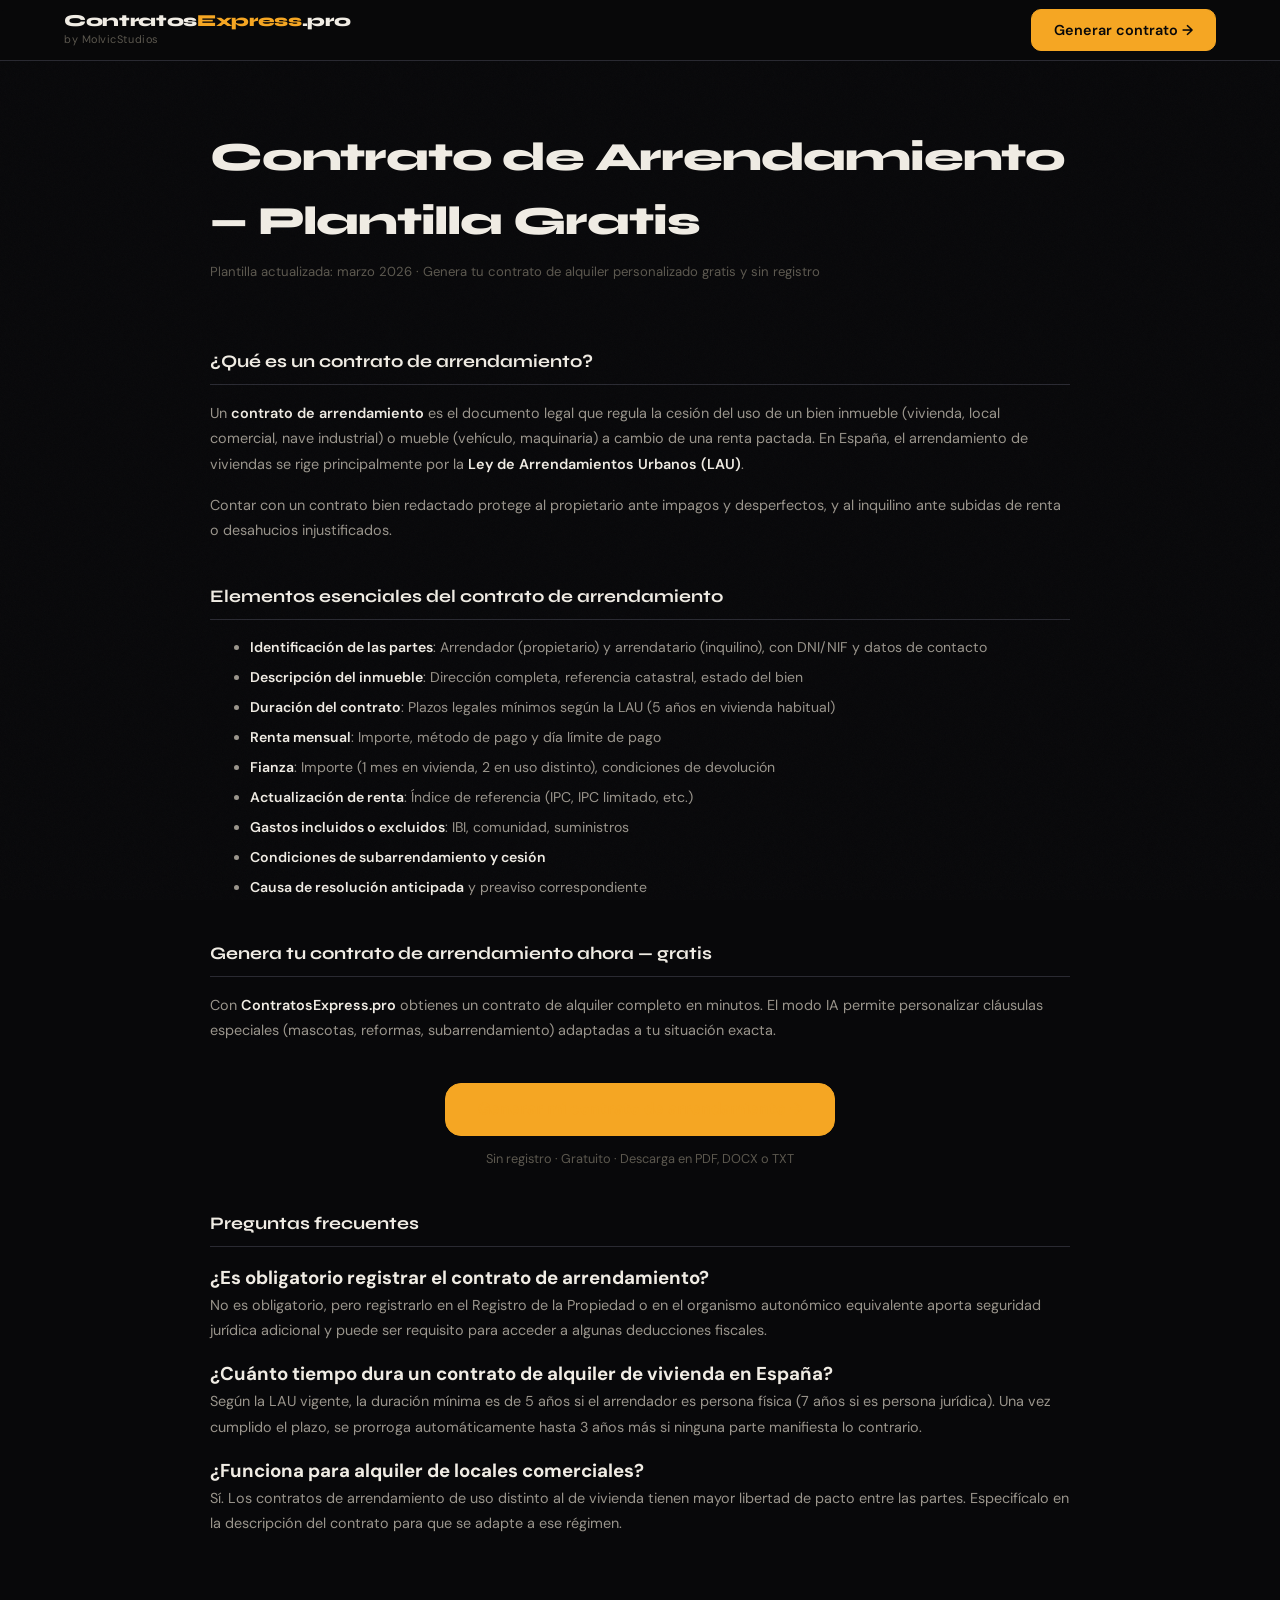
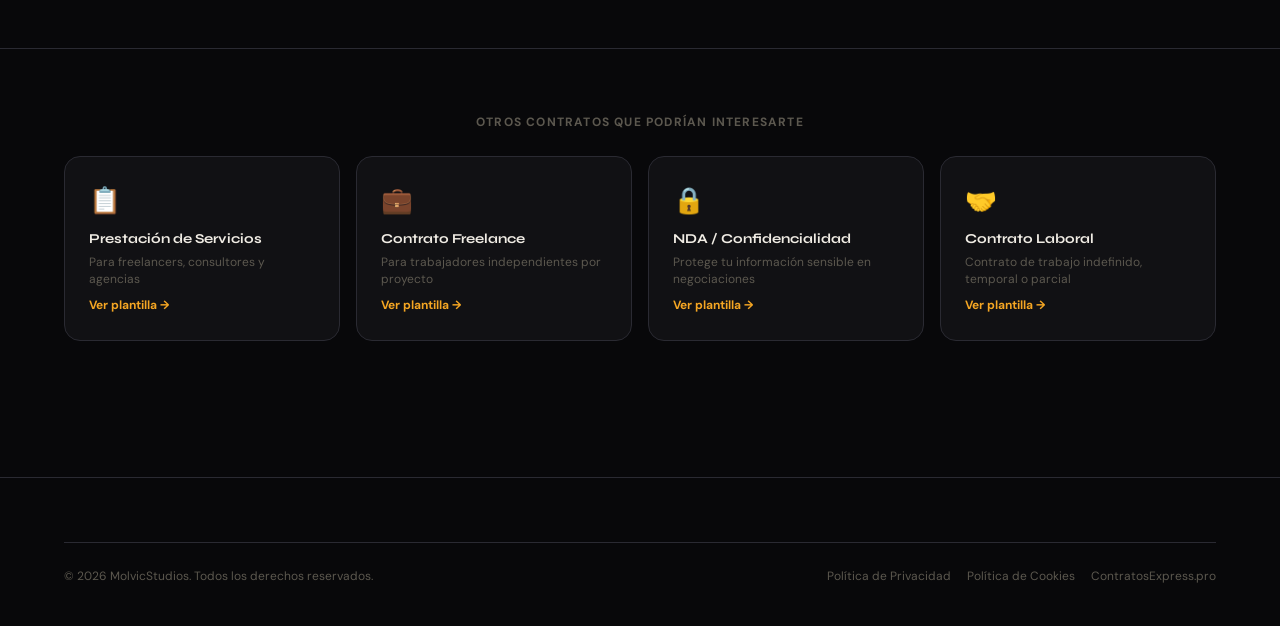
<file: contrato-arrendamiento/index.html>
<!DOCTYPE html>
<html lang="es">
<head>
  <meta charset="UTF-8">
  <meta name="viewport" content="width=device-width, initial-scale=1.0">

  <title>Contrato de Arrendamiento Gratis — Plantilla PDF y Word | ContratosExpress.pro</title>
  <meta name="description" content="Genera o descarga tu contrato de arrendamiento gratis. Plantilla profesional para alquiler de vivienda, local o bien mueble. PDF, Word y TXT. Sin registro.">
  <meta name="keywords" content="contrato arrendamiento gratis, modelo contrato alquiler, plantilla contrato arrendamiento pdf, contrato alquiler vivienda, rental agreement template">
  <meta name="robots" content="index, follow, max-image-preview:large, max-snippet:-1">
  <link rel="canonical" href="https://contratosexpress.pro/contrato-arrendamiento/">

  <meta property="og:type" content="article">
  <meta property="og:url" content="https://contratosexpress.pro/contrato-arrendamiento/">
  <meta property="og:title" content="Contrato de Arrendamiento Gratis — ContratosExpress.pro">
  <meta property="og:description" content="Plantilla y generador de contrato de arrendamiento profesional. Gratis, sin registro.">
  <meta property="og:image" content="https://contratosexpress.pro/og-image.png">
  <meta property="og:site_name" content="ContratosExpress.pro by MolvicStudios">

  <link rel="alternate" hreflang="es" href="https://contratosexpress.pro/contrato-arrendamiento/">
  <link rel="alternate" hreflang="x-default" href="https://contratosexpress.pro/contrato-arrendamiento/">

  <link rel="icon" type="image/svg+xml" href="/favicon.svg">
  <link rel="alternate icon" href="/favicon.ico">
  <link rel="apple-touch-icon" href="/apple-touch-icon.png">

  <link rel="preconnect" href="https://fonts.googleapis.com">
  <link rel="preconnect" href="https://fonts.gstatic.com" crossorigin>
  <link href="https://fonts.googleapis.com/css2?family=Syne:wght@600;700;800&family=DM+Sans:ital,opsz,wght@0,9..40,400;0,9..40,600;0,9..40,700;1,9..40,400&display=swap" rel="stylesheet">
  <link rel="stylesheet" href="/css/styles.css">

  <script type="application/ld+json">
  {
    "@context": "https://schema.org",
    "@type": "HowTo",
    "name": "Cómo crear un contrato de arrendamiento gratis",
    "description": "Genera un contrato de alquiler profesional en minutos con ContratosExpress.pro",
    "step": [
      { "@type": "HowToStep", "name": "Accede a ContratosExpress.pro", "text": "Ve a contratosexpress.pro y selecciona 'Contrato de Arrendamiento'" },
      { "@type": "HowToStep", "name": "Introduce los datos", "text": "Arrendador, arrendatario, descripción del inmueble, renta mensual, duración y fianza" },
      { "@type": "HowToStep", "name": "Genera el contrato", "text": "Elige el modo offline (plantilla LAU) o modo IA para condiciones personalizadas" },
      { "@type": "HowToStep", "name": "Descarga y firma", "text": "Descarga en .docx, .txt o PDF listo para firma por ambas partes" }
    ],
    "tool": { "@type": "HowToTool", "name": "ContratosExpress.pro" }
  }
  </script>

  <script type="application/ld+json">
  {
    "@context": "https://schema.org",
    "@type": "FAQPage",
    "mainEntity": [
      {
        "@type": "Question",
        "name": "¿Es obligatorio registrar el contrato de arrendamiento?",
        "acceptedAnswer": { "@type": "Answer", "text": "No es obligatorio, pero registrarlo en el Registro de la Propiedad o en el organismo autonómico equivalente aporta seguridad jurídica adicional y puede ser requisito para acceder a algunas deducciones fiscales." }
      },
      {
        "@type": "Question",
        "name": "¿Cuánto tiempo dura un contrato de alquiler de vivienda en España?",
        "acceptedAnswer": { "@type": "Answer", "text": "Según la LAU vigente, la duración mínima es de 5 años si el arrendador es persona física (7 años si es persona jurídica). Una vez cumplido el plazo, se prorroga automáticamente hasta 3 años más si ninguna parte manifiesta lo contrario." }
      },
      {
        "@type": "Question",
        "name": "¿Funciona para alquiler de locales comerciales?",
        "acceptedAnswer": { "@type": "Answer", "text": "Sí. Los contratos de arrendamiento de uso distinto al de vivienda tienen mayor libertad de pacto entre las partes. Especifícalo en la descripción del contrato para que se adapte a ese régimen." }
      }
    ]
  }
  </script>

  <script type="application/ld+json">
  {
    "@context": "https://schema.org",
    "@type": "BreadcrumbList",
    "itemListElement": [
      { "@type": "ListItem", "position": 1, "name": "Inicio", "item": "https://contratosexpress.pro/" },
      { "@type": "ListItem", "position": 2, "name": "Contrato de Arrendamiento", "item": "https://contratosexpress.pro/contrato-arrendamiento/" }
    ]
  }
  </script>

  <!-- InMobi Choice. Consent Manager Tag v3.0 (for TCF 2.3) -->
  <script type="text/javascript" async=true>
  (function() {
    var host = "www.themoneytizer.com";
    var element = document.createElement('script');
    var firstScript = document.getElementsByTagName('script')[0];
    var url = 'https://cmp.inmobi.com'
      .concat('/choice/', '6Fv0cGNfc_bw8', '/', host, '/choice.js?tag_version=V3');
    var uspTries = 0;
    var uspTriesLimit = 3;
    element.async = true;
    element.type = 'text/javascript';
    element.src = url;

    firstScript.parentNode.insertBefore(element, firstScript);

    function makeStub() {
      var TCF_LOCATOR_NAME = '__tcfapiLocator';
      var queue = [];
      var win = window;
      var cmpFrame;

      function addFrame() {
        var doc = win.document;
        var otherCMP = !!(win.frames[TCF_LOCATOR_NAME]);

        if (!otherCMP) {
          if (doc.body) {
            var iframe = doc.createElement('iframe');

            iframe.style.cssText = 'display:none';
            iframe.name = TCF_LOCATOR_NAME;
            doc.body.appendChild(iframe);
          } else {
            setTimeout(addFrame, 5);
          }
        }
        return !otherCMP;
      }

      function tcfAPIHandler() {
        var gdprApplies;
        var args = arguments;

        if (!args.length) {
          return queue;
        } else if (args[0] === 'setGdprApplies') {
          if (
            args.length > 3 &&
            args[2] === 2 &&
            typeof args[3] === 'boolean'
          ) {
            gdprApplies = args[3];
            if (typeof args[2] === 'function') {
              args[2]('set', true);
            }
          }
        } else if (args[0] === 'ping') {
          var retr = {
            gdprApplies: gdprApplies,
            cmpLoaded: false,
            cmpStatus: 'stub'
          };

          if (typeof args[2] === 'function') {
            args[2](retr);
          }
        } else {
          if(args[0] === 'init' && typeof args[3] === 'object') {
            args[3] = Object.assign(args[3], { tag_version: 'V3' });
          }
          queue.push(args);
        }
      }

      function postMessageEventHandler(event) {
        var msgIsString = typeof event.data === 'string';
        var json = {};

        try {
          if (msgIsString) {
            json = JSON.parse(event.data);
          } else {
            json = event.data;
          }
        } catch (ignore) {}

        var payload = json.__tcfapiCall;

        if (payload) {
          window.__tcfapi(
            payload.command,
            payload.version,
            function(retValue, success) {
              var returnMsg = {
                __tcfapiReturn: {
                  returnValue: retValue,
                  success: success,
                  callId: payload.callId
                }
              };
              if (msgIsString) {
                returnMsg = JSON.stringify(returnMsg);
              }
              if (event && event.source && event.source.postMessage) {
                event.source.postMessage(returnMsg, '*');
              }
            },
            payload.parameter
          );
        }
      }

      while (win) {
        try {
          if (win.frames[TCF_LOCATOR_NAME]) {
            cmpFrame = win;
            break;
          }
        } catch (ignore) {}

        if (win === window.top) {
          break;
        }
        win = win.parent;
      }
      if (!cmpFrame) {
        addFrame();
        win.__tcfapi = tcfAPIHandler;
        win.addEventListener('message', postMessageEventHandler, false);
      }
    };

    makeStub();

    var uspStubFunction = function() {
      var arg = arguments;
      if (typeof window.__uspapi !== uspStubFunction) {
        setTimeout(function() {
          if (typeof window.__uspapi !== 'undefined') {
            window.__uspapi.apply(window.__uspapi, arg);
          }
        }, 500);
      }
    };

    var checkIfUspIsReady = function() {
      uspTries++;
      if (window.__uspapi === uspStubFunction && uspTries < uspTriesLimit) {
        console.warn('USP is not accessible');
      } else {
        clearInterval(uspInterval);
      }
    };

    if (typeof window.__uspapi === 'undefined') {
      window.__uspapi = uspStubFunction;
      var uspInterval = setInterval(checkIfUspIsReady, 6000);
    }
  })();
  </script>
  <!-- End InMobi Choice. Consent Manager Tag v3.0 (for TCF 2.3) -->
</head>
<body>

<nav class="navbar" role="navigation" aria-label="Navegación principal">
  <div class="container">
    <div class="navbar-inner">
      <a href="/" class="navbar-brand" aria-label="ContratosExpress.pro inicio">
        <span class="navbar-brand-name">Contratos<span>Express</span>.pro</span>
        <span class="navbar-by">by MolvicStudios</span>
      </a>
      <div class="navbar-actions">
        <a href="/?type=rental" class="btn btn-primary">Generar contrato →</a>
      </div>
    </div>
  </div>
</nav>

<main>
  <div class="container">
    <div class="legal-page" style="max-width: 860px; margin: 0 auto;">

      <h1>Contrato de Arrendamiento — Plantilla Gratis</h1>
      <p class="legal-date">Plantilla actualizada: marzo 2026 · Genera tu contrato de alquiler personalizado gratis y sin registro</p>

      <h2>¿Qué es un contrato de arrendamiento?</h2>
      <p>Un <strong>contrato de arrendamiento</strong> es el documento legal que regula la cesión del uso de un bien inmueble (vivienda, local comercial, nave industrial) o mueble (vehículo, maquinaria) a cambio de una renta pactada. En España, el arrendamiento de viviendas se rige principalmente por la <strong>Ley de Arrendamientos Urbanos (LAU)</strong>.</p>
      <p>Contar con un contrato bien redactado protege al propietario ante impagos y desperfectos, y al inquilino ante subidas de renta o desahucios injustificados.</p>

      <h2>Elementos esenciales del contrato de arrendamiento</h2>
      <ul>
        <li><strong>Identificación de las partes</strong>: Arrendador (propietario) y arrendatario (inquilino), con DNI/NIF y datos de contacto</li>
        <li><strong>Descripción del inmueble</strong>: Dirección completa, referencia catastral, estado del bien</li>
        <li><strong>Duración del contrato</strong>: Plazos legales mínimos según la LAU (5 años en vivienda habitual)</li>
        <li><strong>Renta mensual</strong>: Importe, método de pago y día límite de pago</li>
        <li><strong>Fianza</strong>: Importe (1 mes en vivienda, 2 en uso distinto), condiciones de devolución</li>
        <li><strong>Actualización de renta</strong>: Índice de referencia (IPC, IPC limitado, etc.)</li>
        <li><strong>Gastos incluidos o excluidos</strong>: IBI, comunidad, suministros</li>
        <li><strong>Condiciones de subarrendamiento y cesión</strong></li>
        <li><strong>Causa de resolución anticipada</strong> y preaviso correspondiente</li>
      </ul>

      <h2>Genera tu contrato de arrendamiento ahora — gratis</h2>
      <p>Con <strong>ContratosExpress.pro</strong> obtienes un contrato de alquiler completo en minutos. El modo IA permite personalizar cláusulas especiales (mascotas, reformas, subarrendamiento) adaptadas a tu situación exacta.</p>

      <div style="text-align: center; margin: var(--space-xl) 0;">
        <a href="/?type=rental" class="btn btn-primary btn-lg">
          Generar mi contrato de arrendamiento →
        </a>
        <p style="margin-top: 12px; font-size: 0.8rem; color: var(--text-muted);">Sin registro · Gratuito · Descarga en PDF, DOCX o TXT</p>
      </div>

      <h2>Preguntas frecuentes</h2>
      <h3>¿Es obligatorio registrar el contrato de arrendamiento?</h3>
      <p>No es obligatorio, pero registrarlo en el Registro de la Propiedad o en el organismo autonómico equivalente aporta seguridad jurídica adicional y puede ser requisito para acceder a algunas deducciones fiscales.</p>

      <h3>¿Cuánto tiempo dura un contrato de alquiler de vivienda en España?</h3>
      <p>Según la LAU vigente, la duración mínima es de 5 años si el arrendador es persona física (7 años si es persona jurídica). Una vez cumplido el plazo, se prorroga automáticamente hasta 3 años más si ninguna parte manifiesta lo contrario.</p>

      <h3>¿Funciona para alquiler de locales comerciales?</h3>
      <p>Sí. Los contratos de arrendamiento de uso distinto al de vivienda tienen mayor libertad de pacto entre las partes. Especifícalo en la descripción del contrato para que se adapte a ese régimen.</p>

    </div>
  </div>
</main>

<!-- ── CONTRATOS RELACIONADOS ───────────────────────────────────────────────── -->
<section class="crosssell-section" aria-label="Otros tipos de contrato disponibles">
  <div class="container">
    <p class="crosssell-title">Otros contratos que podrían interesarte</p>
    <div class="crosssell-grid">
      <a href="/contrato-servicios/" class="crosssell-card">
        <div class="crosssell-card-icon">📋</div>
        <div class="crosssell-card-label">Prestación de Servicios</div>
        <div class="crosssell-card-desc">Para freelancers, consultores y agencias</div>
        <span class="crosssell-card-cta">Ver plantilla →</span>
      </a>
      <a href="/contrato-freelance/" class="crosssell-card">
        <div class="crosssell-card-icon">💼</div>
        <div class="crosssell-card-label">Contrato Freelance</div>
        <div class="crosssell-card-desc">Para trabajadores independientes por proyecto</div>
        <span class="crosssell-card-cta">Ver plantilla →</span>
      </a>
      <a href="/nda-confidencialidad/" class="crosssell-card">
        <div class="crosssell-card-icon">🔒</div>
        <div class="crosssell-card-label">NDA / Confidencialidad</div>
        <div class="crosssell-card-desc">Protege tu información sensible en negociaciones</div>
        <span class="crosssell-card-cta">Ver plantilla →</span>
      </a>
      <a href="/contrato-laboral/" class="crosssell-card">
        <div class="crosssell-card-icon">🤝</div>
        <div class="crosssell-card-label">Contrato Laboral</div>
        <div class="crosssell-card-desc">Contrato de trabajo indefinido, temporal o parcial</div>
        <span class="crosssell-card-cta">Ver plantilla →</span>
      </a>
    </div>
  </div>
</section>

<footer class="footer" role="contentinfo">
  <div class="container">
    <div class="footer-bottom">
      <span class="footer-rights">© 2026 MolvicStudios. Todos los derechos reservados.</span>
      <div class="footer-legal-links">
        <a href="/privacy.html">Política de Privacidad</a>
        <a href="/cookies.html">Política de Cookies</a>
        <a href="/">ContratosExpress.pro</a>
      </div>
    </div>
  </div>
</footer>

<!-- ── COOKIE BANNER ─────────────────────────────────────────────────── -->
<div class="cookie-banner" id="cookie-banner" role="dialog" aria-label="Aviso de cookies">
  <div class="cookie-banner-content">
    <p>Utilizamos cookies propias y de terceros para mostrar publicidad personalizada. Al continuar navegando, aceptas su uso.</p>
    <div class="cookie-actions">
      <button class="btn-cookie-accept" id="btn-cookie-accept" type="button">Aceptar</button>
      <a href="/cookies.html" class="btn-cookie-info">Más información</a>
    </div>
  </div>
</div>

</body>
</html>
</file>
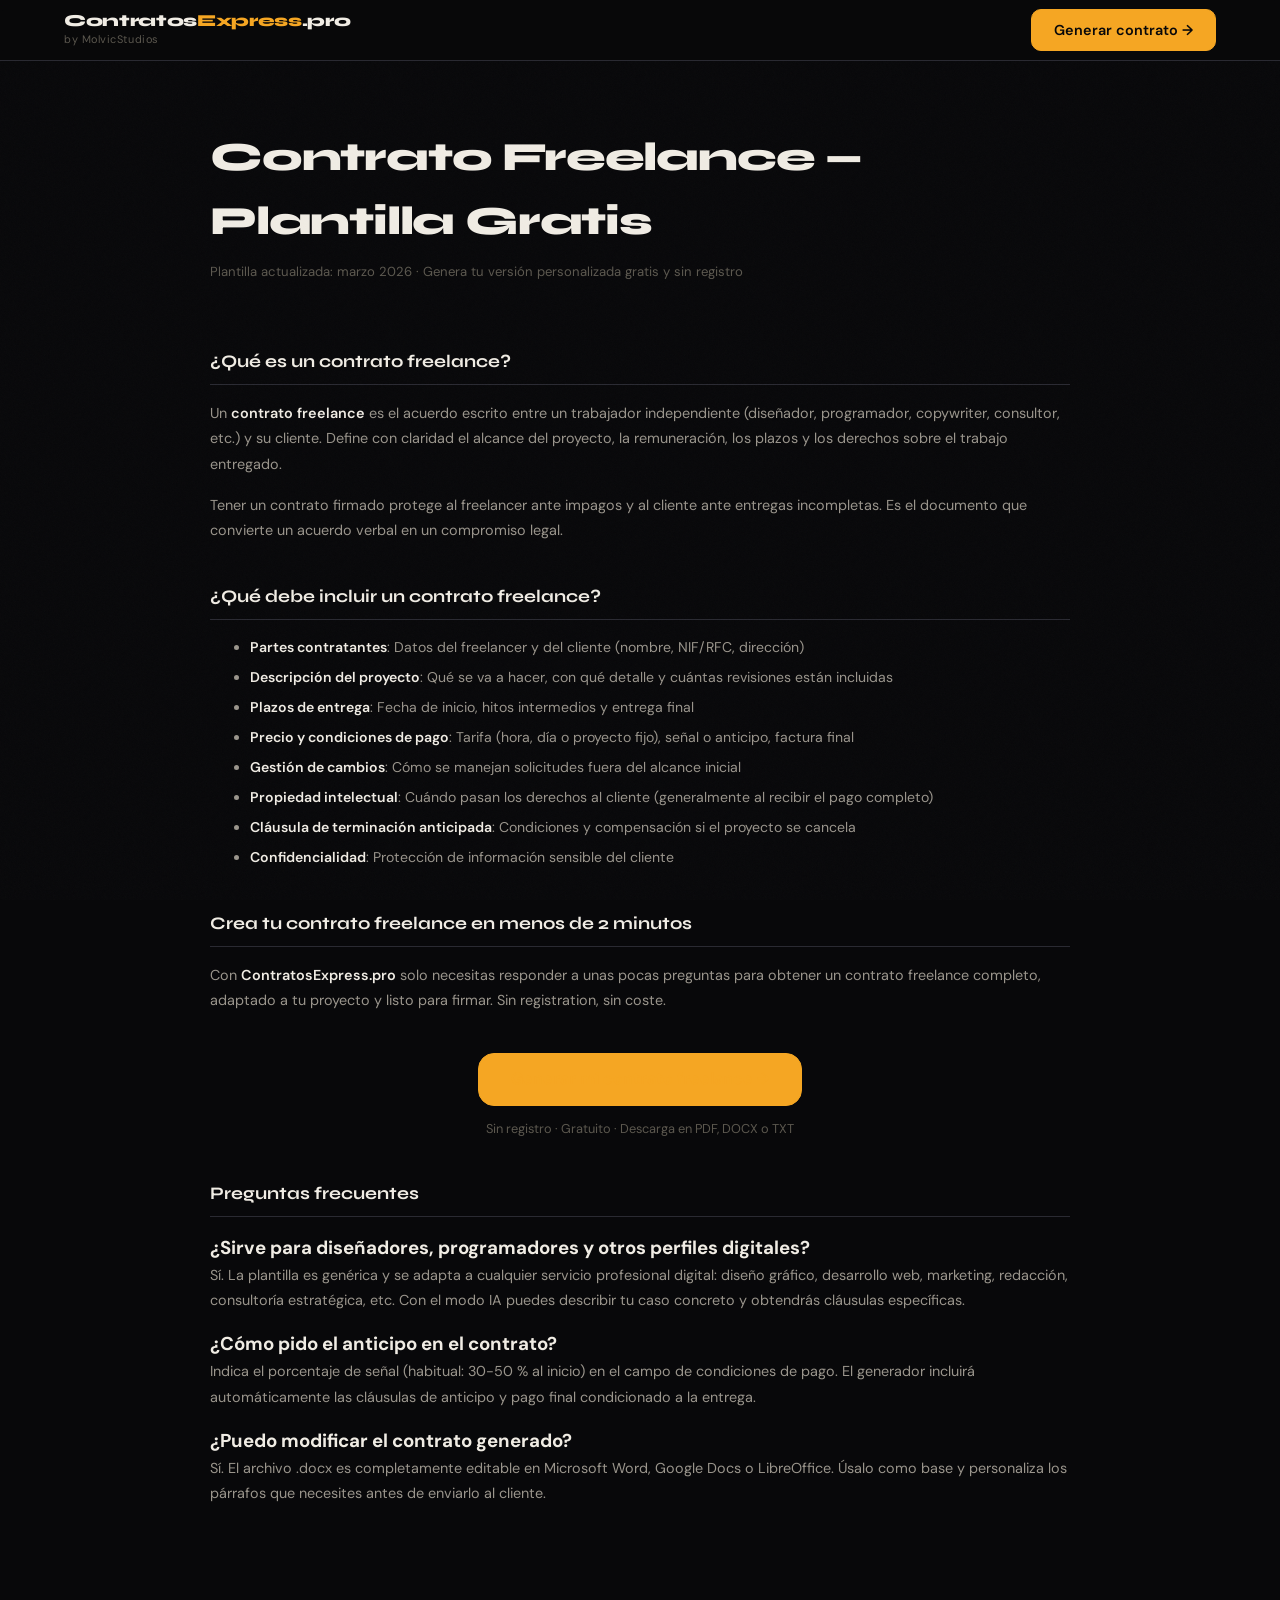
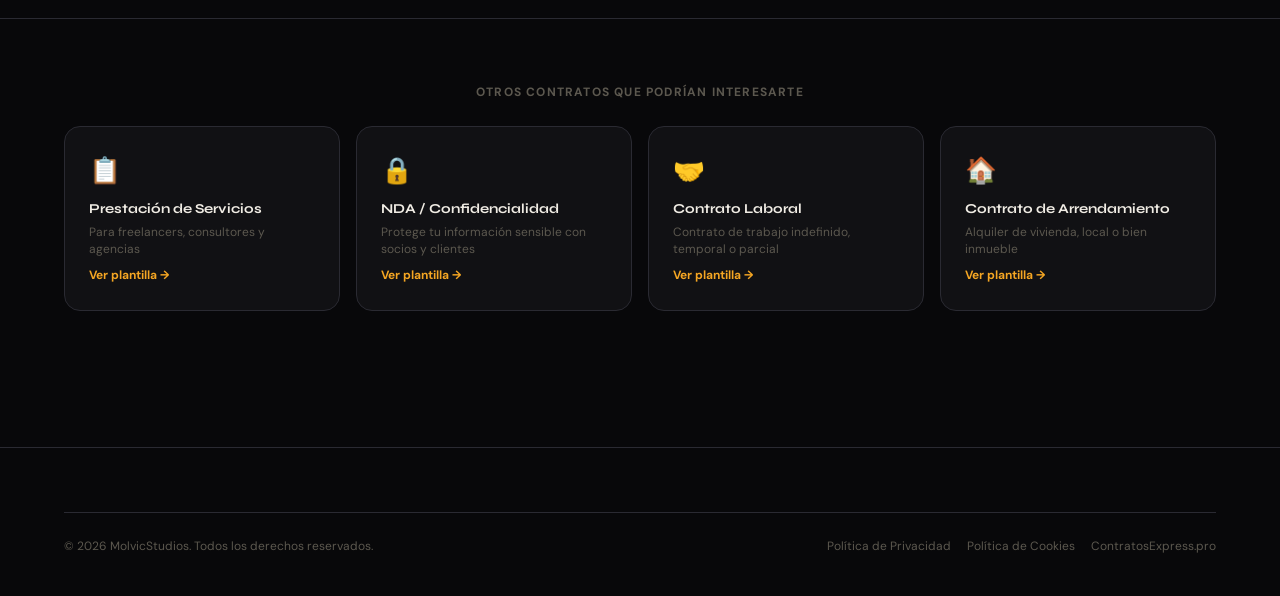
<file: contrato-freelance/index.html>
<!DOCTYPE html>
<html lang="es">
<head>
  <meta charset="UTF-8">
  <meta name="viewport" content="width=device-width, initial-scale=1.0">

  <title>Contrato Freelance Gratis — Plantilla PDF y Word | ContratosExpress.pro</title>
  <meta name="description" content="Genera o descarga tu contrato freelance gratis. Plantilla profesional para trabajos por proyecto, diseño, programación o consultoría. PDF, Word y TXT. Sin registro.">
  <meta name="keywords" content="contrato freelance gratis, modelo contrato freelance, plantilla contrato freelance pdf, contrato trabajo independiente, freelance contract template">
  <meta name="robots" content="index, follow, max-image-preview:large, max-snippet:-1">
  <link rel="canonical" href="https://contratosexpress.pro/contrato-freelance/">

  <meta property="og:type" content="article">
  <meta property="og:url" content="https://contratosexpress.pro/contrato-freelance/">
  <meta property="og:title" content="Contrato Freelance Gratis — ContratosExpress.pro">
  <meta property="og:description" content="Plantilla y generador de contrato freelance profesional. Gratis, sin registro.">
  <meta property="og:image" content="https://contratosexpress.pro/og-image.png">
  <meta property="og:site_name" content="ContratosExpress.pro by MolvicStudios">

  <link rel="alternate" hreflang="es" href="https://contratosexpress.pro/contrato-freelance/">
  <link rel="alternate" hreflang="x-default" href="https://contratosexpress.pro/contrato-freelance/">

  <link rel="icon" type="image/svg+xml" href="/favicon.svg">
  <link rel="alternate icon" href="/favicon.ico">
  <link rel="apple-touch-icon" href="/apple-touch-icon.png">

  <link rel="preconnect" href="https://fonts.googleapis.com">
  <link rel="preconnect" href="https://fonts.gstatic.com" crossorigin>
  <link href="https://fonts.googleapis.com/css2?family=Syne:wght@600;700;800&family=DM+Sans:ital,opsz,wght@0,9..40,400;0,9..40,600;0,9..40,700;1,9..40,400&display=swap" rel="stylesheet">
  <link rel="stylesheet" href="/css/styles.css">

  <script type="application/ld+json">
  {
    "@context": "https://schema.org",
    "@type": "HowTo",
    "name": "Cómo crear un contrato freelance gratis",
    "description": "Genera un contrato freelance profesional en minutos con ContratosExpress.pro",
    "step": [
      { "@type": "HowToStep", "name": "Accede a ContratosExpress.pro", "text": "Ve a contratosexpress.pro y selecciona 'Contrato Freelance'" },
      { "@type": "HowToStep", "name": "Describe el proyecto", "text": "Introduce cliente, tipo de trabajo, precio, plazos y condiciones de pago" },
      { "@type": "HowToStep", "name": "Genera el contrato", "text": "Elige modo offline o IA y pulsa 'Generar Contrato'" },
      { "@type": "HowToStep", "name": "Descarga", "text": "Descarga en .txt, .docx o exporta a PDF listo para firmar" }
    ],
    "tool": { "@type": "HowToTool", "name": "ContratosExpress.pro" }
  }
  </script>

  <script type="application/ld+json">
  {
    "@context": "https://schema.org",
    "@type": "FAQPage",
    "mainEntity": [
      {
        "@type": "Question",
        "name": "¿Sirve para diseñadores, programadores y otros perfiles digitales?",
        "acceptedAnswer": { "@type": "Answer", "text": "Sí. La plantilla es genérica y se adapta a cualquier servicio profesional digital: diseño gráfico, desarrollo web, marketing, redacción, consultoría estratégica, etc. Con el modo IA puedes describir tu caso concreto." }
      },
      {
        "@type": "Question",
        "name": "¿Cómo pido el anticipo en el contrato?",
        "acceptedAnswer": { "@type": "Answer", "text": "Indica el porcentaje de señal (habitual: 30-50 % al inicio) en el campo de condiciones de pago. El generador incluirá automáticamente las cláusulas de anticipo y pago final condicionado a la entrega." }
      },
      {
        "@type": "Question",
        "name": "¿Puedo modificar el contrato generado?",
        "acceptedAnswer": { "@type": "Answer", "text": "Sí. El archivo .docx es completamente editable en Microsoft Word, Google Docs o LibreOffice. Úsalo como base y personaliza los párrafos que necesites antes de enviarlo al cliente." }
      }
    ]
  }
  </script>

  <script type="application/ld+json">
  {
    "@context": "https://schema.org",
    "@type": "BreadcrumbList",
    "itemListElement": [
      { "@type": "ListItem", "position": 1, "name": "Inicio", "item": "https://contratosexpress.pro/" },
      { "@type": "ListItem", "position": 2, "name": "Contrato Freelance", "item": "https://contratosexpress.pro/contrato-freelance/" }
    ]
  }
  </script>

  <!-- InMobi Choice. Consent Manager Tag v3.0 (for TCF 2.3) -->
  <script type="text/javascript" async=true>
  (function() {
    var host = "www.themoneytizer.com";
    var element = document.createElement('script');
    var firstScript = document.getElementsByTagName('script')[0];
    var url = 'https://cmp.inmobi.com'
      .concat('/choice/', '6Fv0cGNfc_bw8', '/', host, '/choice.js?tag_version=V3');
    var uspTries = 0;
    var uspTriesLimit = 3;
    element.async = true;
    element.type = 'text/javascript';
    element.src = url;

    firstScript.parentNode.insertBefore(element, firstScript);

    function makeStub() {
      var TCF_LOCATOR_NAME = '__tcfapiLocator';
      var queue = [];
      var win = window;
      var cmpFrame;

      function addFrame() {
        var doc = win.document;
        var otherCMP = !!(win.frames[TCF_LOCATOR_NAME]);

        if (!otherCMP) {
          if (doc.body) {
            var iframe = doc.createElement('iframe');

            iframe.style.cssText = 'display:none';
            iframe.name = TCF_LOCATOR_NAME;
            doc.body.appendChild(iframe);
          } else {
            setTimeout(addFrame, 5);
          }
        }
        return !otherCMP;
      }

      function tcfAPIHandler() {
        var gdprApplies;
        var args = arguments;

        if (!args.length) {
          return queue;
        } else if (args[0] === 'setGdprApplies') {
          if (
            args.length > 3 &&
            args[2] === 2 &&
            typeof args[3] === 'boolean'
          ) {
            gdprApplies = args[3];
            if (typeof args[2] === 'function') {
              args[2]('set', true);
            }
          }
        } else if (args[0] === 'ping') {
          var retr = {
            gdprApplies: gdprApplies,
            cmpLoaded: false,
            cmpStatus: 'stub'
          };

          if (typeof args[2] === 'function') {
            args[2](retr);
          }
        } else {
          if(args[0] === 'init' && typeof args[3] === 'object') {
            args[3] = Object.assign(args[3], { tag_version: 'V3' });
          }
          queue.push(args);
        }
      }

      function postMessageEventHandler(event) {
        var msgIsString = typeof event.data === 'string';
        var json = {};

        try {
          if (msgIsString) {
            json = JSON.parse(event.data);
          } else {
            json = event.data;
          }
        } catch (ignore) {}

        var payload = json.__tcfapiCall;

        if (payload) {
          window.__tcfapi(
            payload.command,
            payload.version,
            function(retValue, success) {
              var returnMsg = {
                __tcfapiReturn: {
                  returnValue: retValue,
                  success: success,
                  callId: payload.callId
                }
              };
              if (msgIsString) {
                returnMsg = JSON.stringify(returnMsg);
              }
              if (event && event.source && event.source.postMessage) {
                event.source.postMessage(returnMsg, '*');
              }
            },
            payload.parameter
          );
        }
      }

      while (win) {
        try {
          if (win.frames[TCF_LOCATOR_NAME]) {
            cmpFrame = win;
            break;
          }
        } catch (ignore) {}

        if (win === window.top) {
          break;
        }
        win = win.parent;
      }
      if (!cmpFrame) {
        addFrame();
        win.__tcfapi = tcfAPIHandler;
        win.addEventListener('message', postMessageEventHandler, false);
      }
    };

    makeStub();

    var uspStubFunction = function() {
      var arg = arguments;
      if (typeof window.__uspapi !== uspStubFunction) {
        setTimeout(function() {
          if (typeof window.__uspapi !== 'undefined') {
            window.__uspapi.apply(window.__uspapi, arg);
          }
        }, 500);
      }
    };

    var checkIfUspIsReady = function() {
      uspTries++;
      if (window.__uspapi === uspStubFunction && uspTries < uspTriesLimit) {
        console.warn('USP is not accessible');
      } else {
        clearInterval(uspInterval);
      }
    };

    if (typeof window.__uspapi === 'undefined') {
      window.__uspapi = uspStubFunction;
      var uspInterval = setInterval(checkIfUspIsReady, 6000);
    }
  })();
  </script>
  <!-- End InMobi Choice. Consent Manager Tag v3.0 (for TCF 2.3) -->
</head>
<body>

<nav class="navbar" role="navigation" aria-label="Navegación principal">
  <div class="container">
    <div class="navbar-inner">
      <a href="/" class="navbar-brand" aria-label="ContratosExpress.pro inicio">
        <span class="navbar-brand-name">Contratos<span>Express</span>.pro</span>
        <span class="navbar-by">by MolvicStudios</span>
      </a>
      <div class="navbar-actions">
        <a href="/?type=freelance" class="btn btn-primary">Generar contrato →</a>
      </div>
    </div>
  </div>
</nav>

<main>
  <div class="container">
    <div class="legal-page" style="max-width: 860px; margin: 0 auto;">

      <h1>Contrato Freelance — Plantilla Gratis</h1>
      <p class="legal-date">Plantilla actualizada: marzo 2026 · Genera tu versión personalizada gratis y sin registro</p>

      <h2>¿Qué es un contrato freelance?</h2>
      <p>Un <strong>contrato freelance</strong> es el acuerdo escrito entre un trabajador independiente (diseñador, programador, copywriter, consultor, etc.) y su cliente. Define con claridad el alcance del proyecto, la remuneración, los plazos y los derechos sobre el trabajo entregado.</p>
      <p>Tener un contrato firmado protege al freelancer ante impagos y al cliente ante entregas incompletas. Es el documento que convierte un acuerdo verbal en un compromiso legal.</p>

      <h2>¿Qué debe incluir un contrato freelance?</h2>
      <ul>
        <li><strong>Partes contratantes</strong>: Datos del freelancer y del cliente (nombre, NIF/RFC, dirección)</li>
        <li><strong>Descripción del proyecto</strong>: Qué se va a hacer, con qué detalle y cuántas revisiones están incluidas</li>
        <li><strong>Plazos de entrega</strong>: Fecha de inicio, hitos intermedios y entrega final</li>
        <li><strong>Precio y condiciones de pago</strong>: Tarifa (hora, día o proyecto fijo), señal o anticipo, factura final</li>
        <li><strong>Gestión de cambios</strong>: Cómo se manejan solicitudes fuera del alcance inicial</li>
        <li><strong>Propiedad intelectual</strong>: Cuándo pasan los derechos al cliente (generalmente al recibir el pago completo)</li>
        <li><strong>Cláusula de terminación anticipada</strong>: Condiciones y compensación si el proyecto se cancela</li>
        <li><strong>Confidencialidad</strong>: Protección de información sensible del cliente</li>
      </ul>

      <h2>Crea tu contrato freelance en menos de 2 minutos</h2>
      <p>Con <strong>ContratosExpress.pro</strong> solo necesitas responder a unas pocas preguntas para obtener un contrato freelance completo, adaptado a tu proyecto y listo para firmar. Sin registration, sin coste.</p>

      <div style="text-align: center; margin: var(--space-xl) 0;">
        <a href="/?type=freelance" class="btn btn-primary btn-lg">
          Generar mi contrato freelance →
        </a>
        <p style="margin-top: 12px; font-size: 0.8rem; color: var(--text-muted);">Sin registro · Gratuito · Descarga en PDF, DOCX o TXT</p>
      </div>

      <h2>Preguntas frecuentes</h2>
      <h3>¿Sirve para diseñadores, programadores y otros perfiles digitales?</h3>
      <p>Sí. La plantilla es genérica y se adapta a cualquier servicio profesional digital: diseño gráfico, desarrollo web, marketing, redacción, consultoría estratégica, etc. Con el modo IA puedes describir tu caso concreto y obtendrás cláusulas específicas.</p>

      <h3>¿Cómo pido el anticipo en el contrato?</h3>
      <p>Indica el porcentaje de señal (habitual: 30-50 % al inicio) en el campo de condiciones de pago. El generador incluirá automáticamente las cláusulas de anticipo y pago final condicionado a la entrega.</p>

      <h3>¿Puedo modificar el contrato generado?</h3>
      <p>Sí. El archivo .docx es completamente editable en Microsoft Word, Google Docs o LibreOffice. Úsalo como base y personaliza los párrafos que necesites antes de enviarlo al cliente.</p>

    </div>
  </div>
</main>

<!-- ── CONTRATOS RELACIONADOS ───────────────────────────────────────────────── -->
<section class="crosssell-section" aria-label="Otros tipos de contrato disponibles">
  <div class="container">
    <p class="crosssell-title">Otros contratos que podrían interesarte</p>
    <div class="crosssell-grid">
      <a href="/contrato-servicios/" class="crosssell-card">
        <div class="crosssell-card-icon">📋</div>
        <div class="crosssell-card-label">Prestación de Servicios</div>
        <div class="crosssell-card-desc">Para freelancers, consultores y agencias</div>
        <span class="crosssell-card-cta">Ver plantilla →</span>
      </a>
      <a href="/nda-confidencialidad/" class="crosssell-card">
        <div class="crosssell-card-icon">🔒</div>
        <div class="crosssell-card-label">NDA / Confidencialidad</div>
        <div class="crosssell-card-desc">Protege tu información sensible con socios y clientes</div>
        <span class="crosssell-card-cta">Ver plantilla →</span>
      </a>
      <a href="/contrato-laboral/" class="crosssell-card">
        <div class="crosssell-card-icon">🤝</div>
        <div class="crosssell-card-label">Contrato Laboral</div>
        <div class="crosssell-card-desc">Contrato de trabajo indefinido, temporal o parcial</div>
        <span class="crosssell-card-cta">Ver plantilla →</span>
      </a>
      <a href="/contrato-arrendamiento/" class="crosssell-card">
        <div class="crosssell-card-icon">🏠</div>
        <div class="crosssell-card-label">Contrato de Arrendamiento</div>
        <div class="crosssell-card-desc">Alquiler de vivienda, local o bien inmueble</div>
        <span class="crosssell-card-cta">Ver plantilla →</span>
      </a>
    </div>
  </div>
</section>

<footer class="footer" role="contentinfo">
  <div class="container">
    <div class="footer-bottom">
      <span class="footer-rights">© 2026 MolvicStudios. Todos los derechos reservados.</span>
      <div class="footer-legal-links">
        <a href="/privacy.html">Política de Privacidad</a>
        <a href="/cookies.html">Política de Cookies</a>
        <a href="/">ContratosExpress.pro</a>
      </div>
    </div>
  </div>
</footer>

<!-- ── COOKIE BANNER ─────────────────────────────────────────────────── -->
<div class="cookie-banner" id="cookie-banner" role="dialog" aria-label="Aviso de cookies">
  <div class="cookie-banner-content">
    <p>Utilizamos cookies propias y de terceros para mostrar publicidad personalizada. Al continuar navegando, aceptas su uso.</p>
    <div class="cookie-actions">
      <button class="btn-cookie-accept" id="btn-cookie-accept" type="button">Aceptar</button>
      <a href="/cookies.html" class="btn-cookie-info">Más información</a>
    </div>
  </div>
</div>

</body>
</html>
</file>
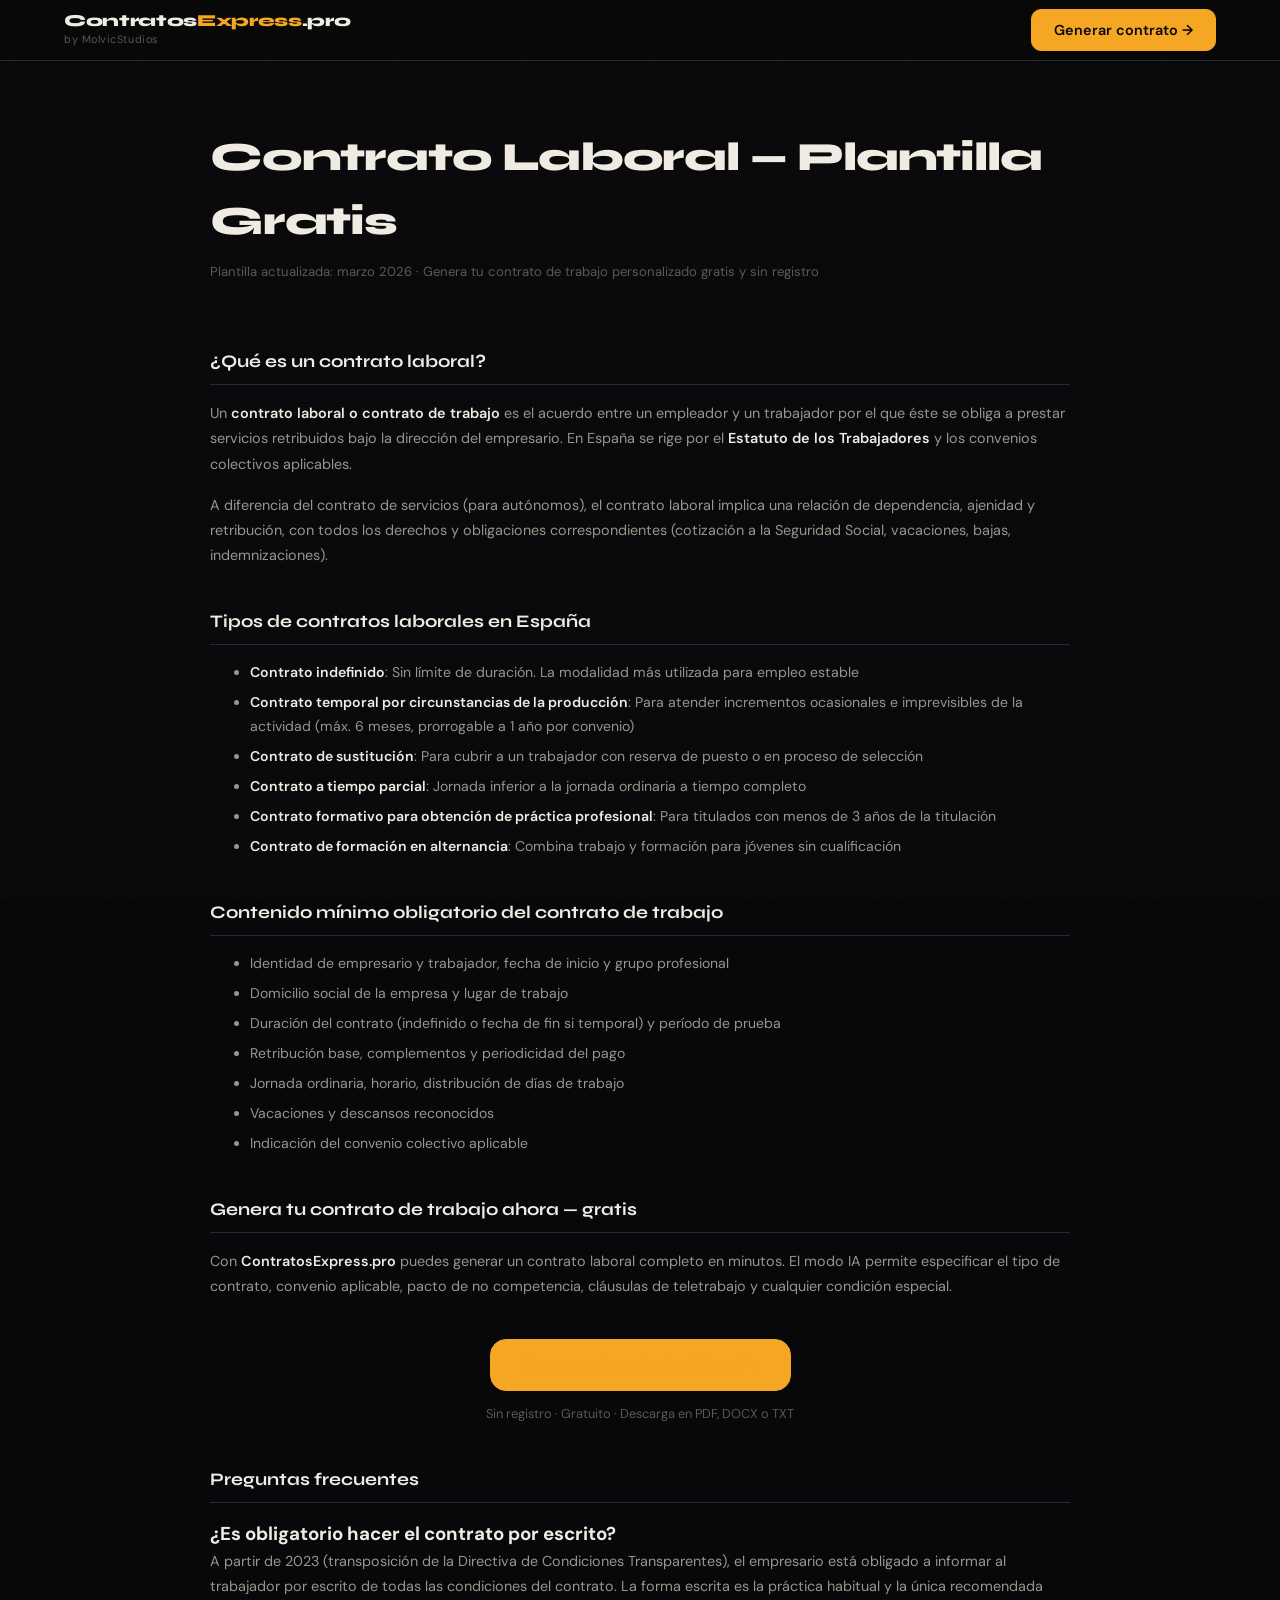
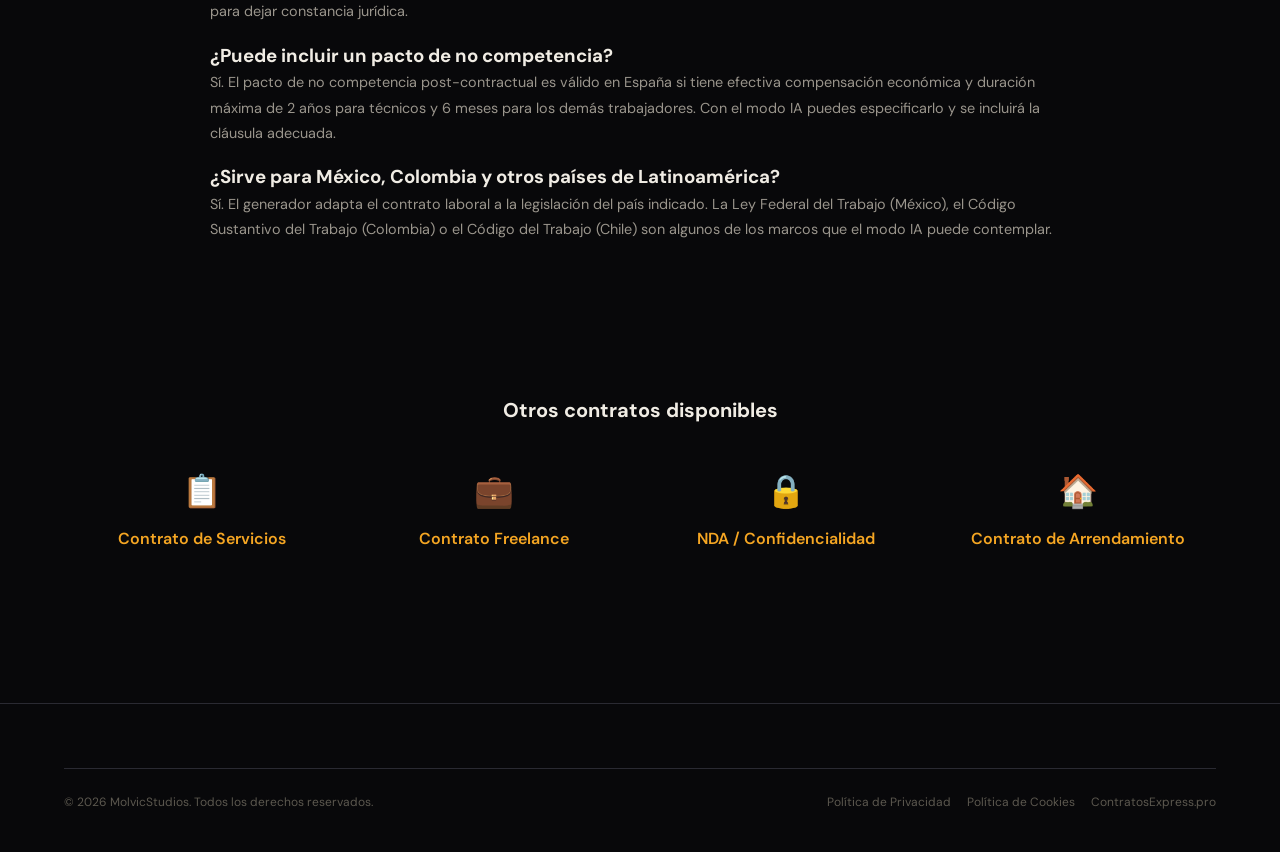
<file: contrato-laboral/index.html>
<!DOCTYPE html>
<html lang="es">
<head>
  <meta charset="UTF-8">
  <meta name="viewport" content="width=device-width, initial-scale=1.0">

  <title>Contrato Laboral Gratis — Plantilla PDF y Word | ContratosExpress.pro</title>
  <meta name="description" content="Genera o descarga tu contrato laboral gratis. Plantilla profesional para contrato indefinido, temporal, a tiempo parcial o de prácticas. PDF, Word y TXT. Sin registro.">
  <meta name="keywords" content="contrato laboral gratis, modelo contrato trabajo, plantilla contrato laboral pdf, contrato indefinido, employment contract template, contrato trabajo gratis">
  <meta name="robots" content="index, follow, max-image-preview:large, max-snippet:-1">
  <link rel="canonical" href="https://contratosexpress.pro/contrato-laboral/">

  <meta property="og:type" content="article">
  <meta property="og:url" content="https://contratosexpress.pro/contrato-laboral/">
  <meta property="og:title" content="Contrato Laboral Gratis — ContratosExpress.pro">
  <meta property="og:description" content="Plantilla y generador de contrato de trabajo profesional. Gratis, sin registro.">
  <meta property="og:image" content="https://contratosexpress.pro/og-image.png">
  <meta property="og:site_name" content="ContratosExpress.pro by MolvicStudios">

  <link rel="alternate" hreflang="es" href="https://contratosexpress.pro/contrato-laboral/">
  <link rel="alternate" hreflang="x-default" href="https://contratosexpress.pro/contrato-laboral/">

  <link rel="icon" type="image/svg+xml" href="/favicon.svg">
  <link rel="alternate icon" href="/favicon.ico">
  <link rel="apple-touch-icon" href="/apple-touch-icon.png">

  <link rel="preconnect" href="https://fonts.googleapis.com">
  <link rel="preconnect" href="https://fonts.gstatic.com" crossorigin>
  <link href="https://fonts.googleapis.com/css2?family=Syne:wght@600;700;800&family=DM+Sans:ital,opsz,wght@0,9..40,400;0,9..40,600;0,9..40,700;1,9..40,400&display=swap" rel="stylesheet">
  <link rel="stylesheet" href="/css/styles.css">

  <script type="application/ld+json">
  {
    "@context": "https://schema.org",
    "@type": "HowTo",
    "name": "Cómo crear un contrato de trabajo gratis",
    "description": "Genera un contrato laboral profesional en minutos con ContratosExpress.pro",
    "step": [
      { "@type": "HowToStep", "name": "Accede a ContratosExpress.pro", "text": "Ve a contratosexpress.pro y selecciona 'Contrato Laboral'" },
      { "@type": "HowToStep", "name": "Introduce los datos", "text": "Empresa, trabajador, puesto, salario, jornada, tipo de contrato y duración" },
      { "@type": "HowToStep", "name": "Genera el contrato", "text": "Elige modo offline (plantilla ET) o modo IA para condiciones personalizadas" },
      { "@type": "HowToStep", "name": "Descarga y firma", "text": "Descarga en .docx, .txt o PDF listo para firmar por empresa y trabajador" }
    ],
    "tool": { "@type": "HowToTool", "name": "ContratosExpress.pro" }
  }
  </script>

  <script type="application/ld+json">
  {
    "@context": "https://schema.org",
    "@type": "FAQPage",
    "mainEntity": [
      {
        "@type": "Question",
        "name": "¿Es obligatorio hacer el contrato laboral por escrito?",
        "acceptedAnswer": {
          "@type": "Answer",
          "text": "A partir de 2023 (transposición de la Directiva de Condiciones Transparentes), el empresario está obligado a informar al trabajador por escrito de todas las condiciones esenciales del contrato. La forma escrita es la práctica habitual y la única recomendada para garantizar seguridad jurídica a ambas partes."
        }
      },
      {
        "@type": "Question",
        "name": "¿Puede el contrato laboral incluir un pacto de no competencia?",
        "acceptedAnswer": {
          "@type": "Answer",
          "text": "Sí. El pacto de no competencia post-contractual es válido en España siempre que incluya compensación económica adecuada y no supere los 2 años para personal técnico ni 6 meses para otros trabajadores."
        }
      },
      {
        "@type": "Question",
        "name": "¿Sirve para México, Colombia y otros países de Latinoamérica?",
        "acceptedAnswer": {
          "@type": "Answer",
          "text": "Sí. El generador adapta el contrato laboral a la legislación del país indicado: Ley Federal del Trabajo (México), Código Sustantivo del Trabajo (Colombia), Código del Trabajo (Chile) y otras normativas latinoamericanas."
        }
      }
    ]
  }
  </script>

  <script type="application/ld+json">
  {
    "@context": "https://schema.org",
    "@type": "BreadcrumbList",
    "itemListElement": [
      { "@type": "ListItem", "position": 1, "name": "Inicio", "item": "https://contratosexpress.pro/" },
      { "@type": "ListItem", "position": 2, "name": "Contrato Laboral", "item": "https://contratosexpress.pro/contrato-laboral/" }
    ]
  }
  </script>

  <!-- InMobi Choice. Consent Manager Tag v3.0 (for TCF 2.3) -->
  <script type="text/javascript" async=true>
  (function() {
    var host = "www.themoneytizer.com";
    var element = document.createElement('script');
    var firstScript = document.getElementsByTagName('script')[0];
    var url = 'https://cmp.inmobi.com'
      .concat('/choice/', '6Fv0cGNfc_bw8', '/', host, '/choice.js?tag_version=V3');
    var uspTries = 0;
    var uspTriesLimit = 3;
    element.async = true;
    element.type = 'text/javascript';
    element.src = url;

    firstScript.parentNode.insertBefore(element, firstScript);

    function makeStub() {
      var TCF_LOCATOR_NAME = '__tcfapiLocator';
      var queue = [];
      var win = window;
      var cmpFrame;

      function addFrame() {
        var doc = win.document;
        var otherCMP = !!(win.frames[TCF_LOCATOR_NAME]);

        if (!otherCMP) {
          if (doc.body) {
            var iframe = doc.createElement('iframe');

            iframe.style.cssText = 'display:none';
            iframe.name = TCF_LOCATOR_NAME;
            doc.body.appendChild(iframe);
          } else {
            setTimeout(addFrame, 5);
          }
        }
        return !otherCMP;
      }

      function tcfAPIHandler() {
        var gdprApplies;
        var args = arguments;

        if (!args.length) {
          return queue;
        } else if (args[0] === 'setGdprApplies') {
          if (
            args.length > 3 &&
            args[2] === 2 &&
            typeof args[3] === 'boolean'
          ) {
            gdprApplies = args[3];
            if (typeof args[2] === 'function') {
              args[2]('set', true);
            }
          }
        } else if (args[0] === 'ping') {
          var retr = {
            gdprApplies: gdprApplies,
            cmpLoaded: false,
            cmpStatus: 'stub'
          };

          if (typeof args[2] === 'function') {
            args[2](retr);
          }
        } else {
          if(args[0] === 'init' && typeof args[3] === 'object') {
            args[3] = Object.assign(args[3], { tag_version: 'V3' });
          }
          queue.push(args);
        }
      }

      function postMessageEventHandler(event) {
        var msgIsString = typeof event.data === 'string';
        var json = {};

        try {
          if (msgIsString) {
            json = JSON.parse(event.data);
          } else {
            json = event.data;
          }
        } catch (ignore) {}

        var payload = json.__tcfapiCall;

        if (payload) {
          window.__tcfapi(
            payload.command,
            payload.version,
            function(retValue, success) {
              var returnMsg = {
                __tcfapiReturn: {
                  returnValue: retValue,
                  success: success,
                  callId: payload.callId
                }
              };
              if (msgIsString) {
                returnMsg = JSON.stringify(returnMsg);
              }
              if (event && event.source && event.source.postMessage) {
                event.source.postMessage(returnMsg, '*');
              }
            },
            payload.parameter
          );
        }
      }

      while (win) {
        try {
          if (win.frames[TCF_LOCATOR_NAME]) {
            cmpFrame = win;
            break;
          }
        } catch (ignore) {}

        if (win === window.top) {
          break;
        }
        win = win.parent;
      }
      if (!cmpFrame) {
        addFrame();
        win.__tcfapi = tcfAPIHandler;
        win.addEventListener('message', postMessageEventHandler, false);
      }
    };

    makeStub();

    var uspStubFunction = function() {
      var arg = arguments;
      if (typeof window.__uspapi !== uspStubFunction) {
        setTimeout(function() {
          if (typeof window.__uspapi !== 'undefined') {
            window.__uspapi.apply(window.__uspapi, arg);
          }
        }, 500);
      }
    };

    var checkIfUspIsReady = function() {
      uspTries++;
      if (window.__uspapi === uspStubFunction && uspTries < uspTriesLimit) {
        console.warn('USP is not accessible');
      } else {
        clearInterval(uspInterval);
      }
    };

    if (typeof window.__uspapi === 'undefined') {
      window.__uspapi = uspStubFunction;
      var uspInterval = setInterval(checkIfUspIsReady, 6000);
    }
  })();
  </script>
  <!-- End InMobi Choice. Consent Manager Tag v3.0 (for TCF 2.3) -->
</head>
<body>

<nav class="navbar" role="navigation" aria-label="Navegación principal">
  <div class="container">
    <div class="navbar-inner">
      <a href="/" class="navbar-brand" aria-label="ContratosExpress.pro inicio">
        <span class="navbar-brand-name">Contratos<span>Express</span>.pro</span>
        <span class="navbar-by">by MolvicStudios</span>
      </a>
      <div class="navbar-actions">
        <a href="/?type=employment" class="btn btn-primary">Generar contrato →</a>
      </div>
    </div>
  </div>
</nav>

<main>
  <div class="container">
    <div class="legal-page" style="max-width: 860px; margin: 0 auto;">

      <h1>Contrato Laboral — Plantilla Gratis</h1>
      <p class="legal-date">Plantilla actualizada: marzo 2026 · Genera tu contrato de trabajo personalizado gratis y sin registro</p>

      <h2>¿Qué es un contrato laboral?</h2>
      <p>Un <strong>contrato laboral o contrato de trabajo</strong> es el acuerdo entre un empleador y un trabajador por el que éste se obliga a prestar servicios retribuidos bajo la dirección del empresario. En España se rige por el <strong>Estatuto de los Trabajadores</strong> y los convenios colectivos aplicables.</p>
      <p>A diferencia del contrato de servicios (para autónomos), el contrato laboral implica una relación de dependencia, ajenidad y retribución, con todos los derechos y obligaciones correspondientes (cotización a la Seguridad Social, vacaciones, bajas, indemnizaciones).</p>

      <h2>Tipos de contratos laborales en España</h2>
      <ul>
        <li><strong>Contrato indefinido</strong>: Sin límite de duración. La modalidad más utilizada para empleo estable</li>
        <li><strong>Contrato temporal por circunstancias de la producción</strong>: Para atender incrementos ocasionales e imprevisibles de la actividad (máx. 6 meses, prorrogable a 1 año por convenio)</li>
        <li><strong>Contrato de sustitución</strong>: Para cubrir a un trabajador con reserva de puesto o en proceso de selección</li>
        <li><strong>Contrato a tiempo parcial</strong>: Jornada inferior a la jornada ordinaria a tiempo completo</li>
        <li><strong>Contrato formativo para obtención de práctica profesional</strong>: Para titulados con menos de 3 años de la titulación</li>
        <li><strong>Contrato de formación en alternancia</strong>: Combina trabajo y formación para jóvenes sin cualificación</li>
      </ul>

      <h2>Contenido mínimo obligatorio del contrato de trabajo</h2>
      <ul>
        <li>Identidad de empresario y trabajador, fecha de inicio y grupo profesional</li>
        <li>Domicilio social de la empresa y lugar de trabajo</li>
        <li>Duración del contrato (indefinido o fecha de fin si temporal) y período de prueba</li>
        <li>Retribución base, complementos y periodicidad del pago</li>
        <li>Jornada ordinaria, horario, distribución de días de trabajo</li>
        <li>Vacaciones y descansos reconocidos</li>
        <li>Indicación del convenio colectivo aplicable</li>
      </ul>

      <h2>Genera tu contrato de trabajo ahora — gratis</h2>
      <p>Con <strong>ContratosExpress.pro</strong> puedes generar un contrato laboral completo en minutos. El modo IA permite especificar el tipo de contrato, convenio aplicable, pacto de no competencia, cláusulas de teletrabajo y cualquier condición especial.</p>

      <div style="text-align: center; margin: var(--space-xl) 0;">
        <a href="/?type=employment" class="btn btn-primary btn-lg">
          Generar mi contrato laboral →
        </a>
        <p style="margin-top: 12px; font-size: 0.8rem; color: var(--text-muted);">Sin registro · Gratuito · Descarga en PDF, DOCX o TXT</p>
      </div>

      <h2>Preguntas frecuentes</h2>
      <h3>¿Es obligatorio hacer el contrato por escrito?</h3>
      <p>A partir de 2023 (transposición de la Directiva de Condiciones Transparentes), el empresario está obligado a informar al trabajador por escrito de todas las condiciones del contrato. La forma escrita es la práctica habitual y la única recomendada para dejar constancia jurídica.</p>

      <h3>¿Puede incluir un pacto de no competencia?</h3>
      <p>Sí. El pacto de no competencia post-contractual es válido en España si tiene efectiva compensación económica y duración máxima de 2 años para técnicos y 6 meses para los demás trabajadores. Con el modo IA puedes especificarlo y se incluirá la cláusula adecuada.</p>

      <h3>¿Sirve para México, Colombia y otros países de Latinoamérica?</h3>
      <p>Sí. El generador adapta el contrato laboral a la legislación del país indicado. La Ley Federal del Trabajo (México), el Código Sustantivo del Trabajo (Colombia) o el Código del Trabajo (Chile) son algunos de los marcos que el modo IA puede contemplar.</p>

    </div>
  </div>
</main>

<section class="related-contracts" aria-label="Otros contratos disponibles" style="background:var(--surface);padding:var(--space-xl) 0;">
  <div class="container">
    <h2 style="text-align:center;margin-bottom:var(--space-lg);font-size:1.25rem;">Otros contratos disponibles</h2>
    <div style="display:grid;grid-template-columns:repeat(auto-fit,minmax(180px,1fr));gap:var(--space-md);">
      <a href="/contrato-servicios/" class="card" style="text-decoration:none;text-align:center;padding:var(--space-md);">
        <span style="font-size:2rem;">📋</span>
        <p style="margin:8px 0 0;font-weight:600;">Contrato de Servicios</p>
      </a>
      <a href="/contrato-freelance/" class="card" style="text-decoration:none;text-align:center;padding:var(--space-md);">
        <span style="font-size:2rem;">💼</span>
        <p style="margin:8px 0 0;font-weight:600;">Contrato Freelance</p>
      </a>
      <a href="/nda-confidencialidad/" class="card" style="text-decoration:none;text-align:center;padding:var(--space-md);">
        <span style="font-size:2rem;">🔒</span>
        <p style="margin:8px 0 0;font-weight:600;">NDA / Confidencialidad</p>
      </a>
      <a href="/contrato-arrendamiento/" class="card" style="text-decoration:none;text-align:center;padding:var(--space-md);">
        <span style="font-size:2rem;">🏠</span>
        <p style="margin:8px 0 0;font-weight:600;">Contrato de Arrendamiento</p>
      </a>
    </div>
  </div>
</section>

<footer class="footer" role="contentinfo">
  <div class="container">
    <div class="footer-bottom">
      <span class="footer-rights">© 2026 MolvicStudios. Todos los derechos reservados.</span>
      <div class="footer-legal-links">
        <a href="/privacy.html">Política de Privacidad</a>
        <a href="/cookies.html">Política de Cookies</a>
        <a href="/">ContratosExpress.pro</a>
      </div>
    </div>
  </div>
</footer>

</body>
</html>
</file>
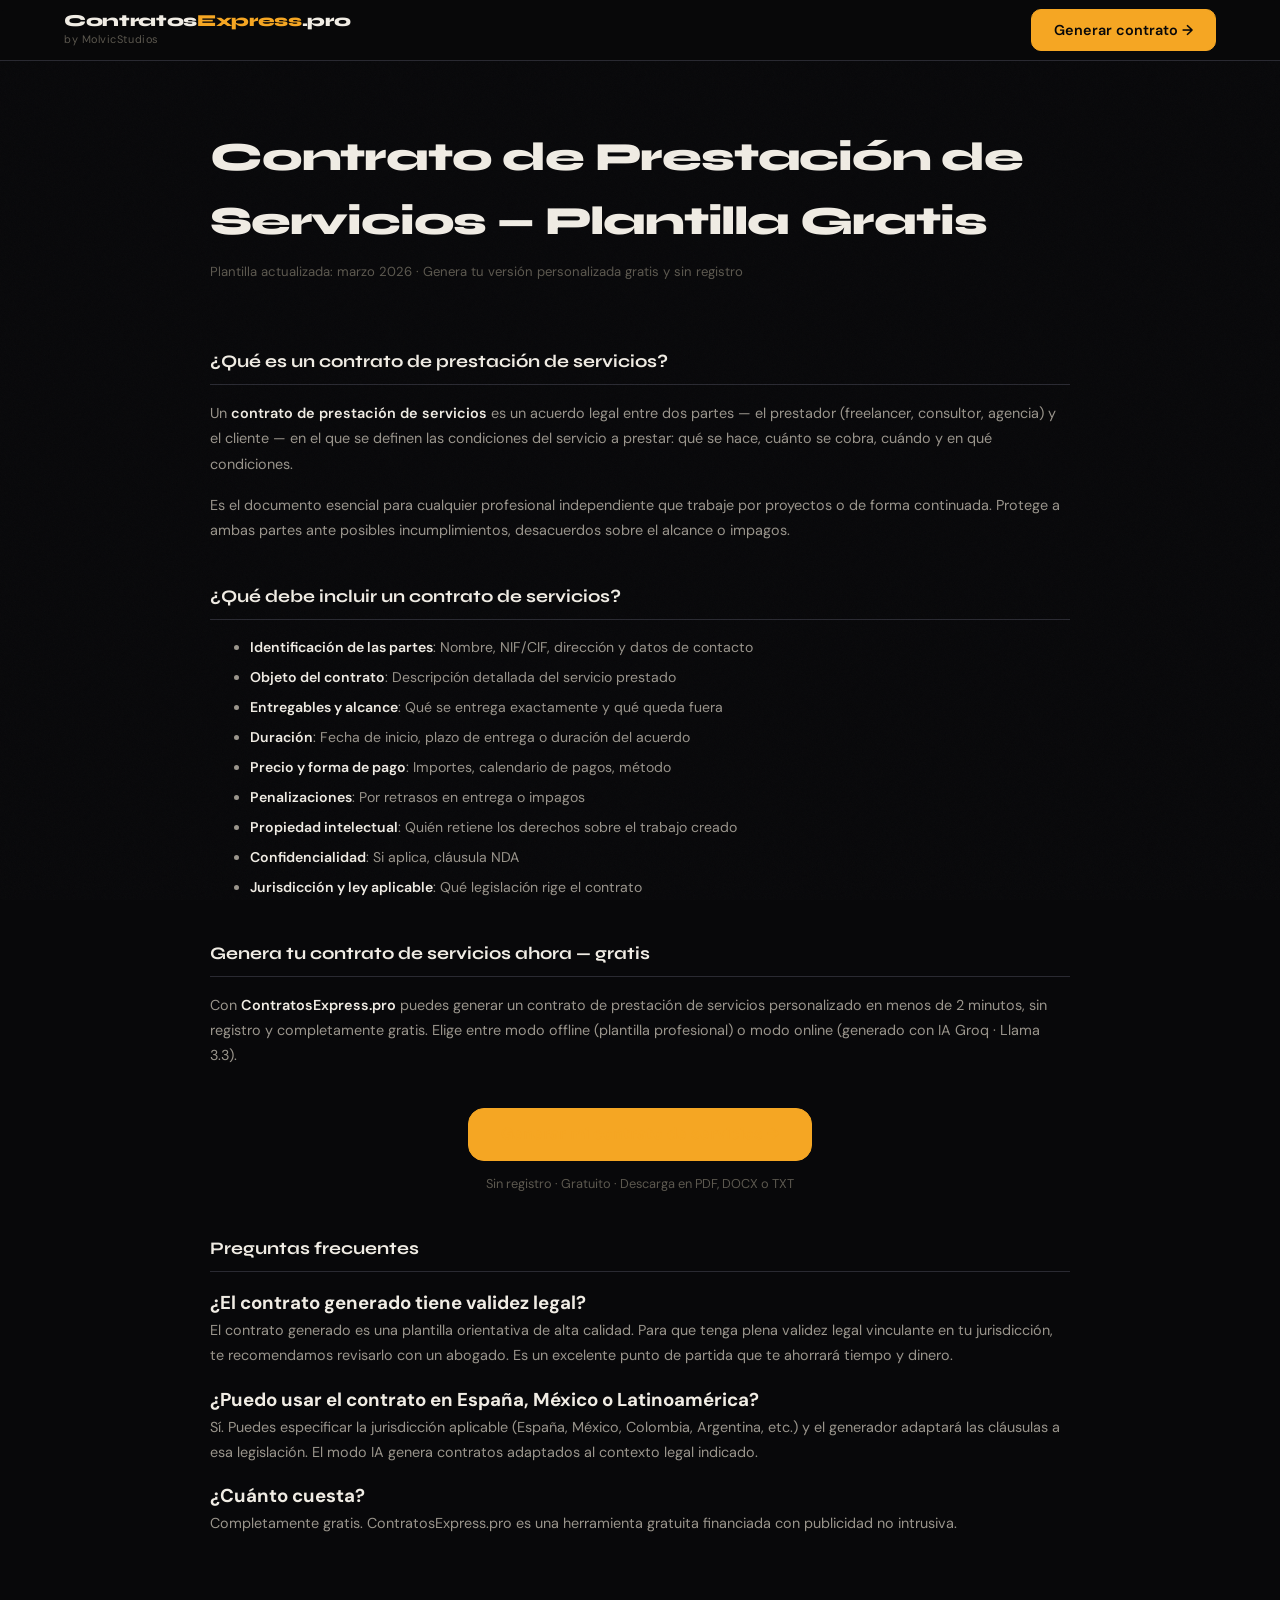
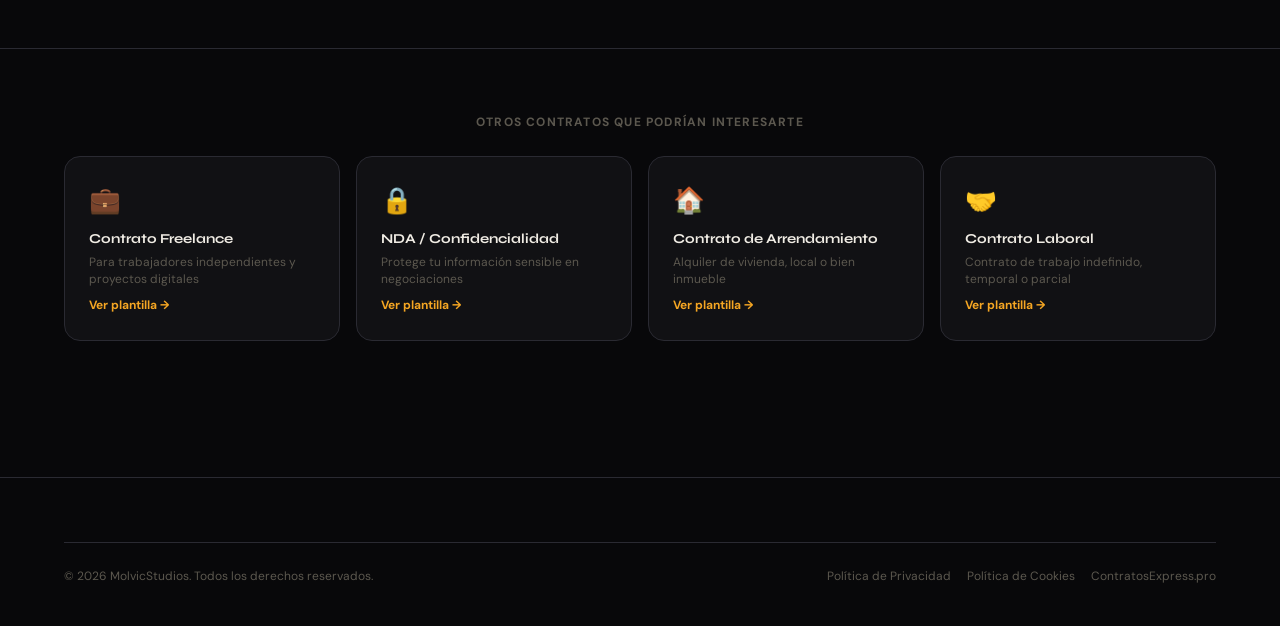
<file: contrato-servicios/index.html>
<!DOCTYPE html>
<html lang="es">
<head>
  <meta charset="UTF-8">
  <meta name="viewport" content="width=device-width, initial-scale=1.0">

  <title>Contrato de Prestación de Servicios Gratis — Plantilla PDF y Word | ContratosExpress.pro</title>
  <meta name="description" content="Descarga o genera online tu contrato de prestación de servicios gratis. Plantilla profesional para freelancers, consultores y agencias. Bilingüe, en PDF, Word y TXT. Sin registro.">
  <meta name="keywords" content="contrato prestacion de servicios, modelo contrato servicios gratis, plantilla contrato servicios pdf, contrato freelance servicios, service agreement template">
  <meta name="robots" content="index, follow, max-image-preview:large, max-snippet:-1">
  <link rel="canonical" href="https://contratosexpress.pro/contrato-servicios/">

  <meta property="og:type" content="article">
  <meta property="og:url" content="https://contratosexpress.pro/contrato-servicios/">
  <meta property="og:title" content="Contrato de Prestación de Servicios Gratis — ContratosExpress.pro">
  <meta property="og:description" content="Plantilla y generador de contrato de servicios profesional. Gratis, sin registro.">
  <meta property="og:image" content="https://contratosexpress.pro/og-image.png">
  <meta property="og:site_name" content="ContratosExpress.pro by MolvicStudios">

  <link rel="alternate" hreflang="es" href="https://contratosexpress.pro/contrato-servicios/">
  <link rel="alternate" hreflang="x-default" href="https://contratosexpress.pro/contrato-servicios/">

  <link rel="icon" type="image/svg+xml" href="/favicon.svg">
  <link rel="alternate icon" href="/favicon.ico">
  <link rel="apple-touch-icon" href="/apple-touch-icon.png">

  <link rel="preconnect" href="https://fonts.googleapis.com">
  <link rel="preconnect" href="https://fonts.gstatic.com" crossorigin>
  <link href="https://fonts.googleapis.com/css2?family=Syne:wght@600;700;800&family=DM+Sans:ital,opsz,wght@0,9..40,400;0,9..40,600;0,9..40,700;1,9..40,400&display=swap" rel="stylesheet">
  <link rel="stylesheet" href="/css/styles.css">

  <script type="application/ld+json">
  {
    "@context": "https://schema.org",
    "@type": "HowTo",
    "name": "Cómo crear un contrato de prestación de servicios gratis",
    "description": "Genera un contrato de servicios profesional en minutos con ContratosExpress.pro",
    "step": [
      { "@type": "HowToStep", "name": "Accede a ContratosExpress.pro", "text": "Ve a contratosexpress.pro y selecciona 'Prestación de Servicios'" },
      { "@type": "HowToStep", "name": "Rellena los datos", "text": "Introduce los nombres de las partes, descripción del servicio, precio y condiciones" },
      { "@type": "HowToStep", "name": "Genera el contrato", "text": "Elige el modo offline (plantilla) o online (IA con Groq) y pulsa 'Generar Contrato'" },
      { "@type": "HowToStep", "name": "Descarga", "text": "Descarga en .txt, .docx (Word) o exporta a PDF" }
    ],
    "tool": { "@type": "HowToTool", "name": "ContratosExpress.pro" }
  }
  </script>

  <script type="application/ld+json">
  {
    "@context": "https://schema.org",
    "@type": "FAQPage",
    "mainEntity": [
      {
        "@type": "Question",
        "name": "¿El contrato generado tiene validez legal?",
        "acceptedAnswer": { "@type": "Answer", "text": "El contrato generado es una plantilla orientativa de alta calidad. Para que tenga plena validez legal vinculante en tu jurisdicción, te recomendamos revisarlo con un abogado. Es un excelente punto de partida que te ahorrará tiempo y dinero." }
      },
      {
        "@type": "Question",
        "name": "¿Puedo usar el contrato en España, México o Latinoamérica?",
        "acceptedAnswer": { "@type": "Answer", "text": "Sí. Puedes especificar la jurisdicción aplicable (España, México, Colombia, Argentina, etc.) y el generador adaptará las cláusulas a esa legislación." }
      },
      {
        "@type": "Question",
        "name": "¿Cuánto cuesta?",
        "acceptedAnswer": { "@type": "Answer", "text": "Completamente gratis. ContratosExpress.pro es una herramienta gratuita financiada con publicidad no intrusiva." }
      }
    ]
  }
  </script>

  <script type="application/ld+json">
  {
    "@context": "https://schema.org",
    "@type": "BreadcrumbList",
    "itemListElement": [
      { "@type": "ListItem", "position": 1, "name": "Inicio", "item": "https://contratosexpress.pro/" },
      { "@type": "ListItem", "position": 2, "name": "Contrato de Prestación de Servicios", "item": "https://contratosexpress.pro/contrato-servicios/" }
    ]
  }
  </script>

  <!-- InMobi Choice. Consent Manager Tag v3.0 (for TCF 2.3) -->
  <script type="text/javascript" async=true>
  (function() {
    var host = "www.themoneytizer.com";
    var element = document.createElement('script');
    var firstScript = document.getElementsByTagName('script')[0];
    var url = 'https://cmp.inmobi.com'
      .concat('/choice/', '6Fv0cGNfc_bw8', '/', host, '/choice.js?tag_version=V3');
    var uspTries = 0;
    var uspTriesLimit = 3;
    element.async = true;
    element.type = 'text/javascript';
    element.src = url;

    firstScript.parentNode.insertBefore(element, firstScript);

    function makeStub() {
      var TCF_LOCATOR_NAME = '__tcfapiLocator';
      var queue = [];
      var win = window;
      var cmpFrame;

      function addFrame() {
        var doc = win.document;
        var otherCMP = !!(win.frames[TCF_LOCATOR_NAME]);

        if (!otherCMP) {
          if (doc.body) {
            var iframe = doc.createElement('iframe');

            iframe.style.cssText = 'display:none';
            iframe.name = TCF_LOCATOR_NAME;
            doc.body.appendChild(iframe);
          } else {
            setTimeout(addFrame, 5);
          }
        }
        return !otherCMP;
      }

      function tcfAPIHandler() {
        var gdprApplies;
        var args = arguments;

        if (!args.length) {
          return queue;
        } else if (args[0] === 'setGdprApplies') {
          if (
            args.length > 3 &&
            args[2] === 2 &&
            typeof args[3] === 'boolean'
          ) {
            gdprApplies = args[3];
            if (typeof args[2] === 'function') {
              args[2]('set', true);
            }
          }
        } else if (args[0] === 'ping') {
          var retr = {
            gdprApplies: gdprApplies,
            cmpLoaded: false,
            cmpStatus: 'stub'
          };

          if (typeof args[2] === 'function') {
            args[2](retr);
          }
        } else {
          if(args[0] === 'init' && typeof args[3] === 'object') {
            args[3] = Object.assign(args[3], { tag_version: 'V3' });
          }
          queue.push(args);
        }
      }

      function postMessageEventHandler(event) {
        var msgIsString = typeof event.data === 'string';
        var json = {};

        try {
          if (msgIsString) {
            json = JSON.parse(event.data);
          } else {
            json = event.data;
          }
        } catch (ignore) {}

        var payload = json.__tcfapiCall;

        if (payload) {
          window.__tcfapi(
            payload.command,
            payload.version,
            function(retValue, success) {
              var returnMsg = {
                __tcfapiReturn: {
                  returnValue: retValue,
                  success: success,
                  callId: payload.callId
                }
              };
              if (msgIsString) {
                returnMsg = JSON.stringify(returnMsg);
              }
              if (event && event.source && event.source.postMessage) {
                event.source.postMessage(returnMsg, '*');
              }
            },
            payload.parameter
          );
        }
      }

      while (win) {
        try {
          if (win.frames[TCF_LOCATOR_NAME]) {
            cmpFrame = win;
            break;
          }
        } catch (ignore) {}

        if (win === window.top) {
          break;
        }
        win = win.parent;
      }
      if (!cmpFrame) {
        addFrame();
        win.__tcfapi = tcfAPIHandler;
        win.addEventListener('message', postMessageEventHandler, false);
      }
    };

    makeStub();

    var uspStubFunction = function() {
      var arg = arguments;
      if (typeof window.__uspapi !== uspStubFunction) {
        setTimeout(function() {
          if (typeof window.__uspapi !== 'undefined') {
            window.__uspapi.apply(window.__uspapi, arg);
          }
        }, 500);
      }
    };

    var checkIfUspIsReady = function() {
      uspTries++;
      if (window.__uspapi === uspStubFunction && uspTries < uspTriesLimit) {
        console.warn('USP is not accessible');
      } else {
        clearInterval(uspInterval);
      }
    };

    if (typeof window.__uspapi === 'undefined') {
      window.__uspapi = uspStubFunction;
      var uspInterval = setInterval(checkIfUspIsReady, 6000);
    }
  })();
  </script>
  <!-- End InMobi Choice. Consent Manager Tag v3.0 (for TCF 2.3) -->
</head>
<body>

<nav class="navbar" role="navigation" aria-label="Navegación principal">
  <div class="container">
    <div class="navbar-inner">
      <a href="/" class="navbar-brand" aria-label="ContratosExpress.pro inicio">
        <span class="navbar-brand-name">Contratos<span>Express</span>.pro</span>
        <span class="navbar-by">by MolvicStudios</span>
      </a>
      <div class="navbar-actions">
        <a href="/?type=services" class="btn btn-primary">Generar contrato →</a>
      </div>
    </div>
  </div>
</nav>

<main>
  <div class="container">
    <div class="legal-page" style="max-width: 860px; margin: 0 auto;">

      <h1>Contrato de Prestación de Servicios — Plantilla Gratis</h1>
      <p class="legal-date">Plantilla actualizada: marzo 2026 · Genera tu versión personalizada gratis y sin registro</p>

      <h2>¿Qué es un contrato de prestación de servicios?</h2>
      <p>Un <strong>contrato de prestación de servicios</strong> es un acuerdo legal entre dos partes — el prestador (freelancer, consultor, agencia) y el cliente — en el que se definen las condiciones del servicio a prestar: qué se hace, cuánto se cobra, cuándo y en qué condiciones.</p>
      <p>Es el documento esencial para cualquier profesional independiente que trabaje por proyectos o de forma continuada. Protege a ambas partes ante posibles incumplimientos, desacuerdos sobre el alcance o impagos.</p>

      <h2>¿Qué debe incluir un contrato de servicios?</h2>
      <ul>
        <li><strong>Identificación de las partes</strong>: Nombre, NIF/CIF, dirección y datos de contacto</li>
        <li><strong>Objeto del contrato</strong>: Descripción detallada del servicio prestado</li>
        <li><strong>Entregables y alcance</strong>: Qué se entrega exactamente y qué queda fuera</li>
        <li><strong>Duración</strong>: Fecha de inicio, plazo de entrega o duración del acuerdo</li>
        <li><strong>Precio y forma de pago</strong>: Importes, calendario de pagos, método</li>
        <li><strong>Penalizaciones</strong>: Por retrasos en entrega o impagos</li>
        <li><strong>Propiedad intelectual</strong>: Quién retiene los derechos sobre el trabajo creado</li>
        <li><strong>Confidencialidad</strong>: Si aplica, cláusula NDA</li>
        <li><strong>Jurisdicción y ley aplicable</strong>: Qué legislación rige el contrato</li>
      </ul>

      <h2>Genera tu contrato de servicios ahora — gratis</h2>
      <p>Con <strong>ContratosExpress.pro</strong> puedes generar un contrato de prestación de servicios personalizado en menos de 2 minutos, sin registro y completamente gratis. Elige entre modo offline (plantilla profesional) o modo online (generado con IA Groq · Llama 3.3).</p>

      <div style="text-align: center; margin: var(--space-xl) 0;">
        <a href="/?type=services" class="btn btn-primary btn-lg">
          Generar mi contrato de servicios →
        </a>
        <p style="margin-top: 12px; font-size: 0.8rem; color: var(--text-muted);">Sin registro · Gratuito · Descarga en PDF, DOCX o TXT</p>
      </div>

      <h2>Preguntas frecuentes</h2>
      <h3>¿El contrato generado tiene validez legal?</h3>
      <p>El contrato generado es una plantilla orientativa de alta calidad. Para que tenga plena validez legal vinculante en tu jurisdicción, te recomendamos revisarlo con un abogado. Es un excelente punto de partida que te ahorrará tiempo y dinero.</p>

      <h3>¿Puedo usar el contrato en España, México o Latinoamérica?</h3>
      <p>Sí. Puedes especificar la jurisdicción aplicable (España, México, Colombia, Argentina, etc.) y el generador adaptará las cláusulas a esa legislación. El modo IA genera contratos adaptados al contexto legal indicado.</p>

      <h3>¿Cuánto cuesta?</h3>
      <p>Completamente gratis. ContratosExpress.pro es una herramienta gratuita financiada con publicidad no intrusiva.</p>

    </div>
  </div>
</main>

<!-- ── CONTRATOS RELACIONADOS ───────────────────────────────────────────────── -->
<section class="crosssell-section" aria-label="Otros tipos de contrato disponibles">
  <div class="container">
    <p class="crosssell-title">Otros contratos que podrían interesarte</p>
    <div class="crosssell-grid">
      <a href="/contrato-freelance/" class="crosssell-card">
        <div class="crosssell-card-icon">💼</div>
        <div class="crosssell-card-label">Contrato Freelance</div>
        <div class="crosssell-card-desc">Para trabajadores independientes y proyectos digitales</div>
        <span class="crosssell-card-cta">Ver plantilla →</span>
      </a>
      <a href="/nda-confidencialidad/" class="crosssell-card">
        <div class="crosssell-card-icon">🔒</div>
        <div class="crosssell-card-label">NDA / Confidencialidad</div>
        <div class="crosssell-card-desc">Protege tu información sensible en negociaciones</div>
        <span class="crosssell-card-cta">Ver plantilla →</span>
      </a>
      <a href="/contrato-arrendamiento/" class="crosssell-card">
        <div class="crosssell-card-icon">🏠</div>
        <div class="crosssell-card-label">Contrato de Arrendamiento</div>
        <div class="crosssell-card-desc">Alquiler de vivienda, local o bien inmueble</div>
        <span class="crosssell-card-cta">Ver plantilla →</span>
      </a>
      <a href="/contrato-laboral/" class="crosssell-card">
        <div class="crosssell-card-icon">🤝</div>
        <div class="crosssell-card-label">Contrato Laboral</div>
        <div class="crosssell-card-desc">Contrato de trabajo indefinido, temporal o parcial</div>
        <span class="crosssell-card-cta">Ver plantilla →</span>
      </a>
    </div>
  </div>
</section>

<footer class="footer" role="contentinfo">
  <div class="container">
    <div class="footer-bottom">
      <span class="footer-rights">© 2026 MolvicStudios. Todos los derechos reservados.</span>
      <div class="footer-legal-links">
        <a href="/privacy.html">Política de Privacidad</a>
        <a href="/cookies.html">Política de Cookies</a>
        <a href="/">ContratosExpress.pro</a>
      </div>
    </div>
  </div>
</footer>

<!-- ── COOKIE BANNER ─────────────────────────────────────────────────── -->
<div class="cookie-banner" id="cookie-banner" role="dialog" aria-label="Aviso de cookies">
  <div class="cookie-banner-content">
    <p>Utilizamos cookies propias y de terceros para mostrar publicidad personalizada. Al continuar navegando, aceptas su uso.</p>
    <div class="cookie-actions">
      <button class="btn-cookie-accept" id="btn-cookie-accept" type="button">Aceptar</button>
      <a href="/cookies.html" class="btn-cookie-info">Más información</a>
    </div>
  </div>
</div>

</body>
</html>
</file>
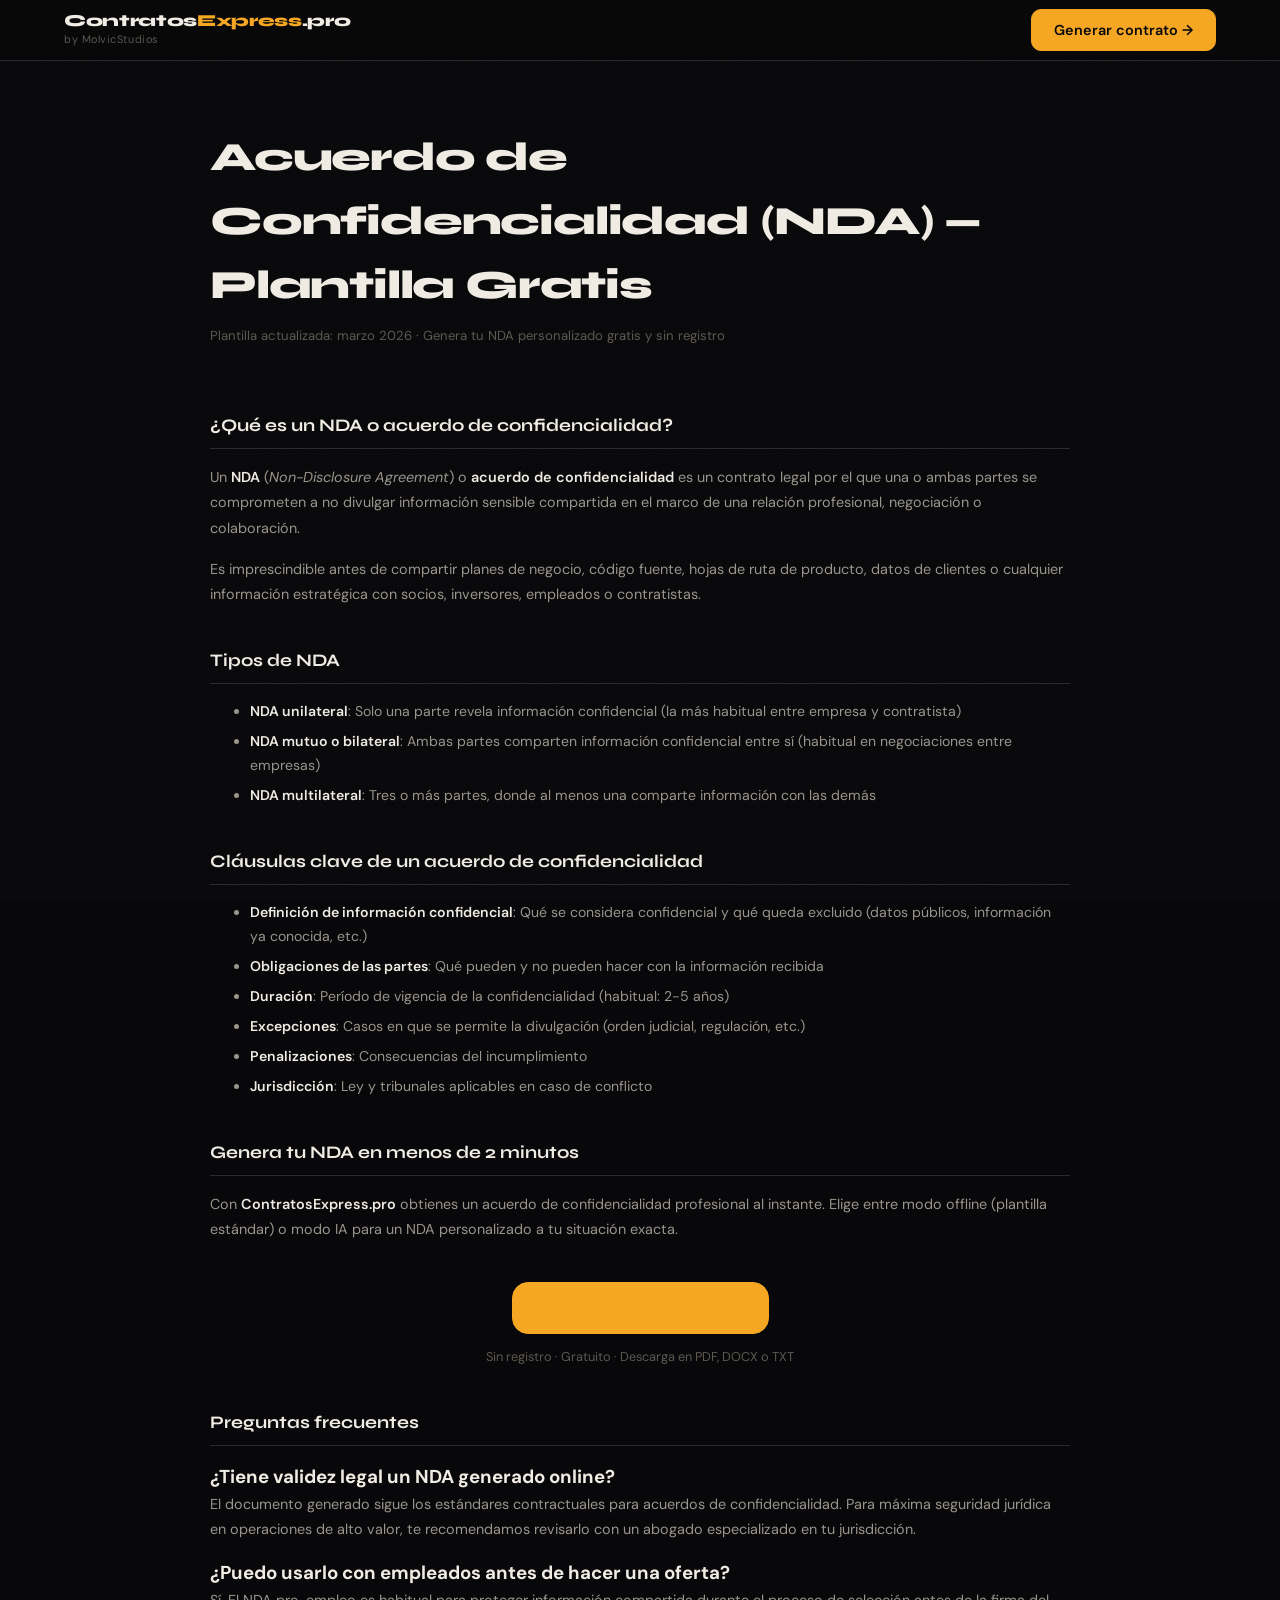
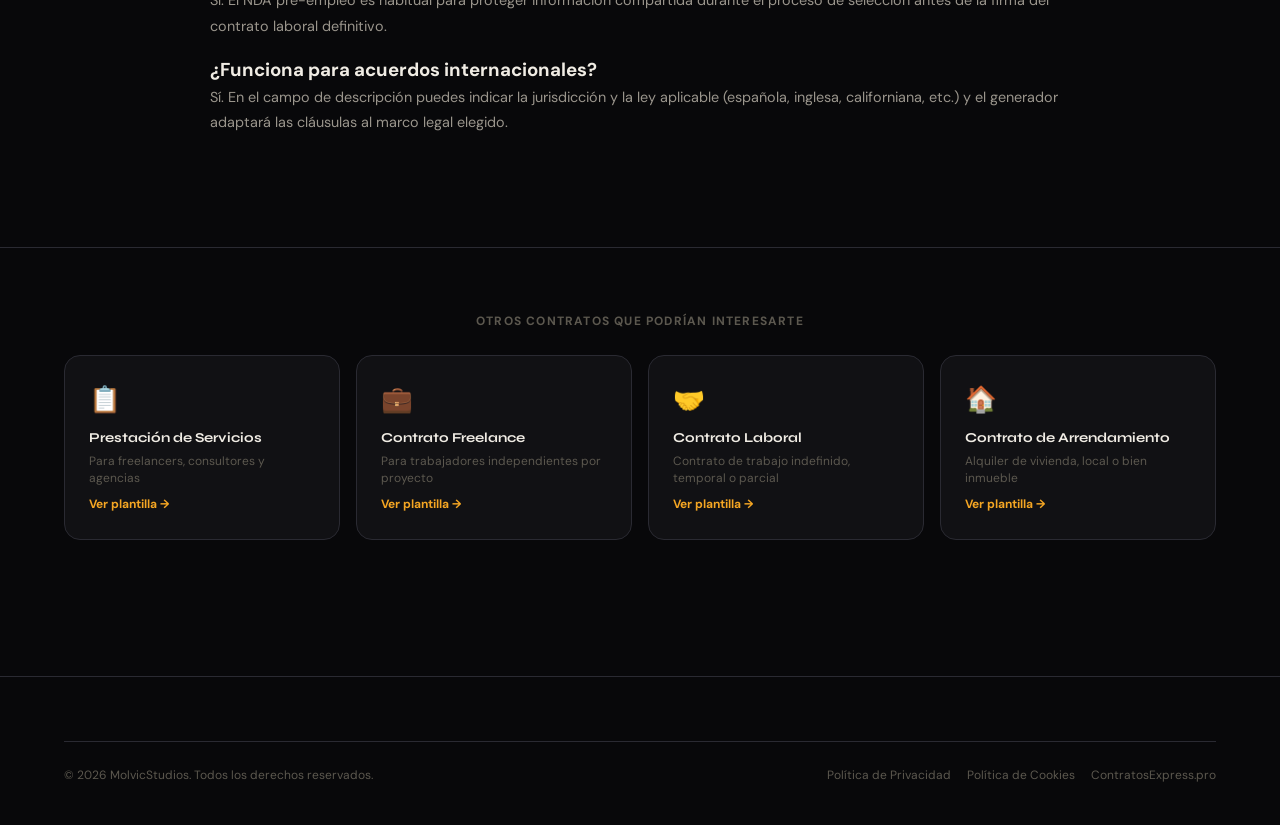
<file: nda-confidencialidad/index.html>
<!DOCTYPE html>
<html lang="es">
<head>
  <meta charset="UTF-8">
  <meta name="viewport" content="width=device-width, initial-scale=1.0">

  <title>Acuerdo de Confidencialidad (NDA) Gratis — Plantilla PDF y Word | ContratosExpress.pro</title>
  <meta name="description" content="Genera o descarga tu acuerdo de confidencialidad (NDA) gratis. Plantilla profesional unilateral o mutua para empresas, startups y freelancers. PDF, Word y TXT. Sin registro.">
  <meta name="keywords" content="acuerdo confidencialidad gratis, NDA gratis, modelo NDA, plantilla acuerdo confidencialidad, non disclosure agreement template, contrato confidencialidad">
  <meta name="robots" content="index, follow, max-image-preview:large, max-snippet:-1">
  <link rel="canonical" href="https://contratosexpress.pro/nda-confidencialidad/">

  <meta property="og:type" content="article">
  <meta property="og:url" content="https://contratosexpress.pro/nda-confidencialidad/">
  <meta property="og:title" content="NDA / Acuerdo de Confidencialidad Gratis — ContratosExpress.pro">
  <meta property="og:description" content="Plantilla y generador de NDA profesional. Gratis, sin registro.">
  <meta property="og:image" content="https://contratosexpress.pro/og-image.png">
  <meta property="og:site_name" content="ContratosExpress.pro by MolvicStudios">

  <link rel="alternate" hreflang="es" href="https://contratosexpress.pro/nda-confidencialidad/">
  <link rel="alternate" hreflang="x-default" href="https://contratosexpress.pro/nda-confidencialidad/">

  <link rel="icon" type="image/svg+xml" href="/favicon.svg">
  <link rel="alternate icon" href="/favicon.ico">
  <link rel="apple-touch-icon" href="/apple-touch-icon.png">

  <link rel="preconnect" href="https://fonts.googleapis.com">
  <link rel="preconnect" href="https://fonts.gstatic.com" crossorigin>
  <link href="https://fonts.googleapis.com/css2?family=Syne:wght@600;700;800&family=DM+Sans:ital,opsz,wght@0,9..40,400;0,9..40,600;0,9..40,700;1,9..40,400&display=swap" rel="stylesheet">
  <link rel="stylesheet" href="/css/styles.css">

  <script type="application/ld+json">
  {
    "@context": "https://schema.org",
    "@type": "HowTo",
    "name": "Cómo crear un acuerdo de confidencialidad (NDA) gratis",
    "description": "Genera un NDA profesional en minutos con ContratosExpress.pro",
    "step": [
      { "@type": "HowToStep", "name": "Accede a ContratosExpress.pro", "text": "Ve a contratosexpress.pro y selecciona 'Acuerdo de Confidencialidad (NDA)'" },
      { "@type": "HowToStep", "name": "Elige el tipo", "text": "Indica si el NDA es unilateral (solo una parte revela información) o mutuo (ambas partes)" },
      { "@type": "HowToStep", "name": "Genera el acuerdo", "text": "Introduce las partes, el objeto de la confidencialidad y el plazo. Genera con plantilla u IA." },
      { "@type": "HowToStep", "name": "Descarga y firma", "text": "Descarga en .docx, .txt o PDF y envía para firmar" }
    ],
    "tool": { "@type": "HowToTool", "name": "ContratosExpress.pro" }
  }
  </script>

  <script type="application/ld+json">
  {
    "@context": "https://schema.org",
    "@type": "FAQPage",
    "mainEntity": [
      {
        "@type": "Question",
        "name": "¿Tiene validez legal un NDA generado online?",
        "acceptedAnswer": { "@type": "Answer", "text": "El documento generado sigue los estándares contractuales para acuerdos de confidencialidad. Para máxima seguridad jurídica en operaciones de alto valor, te recomendamos revisarlo con un abogado especializado en tu jurisdicción." }
      },
      {
        "@type": "Question",
        "name": "¿Puedo usarlo con empleados antes de hacer una oferta?",
        "acceptedAnswer": { "@type": "Answer", "text": "Sí. El NDA pre-empleo es habitual para proteger información compartida durante el proceso de selección antes de la firma del contrato laboral definitivo." }
      },
      {
        "@type": "Question",
        "name": "¿Funciona para acuerdos internacionales?",
        "acceptedAnswer": { "@type": "Answer", "text": "Sí. En el campo de descripción puedes indicar la jurisdicción y la ley aplicable (española, inglesa, californiana, etc.) y el generador adaptará las cláusulas al marco legal elegido." }
      }
    ]
  }
  </script>

  <script type="application/ld+json">
  {
    "@context": "https://schema.org",
    "@type": "BreadcrumbList",
    "itemListElement": [
      { "@type": "ListItem", "position": 1, "name": "Inicio", "item": "https://contratosexpress.pro/" },
      { "@type": "ListItem", "position": 2, "name": "NDA / Acuerdo de Confidencialidad", "item": "https://contratosexpress.pro/nda-confidencialidad/" }
    ]
  }
  </script>

  <!-- InMobi Choice. Consent Manager Tag v3.0 (for TCF 2.3) -->
  <script type="text/javascript" async=true>
  (function() {
    var host = "www.themoneytizer.com";
    var element = document.createElement('script');
    var firstScript = document.getElementsByTagName('script')[0];
    var url = 'https://cmp.inmobi.com'
      .concat('/choice/', '6Fv0cGNfc_bw8', '/', host, '/choice.js?tag_version=V3');
    var uspTries = 0;
    var uspTriesLimit = 3;
    element.async = true;
    element.type = 'text/javascript';
    element.src = url;

    firstScript.parentNode.insertBefore(element, firstScript);

    function makeStub() {
      var TCF_LOCATOR_NAME = '__tcfapiLocator';
      var queue = [];
      var win = window;
      var cmpFrame;

      function addFrame() {
        var doc = win.document;
        var otherCMP = !!(win.frames[TCF_LOCATOR_NAME]);

        if (!otherCMP) {
          if (doc.body) {
            var iframe = doc.createElement('iframe');

            iframe.style.cssText = 'display:none';
            iframe.name = TCF_LOCATOR_NAME;
            doc.body.appendChild(iframe);
          } else {
            setTimeout(addFrame, 5);
          }
        }
        return !otherCMP;
      }

      function tcfAPIHandler() {
        var gdprApplies;
        var args = arguments;

        if (!args.length) {
          return queue;
        } else if (args[0] === 'setGdprApplies') {
          if (
            args.length > 3 &&
            args[2] === 2 &&
            typeof args[3] === 'boolean'
          ) {
            gdprApplies = args[3];
            if (typeof args[2] === 'function') {
              args[2]('set', true);
            }
          }
        } else if (args[0] === 'ping') {
          var retr = {
            gdprApplies: gdprApplies,
            cmpLoaded: false,
            cmpStatus: 'stub'
          };

          if (typeof args[2] === 'function') {
            args[2](retr);
          }
        } else {
          if(args[0] === 'init' && typeof args[3] === 'object') {
            args[3] = Object.assign(args[3], { tag_version: 'V3' });
          }
          queue.push(args);
        }
      }

      function postMessageEventHandler(event) {
        var msgIsString = typeof event.data === 'string';
        var json = {};

        try {
          if (msgIsString) {
            json = JSON.parse(event.data);
          } else {
            json = event.data;
          }
        } catch (ignore) {}

        var payload = json.__tcfapiCall;

        if (payload) {
          window.__tcfapi(
            payload.command,
            payload.version,
            function(retValue, success) {
              var returnMsg = {
                __tcfapiReturn: {
                  returnValue: retValue,
                  success: success,
                  callId: payload.callId
                }
              };
              if (msgIsString) {
                returnMsg = JSON.stringify(returnMsg);
              }
              if (event && event.source && event.source.postMessage) {
                event.source.postMessage(returnMsg, '*');
              }
            },
            payload.parameter
          );
        }
      }

      while (win) {
        try {
          if (win.frames[TCF_LOCATOR_NAME]) {
            cmpFrame = win;
            break;
          }
        } catch (ignore) {}

        if (win === window.top) {
          break;
        }
        win = win.parent;
      }
      if (!cmpFrame) {
        addFrame();
        win.__tcfapi = tcfAPIHandler;
        win.addEventListener('message', postMessageEventHandler, false);
      }
    };

    makeStub();

    var uspStubFunction = function() {
      var arg = arguments;
      if (typeof window.__uspapi !== uspStubFunction) {
        setTimeout(function() {
          if (typeof window.__uspapi !== 'undefined') {
            window.__uspapi.apply(window.__uspapi, arg);
          }
        }, 500);
      }
    };

    var checkIfUspIsReady = function() {
      uspTries++;
      if (window.__uspapi === uspStubFunction && uspTries < uspTriesLimit) {
        console.warn('USP is not accessible');
      } else {
        clearInterval(uspInterval);
      }
    };

    if (typeof window.__uspapi === 'undefined') {
      window.__uspapi = uspStubFunction;
      var uspInterval = setInterval(checkIfUspIsReady, 6000);
    }
  })();
  </script>
  <!-- End InMobi Choice. Consent Manager Tag v3.0 (for TCF 2.3) -->
</head>
<body>

<nav class="navbar" role="navigation" aria-label="Navegación principal">
  <div class="container">
    <div class="navbar-inner">
      <a href="/" class="navbar-brand" aria-label="ContratosExpress.pro inicio">
        <span class="navbar-brand-name">Contratos<span>Express</span>.pro</span>
        <span class="navbar-by">by MolvicStudios</span>
      </a>
      <div class="navbar-actions">
        <a href="/?type=nda" class="btn btn-primary">Generar contrato →</a>
      </div>
    </div>
  </div>
</nav>

<main>
  <div class="container">
    <div class="legal-page" style="max-width: 860px; margin: 0 auto;">

      <h1>Acuerdo de Confidencialidad (NDA) — Plantilla Gratis</h1>
      <p class="legal-date">Plantilla actualizada: marzo 2026 · Genera tu NDA personalizado gratis y sin registro</p>

      <h2>¿Qué es un NDA o acuerdo de confidencialidad?</h2>
      <p>Un <strong>NDA</strong> (<em>Non-Disclosure Agreement</em>) o <strong>acuerdo de confidencialidad</strong> es un contrato legal por el que una o ambas partes se comprometen a no divulgar información sensible compartida en el marco de una relación profesional, negociación o colaboración.</p>
      <p>Es imprescindible antes de compartir planes de negocio, código fuente, hojas de ruta de producto, datos de clientes o cualquier información estratégica con socios, inversores, empleados o contratistas.</p>

      <h2>Tipos de NDA</h2>
      <ul>
        <li><strong>NDA unilateral</strong>: Solo una parte revela información confidencial (la más habitual entre empresa y contratista)</li>
        <li><strong>NDA mutuo o bilateral</strong>: Ambas partes comparten información confidencial entre sí (habitual en negociaciones entre empresas)</li>
        <li><strong>NDA multilateral</strong>: Tres o más partes, donde al menos una comparte información con las demás</li>
      </ul>

      <h2>Cláusulas clave de un acuerdo de confidencialidad</h2>
      <ul>
        <li><strong>Definición de información confidencial</strong>: Qué se considera confidencial y qué queda excluido (datos públicos, información ya conocida, etc.)</li>
        <li><strong>Obligaciones de las partes</strong>: Qué pueden y no pueden hacer con la información recibida</li>
        <li><strong>Duración</strong>: Período de vigencia de la confidencialidad (habitual: 2-5 años)</li>
        <li><strong>Excepciones</strong>: Casos en que se permite la divulgación (orden judicial, regulación, etc.)</li>
        <li><strong>Penalizaciones</strong>: Consecuencias del incumplimiento</li>
        <li><strong>Jurisdicción</strong>: Ley y tribunales aplicables en caso de conflicto</li>
      </ul>

      <h2>Genera tu NDA en menos de 2 minutos</h2>
      <p>Con <strong>ContratosExpress.pro</strong> obtienes un acuerdo de confidencialidad profesional al instante. Elige entre modo offline (plantilla estándar) o modo IA para un NDA personalizado a tu situación exacta.</p>

      <div style="text-align: center; margin: var(--space-xl) 0;">
        <a href="/?type=nda" class="btn btn-primary btn-lg">
          Generar mi NDA gratis →
        </a>
        <p style="margin-top: 12px; font-size: 0.8rem; color: var(--text-muted);">Sin registro · Gratuito · Descarga en PDF, DOCX o TXT</p>
      </div>

      <h2>Preguntas frecuentes</h2>
      <h3>¿Tiene validez legal un NDA generado online?</h3>
      <p>El documento generado sigue los estándares contractuales para acuerdos de confidencialidad. Para máxima seguridad jurídica en operaciones de alto valor, te recomendamos revisarlo con un abogado especializado en tu jurisdicción.</p>

      <h3>¿Puedo usarlo con empleados antes de hacer una oferta?</h3>
      <p>Sí. El NDA pre-empleo es habitual para proteger información compartida durante el proceso de selección antes de la firma del contrato laboral definitivo.</p>

      <h3>¿Funciona para acuerdos internacionales?</h3>
      <p>Sí. En el campo de descripción puedes indicar la jurisdicción y la ley aplicable (española, inglesa, californiana, etc.) y el generador adaptará las cláusulas al marco legal elegido.</p>

    </div>
  </div>
</main>

<!-- ── CONTRATOS RELACIONADOS ───────────────────────────────────────────────── -->
<section class="crosssell-section" aria-label="Otros tipos de contrato disponibles">
  <div class="container">
    <p class="crosssell-title">Otros contratos que podrían interesarte</p>
    <div class="crosssell-grid">
      <a href="/contrato-servicios/" class="crosssell-card">
        <div class="crosssell-card-icon">📋</div>
        <div class="crosssell-card-label">Prestación de Servicios</div>
        <div class="crosssell-card-desc">Para freelancers, consultores y agencias</div>
        <span class="crosssell-card-cta">Ver plantilla →</span>
      </a>
      <a href="/contrato-freelance/" class="crosssell-card">
        <div class="crosssell-card-icon">💼</div>
        <div class="crosssell-card-label">Contrato Freelance</div>
        <div class="crosssell-card-desc">Para trabajadores independientes por proyecto</div>
        <span class="crosssell-card-cta">Ver plantilla →</span>
      </a>
      <a href="/contrato-laboral/" class="crosssell-card">
        <div class="crosssell-card-icon">🤝</div>
        <div class="crosssell-card-label">Contrato Laboral</div>
        <div class="crosssell-card-desc">Contrato de trabajo indefinido, temporal o parcial</div>
        <span class="crosssell-card-cta">Ver plantilla →</span>
      </a>
      <a href="/contrato-arrendamiento/" class="crosssell-card">
        <div class="crosssell-card-icon">🏠</div>
        <div class="crosssell-card-label">Contrato de Arrendamiento</div>
        <div class="crosssell-card-desc">Alquiler de vivienda, local o bien inmueble</div>
        <span class="crosssell-card-cta">Ver plantilla →</span>
      </a>
    </div>
  </div>
</section>

<footer class="footer" role="contentinfo">
  <div class="container">
    <div class="footer-bottom">
      <span class="footer-rights">© 2026 MolvicStudios. Todos los derechos reservados.</span>
      <div class="footer-legal-links">
        <a href="/privacy.html">Política de Privacidad</a>
        <a href="/cookies.html">Política de Cookies</a>
        <a href="/">ContratosExpress.pro</a>
      </div>
    </div>
  </div>
</footer>

<!-- ── COOKIE BANNER ─────────────────────────────────────────────────── -->
<div class="cookie-banner" id="cookie-banner" role="dialog" aria-label="Aviso de cookies">
  <div class="cookie-banner-content">
    <p>Utilizamos cookies propias y de terceros para mostrar publicidad personalizada. Al continuar navegando, aceptas su uso.</p>
    <div class="cookie-actions">
      <button class="btn-cookie-accept" id="btn-cookie-accept" type="button">Aceptar</button>
      <a href="/cookies.html" class="btn-cookie-info">Más información</a>
    </div>
  </div>
</div>

</body>
</html>
</file>
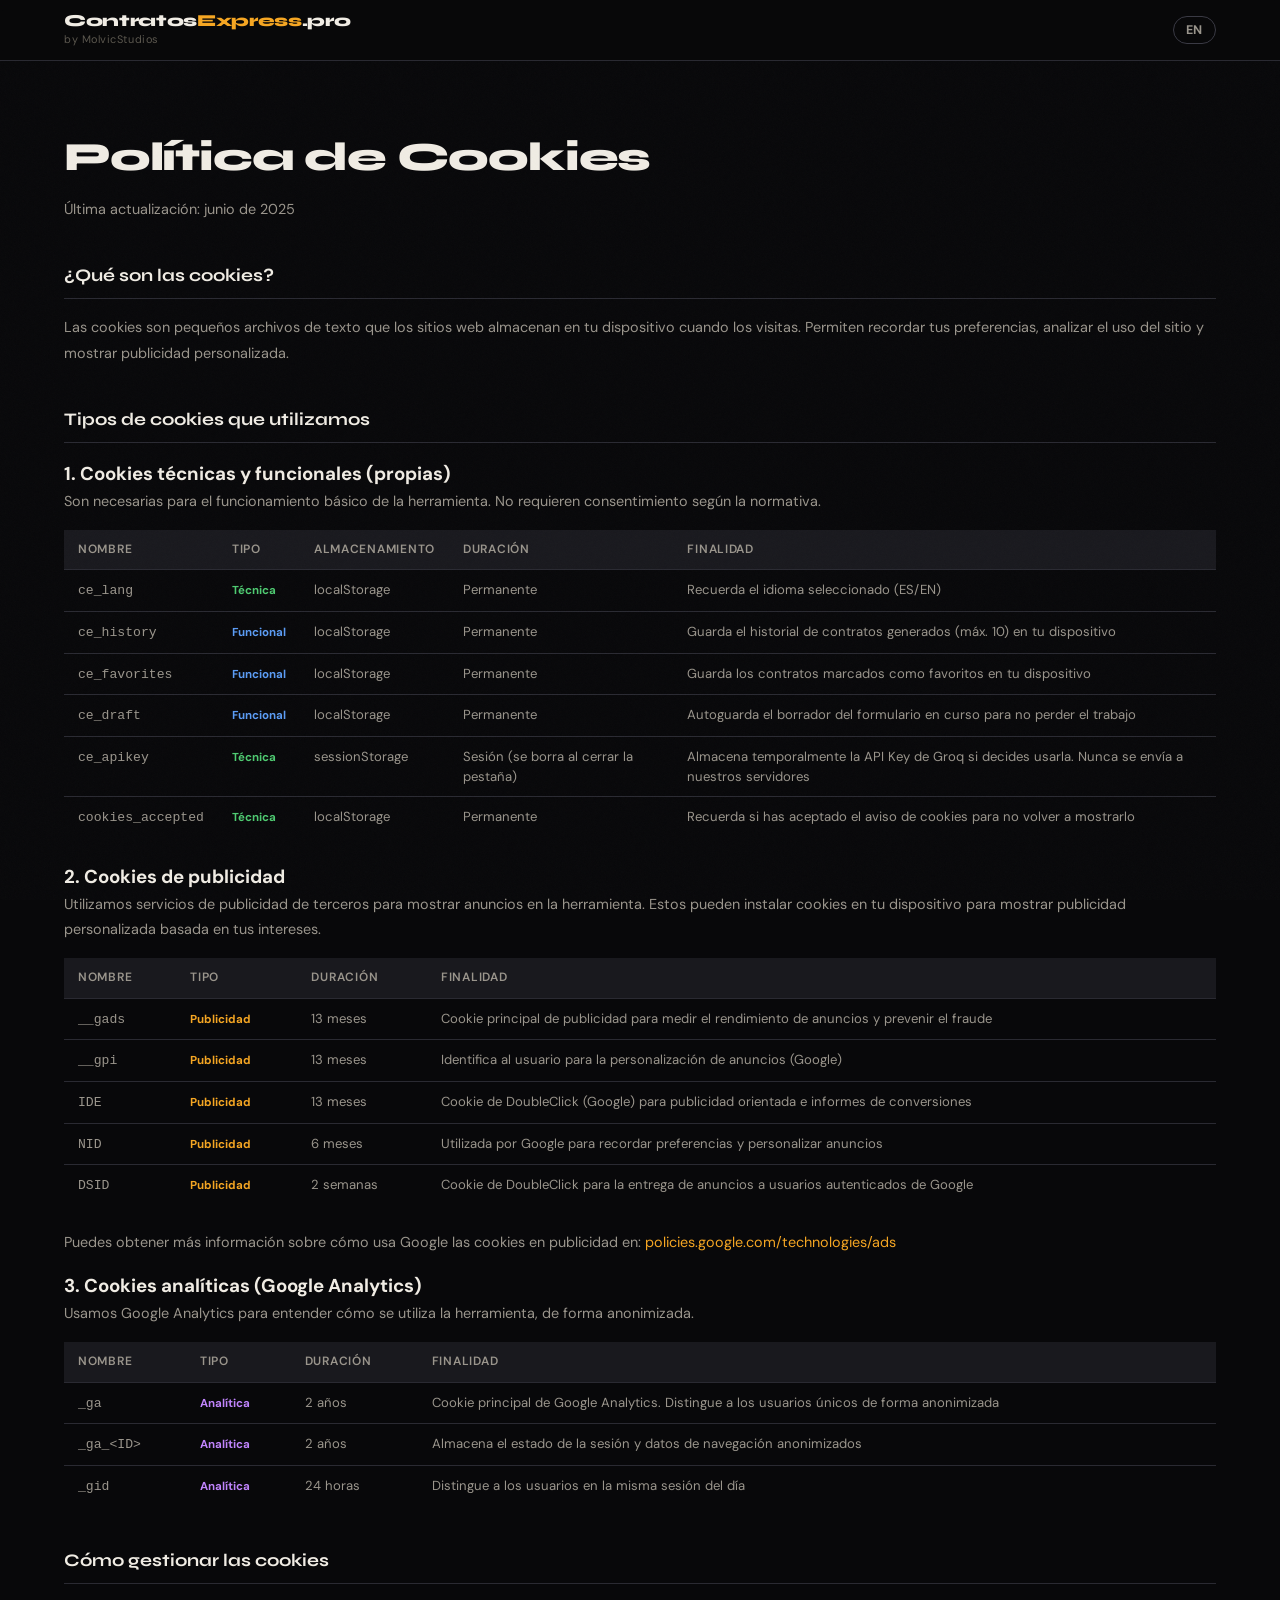
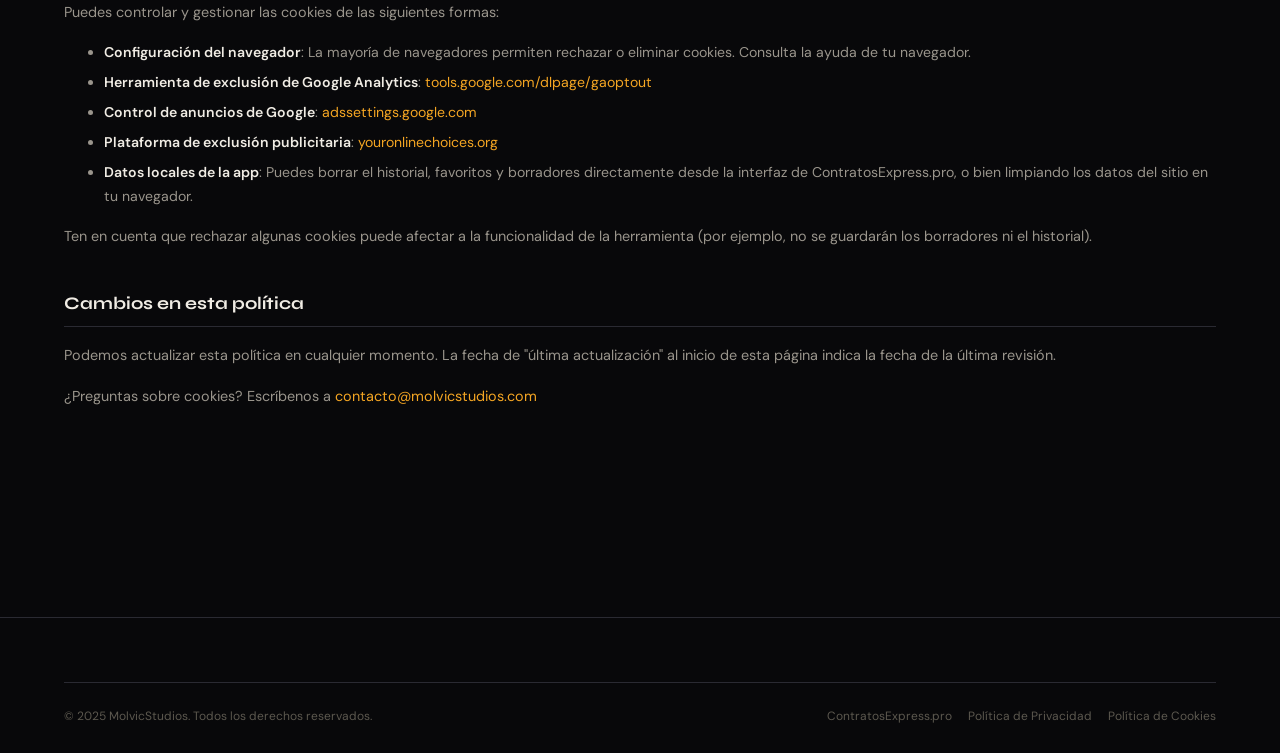
<file: cookies.html>
<!DOCTYPE html>
<html lang="es">
<head>
  <meta charset="UTF-8">
  <meta name="viewport" content="width=device-width, initial-scale=1.0">
  <title>Política de Cookies — ContratosExpress.pro</title>
  <meta name="description" content="Política de cookies de ContratosExpress.pro. Información sobre las cookies propias y de terceros utilizadas.">
  <meta name="robots" content="noindex, follow">
  <link rel="canonical" href="https://contratosexpress.pro/cookies.html">
  <link rel="preconnect" href="https://fonts.googleapis.com">
  <link rel="preconnect" href="https://fonts.gstatic.com" crossorigin>
  <link href="https://fonts.googleapis.com/css2?family=Syne:wght@600;700;800&family=DM+Sans:ital,opsz,wght@0,9..40,400;0,9..40,500;0,9..40,600;0,9..40,700;1,9..40,400&display=swap" rel="stylesheet">
  <link rel="stylesheet" href="css/styles.css">

  <!-- Favicon -->
  <link rel="icon" type="image/svg+xml" href="/favicon.svg">
  <link rel="alternate icon" href="/favicon.ico">
  <link rel="apple-touch-icon" href="/apple-touch-icon.png">

  <!-- InMobi Choice. Consent Manager Tag v3.0 (for TCF 2.3) -->
  <script type="text/javascript" async=true>
  (function() {
    var host = "www.themoneytizer.com";
    var element = document.createElement('script');
    var firstScript = document.getElementsByTagName('script')[0];
    var url = 'https://cmp.inmobi.com'
      .concat('/choice/', '6Fv0cGNfc_bw8', '/', host, '/choice.js?tag_version=V3');
    var uspTries = 0;
    var uspTriesLimit = 3;
    element.async = true;
    element.type = 'text/javascript';
    element.src = url;

    firstScript.parentNode.insertBefore(element, firstScript);

    function makeStub() {
      var TCF_LOCATOR_NAME = '__tcfapiLocator';
      var queue = [];
      var win = window;
      var cmpFrame;

      function addFrame() {
        var doc = win.document;
        var otherCMP = !!(win.frames[TCF_LOCATOR_NAME]);

        if (!otherCMP) {
          if (doc.body) {
            var iframe = doc.createElement('iframe');

            iframe.style.cssText = 'display:none';
            iframe.name = TCF_LOCATOR_NAME;
            doc.body.appendChild(iframe);
          } else {
            setTimeout(addFrame, 5);
          }
        }
        return !otherCMP;
      }

      function tcfAPIHandler() {
        var gdprApplies;
        var args = arguments;

        if (!args.length) {
          return queue;
        } else if (args[0] === 'setGdprApplies') {
          if (
            args.length > 3 &&
            args[2] === 2 &&
            typeof args[3] === 'boolean'
          ) {
            gdprApplies = args[3];
            if (typeof args[2] === 'function') {
              args[2]('set', true);
            }
          }
        } else if (args[0] === 'ping') {
          var retr = {
            gdprApplies: gdprApplies,
            cmpLoaded: false,
            cmpStatus: 'stub'
          };

          if (typeof args[2] === 'function') {
            args[2](retr);
          }
        } else {
          if(args[0] === 'init' && typeof args[3] === 'object') {
            args[3] = Object.assign(args[3], { tag_version: 'V3' });
          }
          queue.push(args);
        }
      }

      function postMessageEventHandler(event) {
        var msgIsString = typeof event.data === 'string';
        var json = {};

        try {
          if (msgIsString) {
            json = JSON.parse(event.data);
          } else {
            json = event.data;
          }
        } catch (ignore) {}

        var payload = json.__tcfapiCall;

        if (payload) {
          window.__tcfapi(
            payload.command,
            payload.version,
            function(retValue, success) {
              var returnMsg = {
                __tcfapiReturn: {
                  returnValue: retValue,
                  success: success,
                  callId: payload.callId
                }
              };
              if (msgIsString) {
                returnMsg = JSON.stringify(returnMsg);
              }
              if (event && event.source && event.source.postMessage) {
                event.source.postMessage(returnMsg, '*');
              }
            },
            payload.parameter
          );
        }
      }

      while (win) {
        try {
          if (win.frames[TCF_LOCATOR_NAME]) {
            cmpFrame = win;
            break;
          }
        } catch (ignore) {}

        if (win === window.top) {
          break;
        }
        win = win.parent;
      }
      if (!cmpFrame) {
        addFrame();
        win.__tcfapi = tcfAPIHandler;
        win.addEventListener('message', postMessageEventHandler, false);
      }
    };

    makeStub();

    var uspStubFunction = function() {
      var arg = arguments;
      if (typeof window.__uspapi !== uspStubFunction) {
        setTimeout(function() {
          if (typeof window.__uspapi !== 'undefined') {
            window.__uspapi.apply(window.__uspapi, arg);
          }
        }, 500);
      }
    };

    var checkIfUspIsReady = function() {
      uspTries++;
      if (window.__uspapi === uspStubFunction && uspTries < uspTriesLimit) {
        console.warn('USP is not accessible');
      } else {
        clearInterval(uspInterval);
      }
    };

    if (typeof window.__uspapi === 'undefined') {
      window.__uspapi = uspStubFunction;
      var uspInterval = setInterval(checkIfUspIsReady, 6000);
    }
  })();
  </script>
  <!-- End InMobi Choice. Consent Manager Tag v3.0 (for TCF 2.3) -->
</head>
<body>

<nav class="navbar" role="navigation">
  <div class="container">
    <div class="navbar-inner">
      <a href="/" class="navbar-brand" aria-label="ContratosExpress.pro — Inicio">
        <span class="navbar-brand-name">Contratos<span>Express</span>.pro</span>
        <span class="navbar-by">by MolvicStudios</span>
      </a>
      <div class="navbar-actions">
        <button class="btn-lang" id="btn-lang-cookies" aria-label="Cambiar idioma">EN</button>
      </div>
    </div>
  </div>
</nav>

<main>
  <div class="container">
    <div class="legal-page">

      <!-- ESPAÑOL -->
      <div id="cookies-es">
        <h1>Política de Cookies</h1>
        <p class="legal-updated">Última actualización: junio de 2025</p>

        <h2>¿Qué son las cookies?</h2>
        <p>Las cookies son pequeños archivos de texto que los sitios web almacenan en tu dispositivo cuando los visitas. Permiten recordar tus preferencias, analizar el uso del sitio y mostrar publicidad personalizada.</p>

        <h2>Tipos de cookies que utilizamos</h2>

        <h3>1. Cookies técnicas y funcionales (propias)</h3>
        <p>Son necesarias para el funcionamiento básico de la herramienta. No requieren consentimiento según la normativa.</p>

        <div class="cookie-table-wrap">
          <table class="cookie-table">
            <thead>
              <tr>
                <th>Nombre</th>
                <th>Tipo</th>
                <th>Almacenamiento</th>
                <th>Duración</th>
                <th>Finalidad</th>
              </tr>
            </thead>
            <tbody>
              <tr>
                <td><code>ce_lang</code></td>
                <td><span class="tag tag-technical">Técnica</span></td>
                <td>localStorage</td>
                <td>Permanente</td>
                <td>Recuerda el idioma seleccionado (ES/EN)</td>
              </tr>
              <tr>
                <td><code>ce_history</code></td>
                <td><span class="tag tag-functional">Funcional</span></td>
                <td>localStorage</td>
                <td>Permanente</td>
                <td>Guarda el historial de contratos generados (máx. 10) en tu dispositivo</td>
              </tr>
              <tr>
                <td><code>ce_favorites</code></td>
                <td><span class="tag tag-functional">Funcional</span></td>
                <td>localStorage</td>
                <td>Permanente</td>
                <td>Guarda los contratos marcados como favoritos en tu dispositivo</td>
              </tr>
              <tr>
                <td><code>ce_draft</code></td>
                <td><span class="tag tag-functional">Funcional</span></td>
                <td>localStorage</td>
                <td>Permanente</td>
                <td>Autoguarda el borrador del formulario en curso para no perder el trabajo</td>
              </tr>
              <tr>
                <td><code>ce_apikey</code></td>
                <td><span class="tag tag-technical">Técnica</span></td>
                <td>sessionStorage</td>
                <td>Sesión (se borra al cerrar la pestaña)</td>
                <td>Almacena temporalmente la API Key de Groq si decides usarla. Nunca se envía a nuestros servidores</td>
              </tr>
              <tr>
                <td><code>cookies_accepted</code></td>
                <td><span class="tag tag-technical">Técnica</span></td>
                <td>localStorage</td>
                <td>Permanente</td>
                <td>Recuerda si has aceptado el aviso de cookies para no volver a mostrarlo</td>
              </tr>
            </tbody>
          </table>
        </div>

        <h3>2. Cookies de publicidad</h3>
        <p>Utilizamos servicios de publicidad de terceros para mostrar anuncios en la herramienta. Estos pueden instalar cookies en tu dispositivo para mostrar publicidad personalizada basada en tus intereses.</p>

        <div class="cookie-table-wrap">
          <table class="cookie-table">
            <thead>
              <tr>
                <th>Nombre</th>
                <th>Tipo</th>
                <th>Duración</th>
                <th>Finalidad</th>
              </tr>
            </thead>
            <tbody>
              <tr>
                <td><code>__gads</code></td>
                <td><span class="tag tag-advertising">Publicidad</span></td>
                <td>13 meses</td>
                <td>Cookie principal de publicidad para medir el rendimiento de anuncios y prevenir el fraude</td>
              </tr>
              <tr>
                <td><code>__gpi</code></td>
                <td><span class="tag tag-advertising">Publicidad</span></td>
                <td>13 meses</td>
                <td>Identifica al usuario para la personalización de anuncios (Google)</td>
              </tr>
              <tr>
                <td><code>IDE</code></td>
                <td><span class="tag tag-advertising">Publicidad</span></td>
                <td>13 meses</td>
                <td>Cookie de DoubleClick (Google) para publicidad orientada e informes de conversiones</td>
              </tr>
              <tr>
                <td><code>NID</code></td>
                <td><span class="tag tag-advertising">Publicidad</span></td>
                <td>6 meses</td>
                <td>Utilizada por Google para recordar preferencias y personalizar anuncios</td>
              </tr>
              <tr>
                <td><code>DSID</code></td>
                <td><span class="tag tag-advertising">Publicidad</span></td>
                <td>2 semanas</td>
                <td>Cookie de DoubleClick para la entrega de anuncios a usuarios autenticados de Google</td>
              </tr>
            </tbody>
          </table>
        </div>

        <p>Puedes obtener más información sobre cómo usa Google las cookies en publicidad en: <a href="https://policies.google.com/technologies/ads" target="_blank" rel="noopener noreferrer">policies.google.com/technologies/ads</a></p>

        <h3>3. Cookies analíticas (Google Analytics)</h3>
        <p>Usamos Google Analytics para entender cómo se utiliza la herramienta, de forma anonimizada.</p>

        <div class="cookie-table-wrap">
          <table class="cookie-table">
            <thead>
              <tr>
                <th>Nombre</th>
                <th>Tipo</th>
                <th>Duración</th>
                <th>Finalidad</th>
              </tr>
            </thead>
            <tbody>
              <tr>
                <td><code>_ga</code></td>
                <td><span class="tag tag-analytics">Analítica</span></td>
                <td>2 años</td>
                <td>Cookie principal de Google Analytics. Distingue a los usuarios únicos de forma anonimizada</td>
              </tr>
              <tr>
                <td><code>_ga_&lt;ID&gt;</code></td>
                <td><span class="tag tag-analytics">Analítica</span></td>
                <td>2 años</td>
                <td>Almacena el estado de la sesión y datos de navegación anonimizados</td>
              </tr>
              <tr>
                <td><code>_gid</code></td>
                <td><span class="tag tag-analytics">Analítica</span></td>
                <td>24 horas</td>
                <td>Distingue a los usuarios en la misma sesión del día</td>
              </tr>
            </tbody>
          </table>
        </div>

        <h2>Cómo gestionar las cookies</h2>
        <p>Puedes controlar y gestionar las cookies de las siguientes formas:</p>
        <ul>
          <li><strong>Configuración del navegador</strong>: La mayoría de navegadores permiten rechazar o eliminar cookies. Consulta la ayuda de tu navegador.</li>
          <li><strong>Herramienta de exclusión de Google Analytics</strong>: <a href="https://tools.google.com/dlpage/gaoptout" target="_blank" rel="noopener noreferrer">tools.google.com/dlpage/gaoptout</a></li>
          <li><strong>Control de anuncios de Google</strong>: <a href="https://adssettings.google.com/" target="_blank" rel="noopener noreferrer">adssettings.google.com</a></li>
          <li><strong>Plataforma de exclusión publicitaria</strong>: <a href="https://www.youronlinechoices.org/" target="_blank" rel="noopener noreferrer">youronlinechoices.org</a></li>
          <li><strong>Datos locales de la app</strong>: Puedes borrar el historial, favoritos y borradores directamente desde la interfaz de ContratosExpress.pro, o bien limpiando los datos del sitio en tu navegador.</li>
        </ul>

        <p class="legal-note">Ten en cuenta que rechazar algunas cookies puede afectar a la funcionalidad de la herramienta (por ejemplo, no se guardarán los borradores ni el historial).</p>

        <h2>Cambios en esta política</h2>
        <p>Podemos actualizar esta política en cualquier momento. La fecha de "última actualización" al inicio de esta página indica la fecha de la última revisión.</p>

        <p class="legal-contact">
          ¿Preguntas sobre cookies? Escríbenos a <a href="mailto:contacto@molvicstudios.com">contacto@molvicstudios.com</a>
        </p>
      </div>

      <!-- ENGLISH -->
      <div id="cookies-en" style="display:none">
        <h1>Cookie Policy</h1>
        <p class="legal-updated">Last updated: June 2025</p>

        <h2>What are cookies?</h2>
        <p>Cookies are small text files that websites store on your device when you visit them. They allow remembering your preferences, analyzing site usage, and displaying personalized advertising.</p>

        <h2>Types of cookies we use</h2>

        <h3>1. Technical and functional cookies (own)</h3>
        <p>Required for the basic functioning of the tool. No consent required under regulations.</p>

        <div class="cookie-table-wrap">
          <table class="cookie-table">
            <thead>
              <tr>
                <th>Name</th>
                <th>Type</th>
                <th>Storage</th>
                <th>Duration</th>
                <th>Purpose</th>
              </tr>
            </thead>
            <tbody>
              <tr>
                <td><code>ce_lang</code></td>
                <td><span class="tag tag-technical">Technical</span></td>
                <td>localStorage</td>
                <td>Permanent</td>
                <td>Remembers selected language (ES/EN)</td>
              </tr>
              <tr>
                <td><code>ce_history</code></td>
                <td><span class="tag tag-functional">Functional</span></td>
                <td>localStorage</td>
                <td>Permanent</td>
                <td>Saves generated contract history (max 10) on your device</td>
              </tr>
              <tr>
                <td><code>ce_favorites</code></td>
                <td><span class="tag tag-functional">Functional</span></td>
                <td>localStorage</td>
                <td>Permanent</td>
                <td>Saves contracts marked as favorites on your device</td>
              </tr>
              <tr>
                <td><code>ce_draft</code></td>
                <td><span class="tag tag-functional">Functional</span></td>
                <td>localStorage</td>
                <td>Permanent</td>
                <td>Auto-saves form draft to prevent data loss</td>
              </tr>
              <tr>
                <td><code>ce_apikey</code></td>
                <td><span class="tag tag-technical">Technical</span></td>
                <td>sessionStorage</td>
                <td>Session (cleared when tab is closed)</td>
                <td>Temporarily stores Groq API Key. Never sent to our servers</td>
              </tr>
              <tr>
                <td><code>cookies_accepted</code></td>
                <td><span class="tag tag-technical">Technical</span></td>
                <td>localStorage</td>
                <td>Permanent</td>
                <td>Remembers cookie consent to avoid showing the banner again</td>
              </tr>
            </tbody>
          </table>
        </div>

        <h3>2. Advertising cookies</h3>
        <p>We use third-party advertising services to display ads. They may install cookies on your device to show personalized advertising based on your interests.</p>

        <div class="cookie-table-wrap">
          <table class="cookie-table">
            <thead>
              <tr>
                <th>Name</th>
                <th>Type</th>
                <th>Duration</th>
                <th>Purpose</th>
              </tr>
            </thead>
            <tbody>
              <tr>
                <td><code>__gads</code></td>
                <td><span class="tag tag-advertising">Advertising</span></td>
                <td>13 months</td>
                <td>Main advertising cookie to measure ad performance and prevent fraud</td>
              </tr>
              <tr>
                <td><code>__gpi</code></td>
                <td><span class="tag tag-advertising">Advertising</span></td>
                <td>13 months</td>
                <td>Identifies users for ad personalization (Google)</td>
              </tr>
              <tr>
                <td><code>IDE</code></td>
                <td><span class="tag tag-advertising">Advertising</span></td>
                <td>13 months</td>
                <td>DoubleClick (Google) cookie for targeted advertising and conversion reporting</td>
              </tr>
              <tr>
                <td><code>NID</code></td>
                <td><span class="tag tag-advertising">Advertising</span></td>
                <td>6 months</td>
                <td>Used by Google to remember preferences and personalize ads</td>
              </tr>
              <tr>
                <td><code>DSID</code></td>
                <td><span class="tag tag-advertising">Advertising</span></td>
                <td>2 weeks</td>
                <td>DoubleClick cookie for delivering ads to authenticated Google users</td>
              </tr>
            </tbody>
          </table>
        </div>

        <h3>3. Analytics cookies (Google Analytics)</h3>
        <p>We use Google Analytics to understand how the tool is used, in an anonymized way.</p>

        <div class="cookie-table-wrap">
          <table class="cookie-table">
            <thead>
              <tr>
                <th>Name</th>
                <th>Type</th>
                <th>Duration</th>
                <th>Purpose</th>
              </tr>
            </thead>
            <tbody>
              <tr>
                <td><code>_ga</code></td>
                <td><span class="tag tag-analytics">Analytics</span></td>
                <td>2 years</td>
                <td>Main Google Analytics cookie. Distinguishes unique users anonymously</td>
              </tr>
              <tr>
                <td><code>_ga_&lt;ID&gt;</code></td>
                <td><span class="tag tag-analytics">Analytics</span></td>
                <td>2 years</td>
                <td>Stores anonymized session state and browsing data</td>
              </tr>
              <tr>
                <td><code>_gid</code></td>
                <td><span class="tag tag-analytics">Analytics</span></td>
                <td>24 hours</td>
                <td>Distinguishes users within the same day's session</td>
              </tr>
            </tbody>
          </table>
        </div>

        <h2>How to manage cookies</h2>
        <ul>
          <li><strong>Browser settings</strong>: Most browsers allow you to reject or delete cookies.</li>
          <li><strong>Google Analytics opt-out</strong>: <a href="https://tools.google.com/dlpage/gaoptout" target="_blank" rel="noopener noreferrer">tools.google.com/dlpage/gaoptout</a></li>
          <li><strong>Google Ads settings</strong>: <a href="https://adssettings.google.com/" target="_blank" rel="noopener noreferrer">adssettings.google.com</a></li>
          <li><strong>Advertising opt-out</strong>: <a href="https://www.youronlinechoices.org/" target="_blank" rel="noopener noreferrer">youronlinechoices.org</a></li>
          <li><strong>App local data</strong>: You can delete history, favorites, and drafts directly from the ContratosExpress.pro interface, or by clearing site data in your browser.</li>
        </ul>

        <h2>Changes to this policy</h2>
        <p>We may update this policy at any time. The "last updated" date indicates when the last revision was made.</p>

        <p class="legal-contact">
          Cookie questions? Email us at <a href="mailto:contacto@molvicstudios.com">contacto@molvicstudios.com</a>
        </p>
      </div>

    </div>
  </div>
</main>

<footer class="footer" role="contentinfo">
  <div class="container">
    <div class="footer-bottom">
      <span class="footer-rights">© 2025 MolvicStudios. Todos los derechos reservados.</span>
      <div class="footer-legal-links">
        <a href="/">ContratosExpress.pro</a>
        <a href="privacy.html">Política de Privacidad</a>
        <a href="cookies.html">Política de Cookies</a>
      </div>
    </div>
  </div>
</footer>

<script>
  const btnLang = document.getElementById('btn-lang-cookies');
  const esSection = document.getElementById('cookies-es');
  const enSection = document.getElementById('cookies-en');
  let currentLang = localStorage.getItem('ce_lang') || 'es';

  function applyLang() {
    if (currentLang === 'en') {
      esSection.style.display = 'none';
      enSection.style.display = 'block';
      btnLang.textContent = 'ES';
      document.documentElement.lang = 'en';
    } else {
      esSection.style.display = 'block';
      enSection.style.display = 'none';
      btnLang.textContent = 'EN';
      document.documentElement.lang = 'es';
    }
  }

  btnLang.addEventListener('click', () => {
    currentLang = currentLang === 'es' ? 'en' : 'es';
    localStorage.setItem('ce_lang', currentLang);
    applyLang();
  });

  applyLang();
</script>
</body>
</html>
</file>
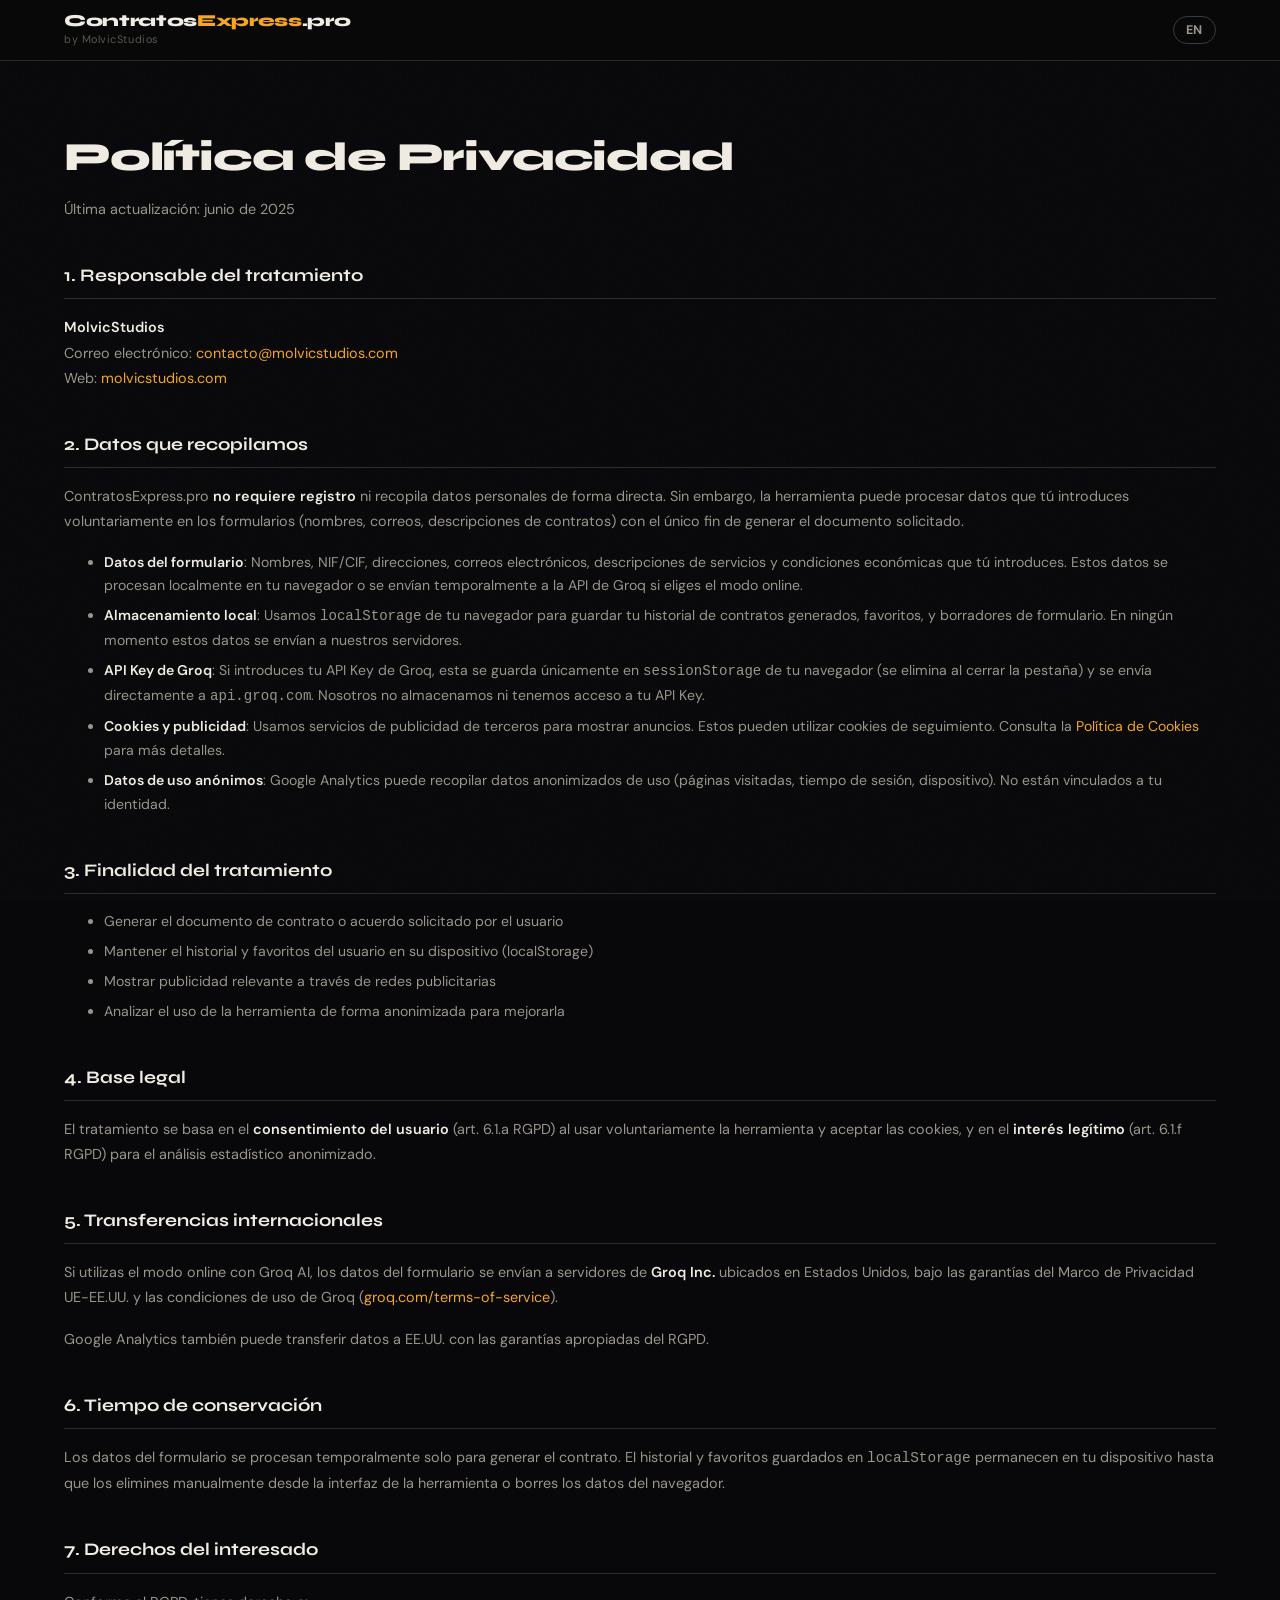
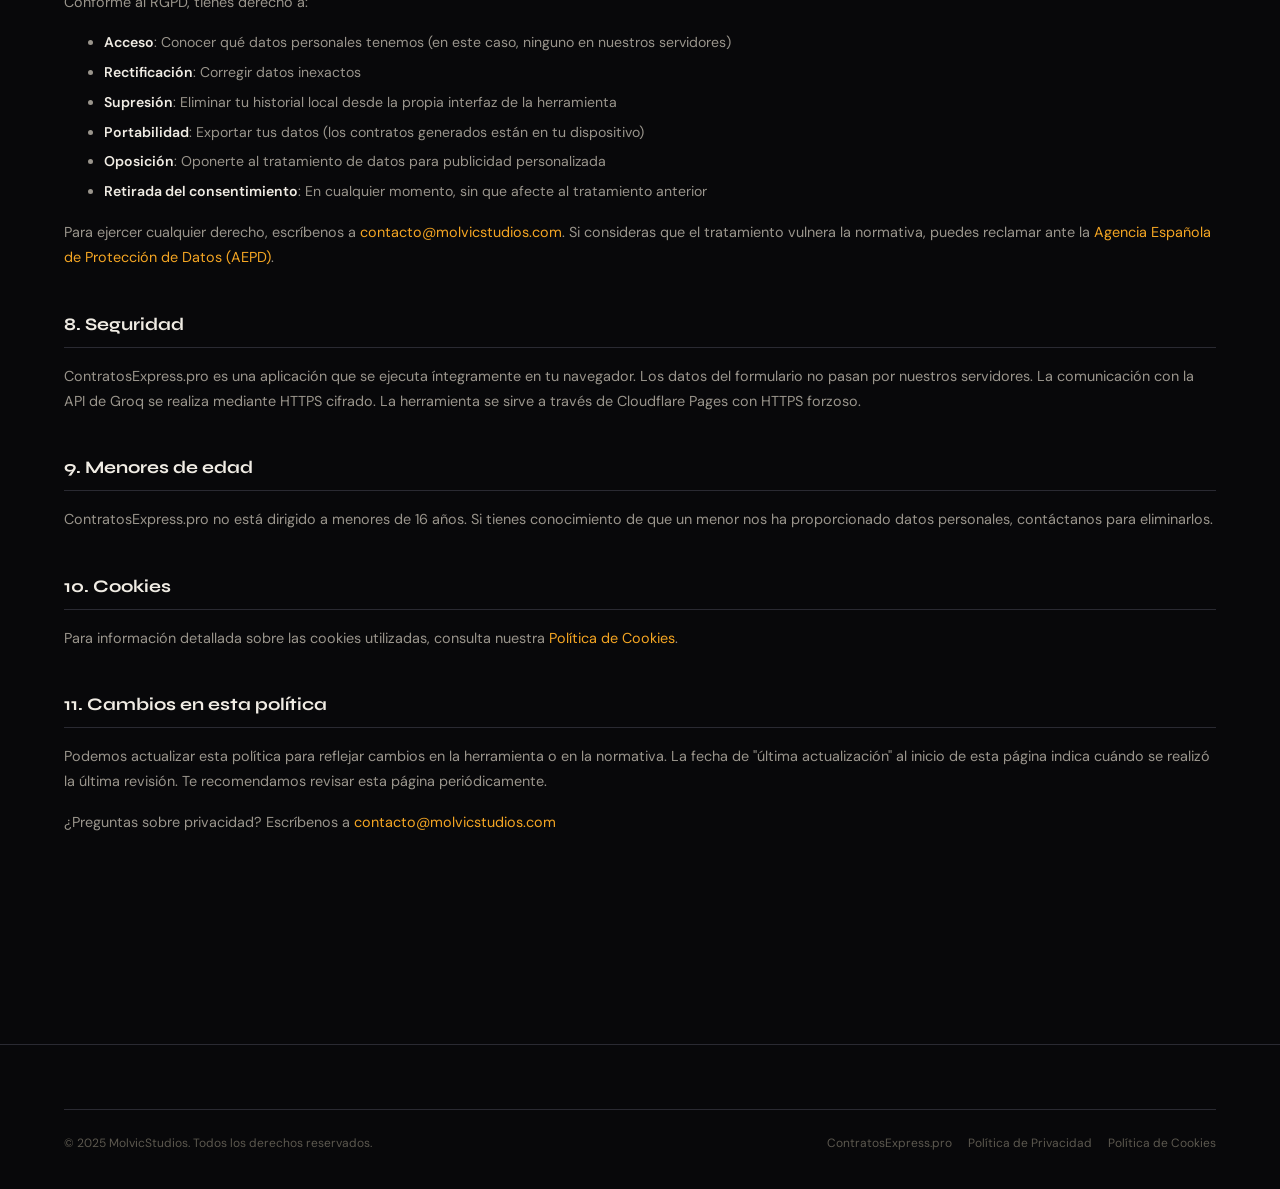
<file: privacy.html>
<!DOCTYPE html>
<html lang="es">
<head>
  <meta charset="UTF-8">
  <meta name="viewport" content="width=device-width, initial-scale=1.0">
  <title>Política de Privacidad — ContratosExpress.pro</title>
  <meta name="description" content="Política de privacidad de ContratosExpress.pro. Información sobre el tratamiento de datos personales según el RGPD.">
  <meta name="robots" content="noindex, follow">
  <link rel="canonical" href="https://contratosexpress.pro/privacy.html">
  <link rel="preconnect" href="https://fonts.googleapis.com">
  <link rel="preconnect" href="https://fonts.gstatic.com" crossorigin>
  <link href="https://fonts.googleapis.com/css2?family=Syne:wght@600;700;800&family=DM+Sans:ital,opsz,wght@0,9..40,400;0,9..40,500;0,9..40,600;0,9..40,700;1,9..40,400&display=swap" rel="stylesheet">
  <link rel="stylesheet" href="css/styles.css">

  <!-- Favicon -->
  <link rel="icon" type="image/svg+xml" href="/favicon.svg">
  <link rel="alternate icon" href="/favicon.ico">
  <link rel="apple-touch-icon" href="/apple-touch-icon.png">

  <!-- InMobi Choice. Consent Manager Tag v3.0 (for TCF 2.3) -->
  <script type="text/javascript" async=true>
  (function() {
    var host = "www.themoneytizer.com";
    var element = document.createElement('script');
    var firstScript = document.getElementsByTagName('script')[0];
    var url = 'https://cmp.inmobi.com'
      .concat('/choice/', '6Fv0cGNfc_bw8', '/', host, '/choice.js?tag_version=V3');
    var uspTries = 0;
    var uspTriesLimit = 3;
    element.async = true;
    element.type = 'text/javascript';
    element.src = url;

    firstScript.parentNode.insertBefore(element, firstScript);

    function makeStub() {
      var TCF_LOCATOR_NAME = '__tcfapiLocator';
      var queue = [];
      var win = window;
      var cmpFrame;

      function addFrame() {
        var doc = win.document;
        var otherCMP = !!(win.frames[TCF_LOCATOR_NAME]);

        if (!otherCMP) {
          if (doc.body) {
            var iframe = doc.createElement('iframe');

            iframe.style.cssText = 'display:none';
            iframe.name = TCF_LOCATOR_NAME;
            doc.body.appendChild(iframe);
          } else {
            setTimeout(addFrame, 5);
          }
        }
        return !otherCMP;
      }

      function tcfAPIHandler() {
        var gdprApplies;
        var args = arguments;

        if (!args.length) {
          return queue;
        } else if (args[0] === 'setGdprApplies') {
          if (
            args.length > 3 &&
            args[2] === 2 &&
            typeof args[3] === 'boolean'
          ) {
            gdprApplies = args[3];
            if (typeof args[2] === 'function') {
              args[2]('set', true);
            }
          }
        } else if (args[0] === 'ping') {
          var retr = {
            gdprApplies: gdprApplies,
            cmpLoaded: false,
            cmpStatus: 'stub'
          };

          if (typeof args[2] === 'function') {
            args[2](retr);
          }
        } else {
          if(args[0] === 'init' && typeof args[3] === 'object') {
            args[3] = Object.assign(args[3], { tag_version: 'V3' });
          }
          queue.push(args);
        }
      }

      function postMessageEventHandler(event) {
        var msgIsString = typeof event.data === 'string';
        var json = {};

        try {
          if (msgIsString) {
            json = JSON.parse(event.data);
          } else {
            json = event.data;
          }
        } catch (ignore) {}

        var payload = json.__tcfapiCall;

        if (payload) {
          window.__tcfapi(
            payload.command,
            payload.version,
            function(retValue, success) {
              var returnMsg = {
                __tcfapiReturn: {
                  returnValue: retValue,
                  success: success,
                  callId: payload.callId
                }
              };
              if (msgIsString) {
                returnMsg = JSON.stringify(returnMsg);
              }
              if (event && event.source && event.source.postMessage) {
                event.source.postMessage(returnMsg, '*');
              }
            },
            payload.parameter
          );
        }
      }

      while (win) {
        try {
          if (win.frames[TCF_LOCATOR_NAME]) {
            cmpFrame = win;
            break;
          }
        } catch (ignore) {}

        if (win === window.top) {
          break;
        }
        win = win.parent;
      }
      if (!cmpFrame) {
        addFrame();
        win.__tcfapi = tcfAPIHandler;
        win.addEventListener('message', postMessageEventHandler, false);
      }
    };

    makeStub();

    var uspStubFunction = function() {
      var arg = arguments;
      if (typeof window.__uspapi !== uspStubFunction) {
        setTimeout(function() {
          if (typeof window.__uspapi !== 'undefined') {
            window.__uspapi.apply(window.__uspapi, arg);
          }
        }, 500);
      }
    };

    var checkIfUspIsReady = function() {
      uspTries++;
      if (window.__uspapi === uspStubFunction && uspTries < uspTriesLimit) {
        console.warn('USP is not accessible');
      } else {
        clearInterval(uspInterval);
      }
    };

    if (typeof window.__uspapi === 'undefined') {
      window.__uspapi = uspStubFunction;
      var uspInterval = setInterval(checkIfUspIsReady, 6000);
    }
  })();
  </script>
  <!-- End InMobi Choice. Consent Manager Tag v3.0 (for TCF 2.3) -->
</head>
<body>

<nav class="navbar" role="navigation">
  <div class="container">
    <div class="navbar-inner">
      <a href="/" class="navbar-brand" aria-label="ContratosExpress.pro — Inicio">
        <span class="navbar-brand-name">Contratos<span>Express</span>.pro</span>
        <span class="navbar-by">by MolvicStudios</span>
      </a>
      <div class="navbar-actions">
        <button class="btn-lang" id="btn-lang-legal" aria-label="Cambiar idioma">EN</button>
      </div>
    </div>
  </div>
</nav>

<main>
  <div class="container">
    <div class="legal-page">

      <!-- ESPAÑOL -->
      <div id="legal-es">
        <h1>Política de Privacidad</h1>
        <p class="legal-updated">Última actualización: junio de 2025</p>

        <h2>1. Responsable del tratamiento</h2>
        <p>
          <strong>MolvicStudios</strong><br>
          Correo electrónico: <a href="mailto:contacto@molvicstudios.com">contacto@molvicstudios.com</a><br>
          Web: <a href="https://molvicstudios.com/" target="_blank" rel="noopener noreferrer">molvicstudios.com</a>
        </p>

        <h2>2. Datos que recopilamos</h2>
        <p>ContratosExpress.pro <strong>no requiere registro</strong> ni recopila datos personales de forma directa. Sin embargo, la herramienta puede procesar datos que tú introduces voluntariamente en los formularios (nombres, correos, descripciones de contratos) con el único fin de generar el documento solicitado.</p>
        <ul>
          <li><strong>Datos del formulario</strong>: Nombres, NIF/CIF, direcciones, correos electrónicos, descripciones de servicios y condiciones económicas que tú introduces. Estos datos se procesan localmente en tu navegador o se envían temporalmente a la API de Groq si eliges el modo online.</li>
          <li><strong>Almacenamiento local</strong>: Usamos <code>localStorage</code> de tu navegador para guardar tu historial de contratos generados, favoritos, y borradores de formulario. En ningún momento estos datos se envían a nuestros servidores.</li>
          <li><strong>API Key de Groq</strong>: Si introduces tu API Key de Groq, esta se guarda únicamente en <code>sessionStorage</code> de tu navegador (se elimina al cerrar la pestaña) y se envía directamente a <code>api.groq.com</code>. Nosotros no almacenamos ni tenemos acceso a tu API Key.</li>
          <li><strong>Cookies y publicidad</strong>: Usamos servicios de publicidad de terceros para mostrar anuncios. Estos pueden utilizar cookies de seguimiento. Consulta la <a href="cookies.html">Política de Cookies</a> para más detalles.</li>
          <li><strong>Datos de uso anónimos</strong>: Google Analytics puede recopilar datos anonimizados de uso (páginas visitadas, tiempo de sesión, dispositivo). No están vinculados a tu identidad.</li>
        </ul>

        <h2>3. Finalidad del tratamiento</h2>
        <ul>
          <li>Generar el documento de contrato o acuerdo solicitado por el usuario</li>
          <li>Mantener el historial y favoritos del usuario en su dispositivo (localStorage)</li>
          <li>Mostrar publicidad relevante a través de redes publicitarias</li>
          <li>Analizar el uso de la herramienta de forma anonimizada para mejorarla</li>
        </ul>

        <h2>4. Base legal</h2>
        <p>El tratamiento se basa en el <strong>consentimiento del usuario</strong> (art. 6.1.a RGPD) al usar voluntariamente la herramienta y aceptar las cookies, y en el <strong>interés legítimo</strong> (art. 6.1.f RGPD) para el análisis estadístico anonimizado.</p>

        <h2>5. Transferencias internacionales</h2>
        <p>Si utilizas el modo online con Groq AI, los datos del formulario se envían a servidores de <strong>Groq Inc.</strong> ubicados en Estados Unidos, bajo las garantías del Marco de Privacidad UE-EE.UU. y las condiciones de uso de Groq (<a href="https://groq.com/terms-of-service/" target="_blank" rel="noopener noreferrer">groq.com/terms-of-service</a>).</p>
        <p>Google Analytics también puede transferir datos a EE.UU. con las garantías apropiadas del RGPD.</p>

        <h2>6. Tiempo de conservación</h2>
        <p>Los datos del formulario se procesan temporalmente solo para generar el contrato. El historial y favoritos guardados en <code>localStorage</code> permanecen en tu dispositivo hasta que los elimines manualmente desde la interfaz de la herramienta o borres los datos del navegador.</p>

        <h2>7. Derechos del interesado</h2>
        <p>Conforme al RGPD, tienes derecho a:</p>
        <ul>
          <li><strong>Acceso</strong>: Conocer qué datos personales tenemos (en este caso, ninguno en nuestros servidores)</li>
          <li><strong>Rectificación</strong>: Corregir datos inexactos</li>
          <li><strong>Supresión</strong>: Eliminar tu historial local desde la propia interfaz de la herramienta</li>
          <li><strong>Portabilidad</strong>: Exportar tus datos (los contratos generados están en tu dispositivo)</li>
          <li><strong>Oposición</strong>: Oponerte al tratamiento de datos para publicidad personalizada</li>
          <li><strong>Retirada del consentimiento</strong>: En cualquier momento, sin que afecte al tratamiento anterior</li>
        </ul>
        <p>Para ejercer cualquier derecho, escríbenos a <a href="mailto:contacto@molvicstudios.com">contacto@molvicstudios.com</a>. Si consideras que el tratamiento vulnera la normativa, puedes reclamar ante la <a href="https://www.aepd.es/" target="_blank" rel="noopener noreferrer">Agencia Española de Protección de Datos (AEPD)</a>.</p>

        <h2>8. Seguridad</h2>
        <p>ContratosExpress.pro es una aplicación que se ejecuta íntegramente en tu navegador. Los datos del formulario no pasan por nuestros servidores. La comunicación con la API de Groq se realiza mediante HTTPS cifrado. La herramienta se sirve a través de Cloudflare Pages con HTTPS forzoso.</p>

        <h2>9. Menores de edad</h2>
        <p>ContratosExpress.pro no está dirigido a menores de 16 años. Si tienes conocimiento de que un menor nos ha proporcionado datos personales, contáctanos para eliminarlos.</p>

        <h2>10. Cookies</h2>
        <p>Para información detallada sobre las cookies utilizadas, consulta nuestra <a href="cookies.html">Política de Cookies</a>.</p>

        <h2>11. Cambios en esta política</h2>
        <p>Podemos actualizar esta política para reflejar cambios en la herramienta o en la normativa. La fecha de "última actualización" al inicio de esta página indica cuándo se realizó la última revisión. Te recomendamos revisar esta página periódicamente.</p>

        <p class="legal-contact">
          ¿Preguntas sobre privacidad? Escríbenos a <a href="mailto:contacto@molvicstudios.com">contacto@molvicstudios.com</a>
        </p>
      </div>

      <!-- ENGLISH -->
      <div id="legal-en" style="display:none">
        <h1>Privacy Policy</h1>
        <p class="legal-updated">Last updated: June 2025</p>

        <h2>1. Data controller</h2>
        <p>
          <strong>MolvicStudios</strong><br>
          Email: <a href="mailto:contacto@molvicstudios.com">contacto@molvicstudios.com</a><br>
          Website: <a href="https://molvicstudios.com/" target="_blank" rel="noopener noreferrer">molvicstudios.com</a>
        </p>

        <h2>2. What data we collect</h2>
        <p>ContratosExpress.pro <strong>does not require registration</strong> and does not directly collect personal data. However, the tool may process data you voluntarily enter in the forms (names, emails, contract descriptions) solely for the purpose of generating the requested document.</p>
        <ul>
          <li><strong>Form data</strong>: Names, tax IDs, addresses, emails, service descriptions and economic conditions you enter. This data is processed locally in your browser or sent temporarily to the Groq API if you choose online mode.</li>
          <li><strong>Local storage</strong>: We use your browser's <code>localStorage</code> to save your generated contracts history, favorites, and form drafts. This data is never sent to our servers.</li>
          <li><strong>Groq API Key</strong>: If you enter a Groq API Key, it is stored only in <code>sessionStorage</code> (deleted when you close the tab) and sent directly to <code>api.groq.com</code>. We do not store or have access to your API Key.</li>
          <li><strong>Cookies and advertising</strong>: We use third-party advertising services to display ads. They may use tracking cookies. See our <a href="cookies.html">Cookie Policy</a> for details.</li>
          <li><strong>Anonymous usage data</strong>: Google Analytics may collect anonymized usage data (pages visited, session duration, device type). These are not linked to your identity.</li>
        </ul>

        <h2>3. Purpose of processing</h2>
        <ul>
          <li>Generate the contract or agreement document requested by the user</li>
          <li>Maintain the user's history and favorites on their device (localStorage)</li>
          <li>Display relevant advertising through ad networks</li>
          <li>Analyze tool usage anonymously to improve it</li>
        </ul>

        <h2>4. Legal basis</h2>
        <p>Processing is based on the user's <strong>consent</strong> (Art. 6.1.a GDPR) when voluntarily using the tool and accepting cookies, and on <strong>legitimate interests</strong> (Art. 6.1.f GDPR) for anonymized statistical analysis.</p>

        <h2>5. International transfers</h2>
        <p>If you use the online mode with Groq AI, form data is sent to <strong>Groq Inc.</strong> servers in the United States, under the EU-US Privacy Framework guarantees and Groq's terms of service.</p>
        <p>Google Analytics may also transfer data to the US with appropriate GDPR safeguards.</p>

        <h2>6. Data retention</h2>
        <p>Form data is processed temporarily only to generate the contract. History and favorites saved in <code>localStorage</code> remain on your device until you manually delete them through the tool's interface or clear browser data.</p>

        <h2>7. Your rights</h2>
        <p>Under GDPR, you have the right to:</p>
        <ul>
          <li><strong>Access</strong>: Know what personal data we hold (in this case, none on our servers)</li>
          <li><strong>Rectification</strong>: Correct inaccurate data</li>
          <li><strong>Erasure</strong>: Delete your local history from the tool's interface</li>
          <li><strong>Portability</strong>: Export your data (generated contracts are on your device)</li>
          <li><strong>Objection</strong>: Object to data processing for personalized advertising</li>
          <li><strong>Withdrawal of consent</strong>: At any time, without affecting previous processing</li>
        </ul>
        <p>To exercise any right, email us at <a href="mailto:contacto@molvicstudios.com">contacto@molvicstudios.com</a>.</p>

        <h2>8. Security</h2>
        <p>ContratosExpress.pro runs entirely in your browser. Form data does not pass through our servers. Communication with the Groq API is through encrypted HTTPS. The tool is served via Cloudflare Pages with forced HTTPS.</p>

        <h2>9. Minors</h2>
        <p>ContratosExpress.pro is not intended for persons under 16. If you are aware that a minor has provided personal data, please contact us so we can delete it.</p>

        <h2>10. Cookies</h2>
        <p>For detailed information about the cookies used, see our <a href="cookies.html">Cookie Policy</a>.</p>

        <h2>11. Changes to this policy</h2>
        <p>We may update this policy to reflect changes to the tool or regulations. The "last updated" date at the top of this page indicates when the last revision was made.</p>

        <p class="legal-contact">
          Privacy questions? Email us at <a href="mailto:contacto@molvicstudios.com">contacto@molvicstudios.com</a>
        </p>
      </div>

    </div>
  </div>
</main>

<footer class="footer" role="contentinfo">
  <div class="container">
    <div class="footer-bottom">
      <span class="footer-rights">© 2025 MolvicStudios. Todos los derechos reservados.</span>
      <div class="footer-legal-links">
        <a href="/">ContratosExpress.pro</a>
        <a href="privacy.html">Política de Privacidad</a>
        <a href="cookies.html">Política de Cookies</a>
      </div>
    </div>
  </div>
</footer>

<script>
  const btnLang = document.getElementById('btn-lang-legal');
  const esSection = document.getElementById('legal-es');
  const enSection = document.getElementById('legal-en');
  let currentLang = localStorage.getItem('ce_lang') || 'es';

  function applyLegalLang() {
    if (currentLang === 'en') {
      esSection.style.display = 'none';
      enSection.style.display = 'block';
      btnLang.textContent = 'ES';
      document.documentElement.lang = 'en';
    } else {
      esSection.style.display = 'block';
      enSection.style.display = 'none';
      btnLang.textContent = 'EN';
      document.documentElement.lang = 'es';
    }
  }

  btnLang.addEventListener('click', () => {
    currentLang = currentLang === 'es' ? 'en' : 'es';
    localStorage.setItem('ce_lang', currentLang);
    applyLegalLang();
  });

  applyLegalLang();
</script>
</body>
</html>
</file>
<file: css/styles.css>
/* ═══════════════════════════════════════════════════════════════════
   ContratosExpress.pro — Design System
   Dark Editorial Ejecutivo + Amber Accent
   by MolvicStudios
   ═══════════════════════════════════════════════════════════════════ */

/* ── GOOGLE FONTS ──────────────────────────────────────────────── */
/* NOTE: Fonts are loaded via <link> in HTML (faster). @import removed to prevent double-loading. */

/* ── CSS VARIABLES ─────────────────────────────────────────────── */
:root {
  --bg-deep:      #08080a;
  --bg-surface:   #111114;
  --bg-elevated:  #19191e;
  --bg-hover:     #222228;
  --border:       #2a2a32;
  --border-light: #3a3a44;
  --text-primary: #f0ece4;
  --text-secondary: #9a958c;
  --text-muted:   #5c584f;
  --amber:        #f5a623;
  --amber-bright: #ffbf44;
  --amber-dim:    #c47f10;
  --amber-glow:   rgba(245,166,35,0.15);
  --amber-glow2:  rgba(245,166,35,0.08);
  --red:          #e05252;
  --red-dim:      rgba(224,82,82,0.15);
  --green:        #4ecb71;
  --green-dim:    rgba(78,203,113,0.15);
  --blue:         #5b9cf5;
  --blue-dim:     rgba(91,156,245,0.12);

  --font-display: 'Syne', sans-serif;
  --font-body:    'DM Sans', sans-serif;
  --font-mono:    'JetBrains Mono', monospace;

  --radius-sm:  6px;
  --radius-md:  10px;
  --radius-lg:  16px;
  --radius-xl:  24px;
  --radius-full: 9999px;

  --space-xs:  4px;
  --space-sm:  8px;
  --space-md:  16px;
  --space-lg:  24px;
  --space-xl:  40px;
  --space-2xl: 64px;
  --space-3xl: 96px;

  --ease: cubic-bezier(0.16, 1, 0.3, 1);
  --transition: 200ms var(--ease);

  --container: 1200px;
  --container-narrow: 860px;
}

/* ── RESET ─────────────────────────────────────────────────────── */
*, *::before, *::after { box-sizing: border-box; margin: 0; padding: 0; }
html { scroll-behavior: smooth; font-size: 16px; }
body {
  font-family: var(--font-body);
  background: var(--bg-deep);
  color: var(--text-primary);
  line-height: 1.6;
  min-height: 100vh;
  overflow-x: hidden;
  -webkit-font-smoothing: antialiased;
  -moz-osx-font-smoothing: grayscale;
}
img, svg { display: block; max-width: 100%; }
button { cursor: pointer; font-family: var(--font-body); }
a { color: var(--amber); text-decoration: none; }
a:hover { color: var(--amber-bright); }
input, textarea, select { font-family: var(--font-body); }

/* ── GRAIN OVERLAY ─────────────────────────────────────────────── */
body::before {
  content: '';
  position: fixed;
  inset: 0;
  pointer-events: none;
  z-index: 0;
  opacity: 0.025;
  background-image: url("data:image/svg+xml,%3Csvg viewBox='0 0 256 256' xmlns='http://www.w3.org/2000/svg'%3E%3Cfilter id='noise'%3E%3CfeTurbulence type='fractalNoise' baseFrequency='0.9' numOctaves='4' stitchTiles='stitch'/%3E%3C/filter%3E%3Crect width='100%25' height='100%25' filter='url(%23noise)'/%3E%3C/svg%3E");
  background-repeat: repeat;
  background-size: 128px;
}

/* ── SCROLLBAR ─────────────────────────────────────────────────── */
::-webkit-scrollbar { width: 6px; height: 6px; }
::-webkit-scrollbar-track { background: var(--bg-surface); }
::-webkit-scrollbar-thumb { background: var(--border-light); border-radius: var(--radius-full); }
::-webkit-scrollbar-thumb:hover { background: var(--text-muted); }

/* ── UTILITY ───────────────────────────────────────────────────── */
.container { max-width: var(--container); margin: 0 auto; padding: 0 var(--space-lg); }
.container-narrow { max-width: var(--container-narrow); margin: 0 auto; padding: 0 var(--space-lg); }
.sr-only { position: absolute; width: 1px; height: 1px; overflow: hidden; clip: rect(0,0,0,0); white-space: nowrap; }
.hidden { display: none !important; }
.amber { color: var(--amber); }
.muted { color: var(--text-muted); }

/* ── ANIMATIONS ────────────────────────────────────────────────── */
@keyframes fadeUp {
  from { opacity: 0; transform: translateY(20px); }
  to   { opacity: 1; transform: translateY(0); }
}
@keyframes fadeIn {
  from { opacity: 0; }
  to   { opacity: 1; }
}
@keyframes pulse {
  0%, 100% { opacity: 1; }
  50%       { opacity: 0.5; }
}
@keyframes spin {
  to { transform: rotate(360deg); }
}
@keyframes slideUp {
  from { transform: translateY(100%); opacity: 0; }
  to   { transform: translateY(0); opacity: 1; }
}
@keyframes shimmer {
  0%   { background-position: -200% 0; }
  100% { background-position:  200% 0; }
}

.anim-fade-up   { animation: fadeUp 0.5s var(--ease) both; }
.anim-fade-in   { animation: fadeIn 0.3s var(--ease) both; }
.anim-delay-1   { animation-delay: 0.1s; }
.anim-delay-2   { animation-delay: 0.2s; }
.anim-delay-3   { animation-delay: 0.3s; }
.anim-delay-4   { animation-delay: 0.4s; }

/* ── BUTTONS ───────────────────────────────────────────────────── */
.btn {
  display: inline-flex;
  align-items: center;
  gap: var(--space-sm);
  padding: 10px 22px;
  border-radius: var(--radius-md);
  font-size: 0.9rem;
  font-weight: 600;
  border: 1px solid transparent;
  transition: all var(--transition);
  white-space: nowrap;
  line-height: 1.4;
}
.btn:disabled { opacity: 0.45; cursor: not-allowed; }

.btn-primary {
  background: var(--amber);
  color: var(--bg-deep);
  border-color: var(--amber);
}
.btn-primary:hover:not(:disabled) {
  background: var(--amber-bright);
  border-color: var(--amber-bright);
  color: var(--bg-deep);
  transform: translateY(-1px);
  box-shadow: 0 4px 20px rgba(245,166,35,0.35);
}

.btn-secondary {
  background: transparent;
  color: var(--text-primary);
  border-color: var(--border-light);
}
.btn-secondary:hover:not(:disabled) {
  background: var(--bg-hover);
  border-color: var(--text-secondary);
}

.btn-ghost {
  background: transparent;
  color: var(--text-secondary);
  border-color: transparent;
  padding: 8px 14px;
}
.btn-ghost:hover:not(:disabled) {
  background: var(--bg-hover);
  color: var(--text-primary);
}

.btn-danger {
  background: transparent;
  color: var(--red);
  border-color: var(--red);
}
.btn-danger:hover:not(:disabled) {
  background: var(--red-dim);
}

.btn-lg {
  padding: 14px 32px;
  font-size: 1rem;
  font-weight: 700;
  border-radius: var(--radius-lg);
}

.btn-sm {
  padding: 6px 14px;
  font-size: 0.8rem;
}

.btn-full { width: 100%; justify-content: center; }

/* ── NAVBAR ────────────────────────────────────────────────────── */
.navbar {
  position: sticky;
  top: 0;
  z-index: 100;
  background: rgba(8,8,10,0.88);
  backdrop-filter: blur(20px);
  -webkit-backdrop-filter: blur(20px);
  border-bottom: 1px solid var(--border);
}
.navbar-inner {
  display: flex;
  align-items: center;
  justify-content: space-between;
  gap: var(--space-md);
  height: 60px;
}
.navbar-brand { display: flex; flex-direction: column; }
.navbar-brand-name {
  font-family: var(--font-display);
  font-weight: 800;
  font-size: 1.05rem;
  color: var(--text-primary);
  line-height: 1.1;
  letter-spacing: -0.02em;
}
.navbar-brand-name span { color: var(--amber); }
.navbar-by {
  font-size: 0.68rem;
  color: var(--text-muted);
  letter-spacing: 0.05em;
}
.navbar-actions {
  display: flex;
  align-items: center;
  gap: var(--space-sm);
}
.btn-lang {
  padding: 5px 12px;
  border-radius: var(--radius-full);
  border: 1px solid var(--border-light);
  background: transparent;
  color: var(--text-secondary);
  font-size: 0.78rem;
  font-weight: 700;
  letter-spacing: 0.05em;
  transition: all var(--transition);
}
.btn-lang:hover {
  border-color: var(--amber);
  color: var(--amber);
  background: var(--amber-glow2);
}

/* ── HERO ──────────────────────────────────────────────────────── */
.hero {
  padding: var(--space-3xl) 0 var(--space-2xl);
  text-align: center;
  position: relative;
  z-index: 1;
}
.hero::before {
  content: '';
  position: absolute;
  top: -80px;
  left: 50%;
  transform: translateX(-50%);
  width: 600px;
  height: 600px;
  background: radial-gradient(circle, rgba(245,166,35,0.06) 0%, transparent 70%);
  pointer-events: none;
}
.hero-badge {
  display: inline-flex;
  align-items: center;
  gap: var(--space-sm);
  padding: 5px 14px;
  border-radius: var(--radius-full);
  border: 1px solid rgba(245,166,35,0.3);
  background: var(--amber-glow2);
  color: var(--amber);
  font-size: 0.75rem;
  font-weight: 600;
  letter-spacing: 0.04em;
  margin-bottom: var(--space-lg);
}
.hero-badge::before {
  content: '';
  width: 6px; height: 6px;
  border-radius: 50%;
  background: var(--amber);
  animation: pulse 2s infinite;
}
.hero-title {
  font-family: var(--font-display);
  font-size: clamp(2rem, 5vw, 3.5rem);
  font-weight: 800;
  line-height: 1.1;
  letter-spacing: -0.03em;
  color: var(--text-primary);
  margin-bottom: var(--space-md);
}
.hero-title span { color: var(--amber); }
.hero-subtitle {
  font-size: clamp(0.95rem, 2vw, 1.15rem);
  color: var(--text-secondary);
  max-width: 620px;
  margin: 0 auto var(--space-xl);
  line-height: 1.7;
}
.hero-cta { display: flex; align-items: center; justify-content: center; gap: var(--space-md); flex-wrap: wrap; }

/* ── SECTION TITLES ────────────────────────────────────────────── */
.section-title {
  font-family: var(--font-display);
  font-size: clamp(1.2rem, 3vw, 1.7rem);
  font-weight: 700;
  letter-spacing: -0.02em;
  color: var(--text-primary);
  margin-bottom: var(--space-xs);
}
.section-subtitle {
  font-size: 0.9rem;
  color: var(--text-secondary);
  margin-bottom: var(--space-lg);
}

/* ── CONTRACT TYPE GRID ────────────────────────────────────────── */
#contract-types-section { padding: var(--space-2xl) 0; }
.contract-grid {
  display: grid;
  grid-template-columns: repeat(auto-fill, minmax(200px, 1fr));
  gap: var(--space-md);
  margin-top: var(--space-lg);
}
.contract-card {
  position: relative;
  padding: var(--space-lg);
  background: var(--bg-surface);
  border: 1px solid var(--border);
  border-radius: var(--radius-lg);
  cursor: pointer;
  transition: all var(--transition);
  text-align: left;
}
.contract-card:hover {
  border-color: var(--amber-dim);
  background: var(--bg-elevated);
  transform: translateY(-2px);
  box-shadow: 0 8px 30px rgba(0,0,0,0.4);
}
.contract-card.selected {
  border-color: var(--amber);
  background: var(--bg-elevated);
  box-shadow: 0 0 0 1px var(--amber), 0 8px 30px var(--amber-glow);
}
.contract-card.selected::after {
  content: '✓';
  position: absolute;
  top: 10px; right: 12px;
  font-size: 0.75rem;
  font-weight: 700;
  color: var(--amber);
  background: var(--amber-glow);
  width: 20px; height: 20px;
  border-radius: 50%;
  display: flex;
  align-items: center;
  justify-content: center;
}
.contract-card-icon {
  font-size: 2rem;
  margin-bottom: var(--space-sm);
  line-height: 1;
}
.contract-card-label {
  font-family: var(--font-display);
  font-size: 0.9rem;
  font-weight: 700;
  color: var(--text-primary);
  margin-bottom: 4px;
  line-height: 1.2;
}
.contract-card-desc {
  font-size: 0.75rem;
  color: var(--text-muted);
  line-height: 1.4;
}

/* ── MODE SELECTOR ─────────────────────────────────────────────── */
#mode-section { padding: var(--space-xl) 0; }
.mode-grid {
  display: grid;
  grid-template-columns: 1fr 1fr;
  gap: var(--space-md);
  margin-top: var(--space-lg);
}
.mode-card {
  padding: var(--space-lg);
  background: var(--bg-surface);
  border: 1px solid var(--border);
  border-radius: var(--radius-lg);
  cursor: pointer;
  transition: all var(--transition);
}
.mode-card:hover { border-color: var(--border-light); background: var(--bg-elevated); }
.mode-card.selected {
  border-color: var(--amber);
  background: var(--bg-elevated);
  box-shadow: 0 0 0 1px var(--amber), 0 8px 30px var(--amber-glow);
}
.mode-card-header {
  display: flex;
  align-items: center;
  gap: var(--space-md);
  margin-bottom: var(--space-sm);
}
.mode-radio {
  width: 18px; height: 18px;
  border-radius: 50%;
  border: 2px solid var(--border-light);
  flex-shrink: 0;
  transition: all var(--transition);
  position: relative;
}
.mode-card.selected .mode-radio {
  border-color: var(--amber);
  background: var(--amber-glow);
}
.mode-card.selected .mode-radio::after {
  content: '';
  position: absolute;
  inset: 3px;
  background: var(--amber);
  border-radius: 50%;
}
.mode-card-title { font-weight: 700; font-size: 0.95rem; }
.mode-card-desc { font-size: 0.82rem; color: var(--text-secondary); margin-left: 30px; }

/* API Key Panel */
.api-key-panel {
  margin-top: var(--space-lg);
  padding: var(--space-lg);
  background: var(--bg-elevated);
  border: 1px solid var(--border);
  border-radius: var(--radius-lg);
  transition: all 0.3s var(--ease);
}
.api-key-panel.hidden-panel {
  display: none;
}
.api-key-row {
  display: flex;
  gap: var(--space-sm);
  margin-top: var(--space-sm);
}
.api-key-row input {
  flex: 1;
  padding: 10px 14px;
  background: var(--bg-surface);
  border: 1px solid var(--border);
  border-radius: var(--radius-md);
  color: var(--text-primary);
  font-family: var(--font-mono);
  font-size: 0.85rem;
  transition: border-color var(--transition);
}
.api-key-row input:focus {
  outline: none;
  border-color: var(--amber);
}
.api-key-note {
  margin-top: var(--space-sm);
  font-size: 0.75rem;
  color: var(--text-muted);
  display: flex;
  align-items: center;
  gap: 6px;
}
.api-key-note::before { content: '🔒'; font-size: 0.7rem; }

/* FAQ Accordion */
.faq-details {
  margin-top: var(--space-md);
  border: 1px solid var(--border);
  border-radius: var(--radius-md);
  overflow: hidden;
}
.faq-summary {
  padding: var(--space-md);
  cursor: pointer;
  font-size: 0.85rem;
  font-weight: 600;
  color: var(--amber);
  background: var(--bg-surface);
  list-style: none;
  user-select: none;
  transition: background var(--transition);
}
.faq-summary:hover { background: var(--bg-hover); }
.faq-summary::-webkit-details-marker { display: none; }
.faq-body {
  padding: var(--space-md);
  background: var(--bg-surface);
  border-top: 1px solid var(--border);
}
.faq-body p { font-size: 0.84rem; color: var(--text-secondary); margin-bottom: var(--space-sm); }
.faq-body ol { padding-left: var(--space-lg); }
.faq-body li {
  font-size: 0.84rem;
  color: var(--text-secondary);
  margin-bottom: 6px;
  line-height: 1.5;
}

/* ── WIZARD ────────────────────────────────────────────────────── */
#wizard-section { padding: var(--space-xl) 0 var(--space-2xl); }

.progress-bar-wrap {
  margin-bottom: var(--space-xl);
}
.progress-bar-steps {
  display: flex;
  justify-content: space-between;
  gap: var(--space-sm);
  margin-bottom: var(--space-sm);
}
.progress-step {
  flex: 1;
  text-align: center;
  font-size: 0.75rem;
  font-weight: 600;
  color: var(--text-muted);
  transition: color var(--transition);
  cursor: default;
}
.progress-step.active { color: var(--amber); }
.progress-step.done   { color: var(--text-secondary); }
.progress-bar-track {
  height: 3px;
  background: var(--border);
  border-radius: var(--radius-full);
  overflow: hidden;
}
.progress-bar-fill {
  height: 100%;
  background: var(--amber);
  border-radius: var(--radius-full);
  transition: width 0.4s var(--ease);
}
.progress-label {
  font-size: 0.75rem;
  color: var(--text-muted);
  margin-top: 6px;
  text-align: right;
}

/* Wizard Step */
.wizard-step {
  display: none;
}
.wizard-step.active {
  display: block;
  animation: fadeUp 0.35s var(--ease) both;
}

.step-header {
  margin-bottom: var(--space-xl);
  padding-bottom: var(--space-md);
  border-bottom: 1px solid var(--border);
}

/* Form Fields */
.form-card {
  background: var(--bg-surface);
  border: 1px solid var(--border);
  border-radius: var(--radius-lg);
  padding: var(--space-lg);
  margin-bottom: var(--space-lg);
}
.form-card-title {
  font-family: var(--font-display);
  font-weight: 700;
  font-size: 0.95rem;
  color: var(--text-primary);
  margin-bottom: var(--space-md);
  padding-bottom: var(--space-sm);
  border-bottom: 1px solid var(--border);
}

.field {
  margin-bottom: var(--space-md);
}
.field:last-child { margin-bottom: 0; }

.field-label {
  display: block;
  font-size: 0.82rem;
  font-weight: 600;
  color: var(--text-secondary);
  margin-bottom: 6px;
  letter-spacing: 0.02em;
}
.field-label .req { color: var(--amber); margin-left: 2px; }

.field-input,
.field-textarea,
.field-select {
  width: 100%;
  padding: 10px 14px;
  background: var(--bg-elevated);
  border: 1px solid var(--border);
  border-radius: var(--radius-md);
  color: var(--text-primary);
  font-size: 0.88rem;
  transition: border-color var(--transition), box-shadow var(--transition);
  appearance: none;
  -webkit-appearance: none;
}
.field-input:focus,
.field-textarea:focus,
.field-select:focus {
  outline: none;
  border-color: var(--amber);
  box-shadow: 0 0 0 3px var(--amber-glow2);
}
.field-input::placeholder,
.field-textarea::placeholder { color: var(--text-muted); font-size: 0.83rem; }
.field-input.error,
.field-textarea.error { border-color: var(--red); }

.field-textarea {
  resize: vertical;
  min-height: 90px;
  line-height: 1.6;
}

.field-select {
  background-image: url("data:image/svg+xml,%3Csvg xmlns='http://www.w3.org/2000/svg' width='12' height='8' viewBox='0 0 12 8'%3E%3Cpath d='M1 1l5 5 5-5' stroke='%235c584f' stroke-width='1.5' fill='none' stroke-linecap='round'/%3E%3C/svg%3E");
  background-repeat: no-repeat;
  background-position: right 12px center;
  padding-right: 36px;
  cursor: pointer;
}
.field-select option { background: var(--bg-elevated); color: var(--text-primary); }

.field-row {
  display: grid;
  grid-template-columns: 1fr 1fr;
  gap: var(--space-md);
}

.char-counter {
  font-size: 0.72rem;
  color: var(--text-muted);
  text-align: right;
  margin-top: 4px;
}
.char-counter.warn { color: var(--red); }

/* Toggle Type (Persona/Empresa) */
.type-toggle {
  display: flex;
  gap: 0;
  border: 1px solid var(--border);
  border-radius: var(--radius-md);
  overflow: hidden;
}
.type-btn {
  flex: 1;
  padding: 7px 10px;
  background: transparent;
  border: none;
  color: var(--text-muted);
  font-size: 0.8rem;
  font-weight: 600;
  transition: all var(--transition);
  text-align: center;
}
.type-btn:first-child { border-right: 1px solid var(--border); }
.type-btn.active {
  background: var(--amber-glow);
  color: var(--amber);
}

/* Checkboxes & Clauses */
.clause-item {
  margin-bottom: var(--space-sm);
}
.clause-label {
  display: flex;
  align-items: center;
  gap: var(--space-sm);
  cursor: pointer;
  padding: 8px 10px;
  border-radius: var(--radius-md);
  transition: background var(--transition);
}
.clause-label:hover { background: var(--bg-elevated); }
.clause-checkbox {
  width: 16px; height: 16px;
  border-radius: 4px;
  border: 2px solid var(--border-light);
  background: transparent;
  flex-shrink: 0;
  cursor: pointer;
  accent-color: var(--amber);
  transition: border-color var(--transition);
}
.clause-checkbox:checked { border-color: var(--amber); }
.clause-text {
  font-size: 0.85rem;
  color: var(--text-secondary);
}
.clause-extra {
  display: none;
  margin-top: var(--space-sm);
  margin-left: 28px;
  animation: fadeUp 0.2s var(--ease) both;
}
.clause-extra.visible { display: block; }

/* Tone Toggle */
.tone-toggle {
  display: flex;
  gap: 0;
  border: 1px solid var(--border);
  border-radius: var(--radius-md);
  overflow: hidden;
}
.tone-btn {
  flex: 1;
  padding: 9px 10px;
  background: transparent;
  border: none;
  color: var(--text-muted);
  font-size: 0.83rem;
  font-weight: 600;
  transition: all var(--transition);
  text-align: center;
  border-right: 1px solid var(--border);
}
.tone-btn:last-child { border-right: none; }
.tone-btn.active {
  background: var(--amber-glow);
  color: var(--amber);
}

/* Penalty Checkbox + Input */
.penalty-row {
  display: flex;
  align-items: center;
  gap: var(--space-sm);
  margin-bottom: var(--space-sm);
}
.penalty-row label {
  display: flex;
  align-items: center;
  gap: 8px;
  font-size: 0.85rem;
  color: var(--text-secondary);
  cursor: pointer;
}

/* ── LOGO UPLOAD SECTION ────────────────────────────────────────── */
.logo-section {
  margin-top: var(--space-lg);
  padding: var(--space-lg);
  background: var(--bg-surface);
  border: 1px solid var(--border);
  border-radius: var(--radius-lg);
}
.logo-section-title {
  font-family: var(--font-display);
  font-weight: 700;
  font-size: 0.95rem;
  color: var(--text-primary);
  margin-bottom: 4px;
}
.logo-section-subtitle {
  font-size: 0.78rem;
  color: var(--text-muted);
  margin-bottom: var(--space-md);
}
.logo-options {
  display: flex;
  gap: var(--space-md);
  flex-wrap: wrap;
  align-items: flex-start;
}
.logo-dropzone {
  flex: 1;
  min-width: 200px;
  border: 2px dashed var(--border-light);
  border-radius: var(--radius-lg);
  padding: var(--space-lg);
  text-align: center;
  cursor: pointer;
  transition: all var(--transition);
  position: relative;
  min-height: 120px;
  display: flex;
  flex-direction: column;
  align-items: center;
  justify-content: center;
  gap: 8px;
}
.logo-dropzone:hover,
.logo-dropzone.dragover {
  border-color: var(--amber);
  background: var(--amber-glow2);
}
.logo-dropzone-icon { font-size: 2rem; opacity: 0.5; }
.logo-dropzone-hint {
  font-size: 0.8rem;
  color: var(--text-secondary);
  line-height: 1.4;
}
.logo-dropzone-formats { font-size: 0.72rem; color: var(--text-muted); }
.logo-file-input {
  position: absolute;
  inset: 0;
  opacity: 0;
  cursor: pointer;
  width: 100%;
  height: 100%;
}

.logo-preview-wrap {
  display: none;
  position: relative;
  flex: 1;
  min-width: 200px;
  border: 1px solid var(--border);
  border-radius: var(--radius-lg);
  padding: var(--space-md);
  background: var(--bg-elevated);
  text-align: center;
}
.logo-preview-wrap.visible { display: flex; flex-direction: column; align-items: center; gap: var(--space-sm); }
.logo-preview-img {
  max-width: 200px;
  max-height: 100px;
  object-fit: contain;
  border-radius: var(--radius-sm);
}
.logo-preview-name { font-size: 0.75rem; color: var(--text-muted); }
.btn-logo-remove {
  padding: 5px 12px;
  font-size: 0.76rem;
  color: var(--red);
  border: 1px solid var(--red);
  border-radius: var(--radius-sm);
  background: transparent;
  transition: all var(--transition);
}
.btn-logo-remove:hover { background: var(--red-dim); }

.logo-no-logo {
  display: flex;
  align-items: center;
  gap: var(--space-sm);
  padding: var(--space-md);
  border: 1px solid var(--border);
  border-radius: var(--radius-lg);
  cursor: pointer;
  transition: all var(--transition);
  min-height: 120px;
  flex-direction: column;
  justify-content: center;
  text-align: center;
  flex: 0 0 160px;
}
.logo-no-logo:hover { border-color: var(--border-light); background: var(--bg-elevated); }
.logo-no-logo.selected {
  border-color: var(--amber);
  background: var(--amber-glow2);
}
.logo-no-logo-icon { font-size: 1.8rem; opacity: 0.4; }
.logo-no-logo-text { font-size: 0.82rem; font-weight: 600; color: var(--text-secondary); margin-top: 6px; }
.logo-error { font-size: 0.78rem; color: var(--red); margin-top: var(--space-sm); display: none; }
.logo-error.visible { display: block; }

/* ── WIZARD NAVIGATION ─────────────────────────────────────────── */
.wizard-nav {
  display: flex;
  justify-content: space-between;
  align-items: center;
  gap: var(--space-md);
  margin-top: var(--space-xl);
  padding-top: var(--space-lg);
  border-top: 1px solid var(--border);
}
.wizard-nav-right { display: flex; gap: var(--space-sm); align-items: center; }
.autosave-indicator {
  font-size: 0.72rem;
  color: var(--text-muted);
  display: flex;
  align-items: center;
  gap: 5px;
  opacity: 0;
  transition: opacity 0.3s;
}
.autosave-indicator.visible { opacity: 1; }
.autosave-dot { width: 6px; height: 6px; background: var(--green); border-radius: 50%; }

/* ── LIVE PREVIEW ──────────────────────────────────────────────── */
#preview-section {
  padding: var(--space-xl) 0;
  border-top: 1px solid var(--border);
}
.preview-header {
  display: flex;
  align-items: center;
  justify-content: space-between;
  margin-bottom: var(--space-md);
}
.preview-label-tag {
  display: inline-flex;
  align-items: center;
  gap: 6px;
  font-size: 0.75rem;
  font-weight: 600;
  color: var(--text-muted);
  padding: 4px 10px;
  border: 1px solid var(--border);
  border-radius: var(--radius-full);
}
.preview-content {
  background: var(--bg-surface);
  border: 1px solid var(--border);
  border-radius: var(--radius-lg);
  padding: var(--space-lg);
  min-height: 200px;
  position: relative;
}
.preview-placeholder {
  color: var(--text-muted);
  font-size: 0.85rem;
  text-align: center;
  padding: var(--space-xl);
}
.preview-logo-header {
  display: none;
  text-align: center;
  margin-bottom: var(--space-md);
  padding-bottom: var(--space-md);
  border-bottom: 1px solid var(--border);
}
.preview-logo-header.visible { display: block; }
.preview-logo-header img {
  max-height: 60px;
  max-width: 240px;
  object-fit: contain;
  margin: 0 auto;
}
.preview-pre {
  font-family: var(--font-mono);
  font-size: 0.75rem;
  color: var(--text-secondary);
  white-space: pre-wrap;
  word-break: break-word;
  line-height: 1.7;
  max-height: 400px;
  overflow-y: auto;
}

/* ── RESULT SECTION ────────────────────────────────────────────── */
#result-section { padding: var(--space-2xl) 0; }

.disclaimer-banner {
  display: flex;
  gap: var(--space-md);
  padding: var(--space-md) var(--space-lg);
  background: var(--red-dim);
  border: 1px solid rgba(224,82,82,0.3);
  border-radius: var(--radius-lg);
  margin-bottom: var(--space-lg);
}
.disclaimer-banner-icon { font-size: 1.2rem; flex-shrink: 0; }
.disclaimer-banner-text {
  font-size: 0.82rem;
  color: #e8a0a0;
  line-height: 1.5;
}

.result-header {
  display: flex;
  align-items: flex-start;
  justify-content: space-between;
  gap: var(--space-md);
  flex-wrap: wrap;
  margin-bottom: var(--space-lg);
}
.result-title-group {}
.result-title {
  font-family: var(--font-display);
  font-size: 1.4rem;
  font-weight: 700;
  color: var(--text-primary);
  margin-bottom: 6px;
}
.result-badge {
  display: inline-flex;
  align-items: center;
  gap: 6px;
  font-size: 0.75rem;
  font-weight: 600;
  padding: 4px 12px;
  border-radius: var(--radius-full);
  border: 1px solid rgba(245,166,35,0.3);
  background: var(--amber-glow2);
  color: var(--amber);
}
.result-badge.offline {
  border-color: rgba(91,156,245,0.3);
  background: var(--blue-dim);
  color: var(--blue);
}

.result-actions {
  display: flex;
  gap: var(--space-sm);
  flex-wrap: wrap;
  align-items: center;
}

/* Result document */
.result-doc {
  background: var(--bg-surface);
  border: 1px solid var(--border);
  border-radius: var(--radius-lg);
  overflow: hidden;
  margin-bottom: var(--space-lg);
}
.result-doc-logo {
  display: none;
  padding: var(--space-xl) var(--space-xl) var(--space-md);
  text-align: center;
  border-bottom: 1px solid var(--border);
  background: var(--bg-elevated);
}
.result-doc-logo.visible { display: block; }
.result-doc-logo img {
  max-height: 80px;
  max-width: 300px;
  object-fit: contain;
  margin: 0 auto;
}
.result-pre {
  font-family: var(--font-mono);
  font-size: 0.8rem;
  color: var(--text-primary);
  white-space: pre-wrap;
  word-break: break-word;
  line-height: 1.8;
  padding: var(--space-xl);
  max-height: 600px;
  overflow-y: auto;
}

/* Variants */
.variants-section {
  margin-top: var(--space-lg);
  padding: var(--space-lg);
  background: var(--bg-elevated);
  border: 1px solid var(--border);
  border-radius: var(--radius-lg);
}
.variants-title {
  font-size: 0.82rem;
  font-weight: 600;
  color: var(--text-muted);
  text-transform: uppercase;
  letter-spacing: 0.08em;
  margin-bottom: var(--space-md);
}
.variants-chips {
  display: flex;
  gap: var(--space-sm);
  flex-wrap: wrap;
}
.variant-chip {
  padding: 6px 16px;
  border-radius: var(--radius-full);
  border: 1px solid var(--border-light);
  background: transparent;
  color: var(--text-secondary);
  font-size: 0.8rem;
  font-weight: 600;
  transition: all var(--transition);
}
.variant-chip:hover {
  border-color: var(--amber);
  color: var(--amber);
  background: var(--amber-glow2);
}

/* Skeleton Loader */
.skeleton-wrap {
  padding: var(--space-xl);
}
.skeleton-line {
  height: 14px;
  border-radius: var(--radius-sm);
  background: linear-gradient(90deg, var(--bg-elevated) 0%, var(--bg-hover) 50%, var(--bg-elevated) 100%);
  background-size: 200% 100%;
  animation: shimmer 1.5s infinite;
  margin-bottom: var(--space-md);
}
.skeleton-line.short { width: 40%; }
.skeleton-line.medium { width: 70%; }
.skeleton-line.long { width: 90%; }

/* ── HISTORY & FAVORITES PANELS ────────────────────────────────── */
.panel-overlay {
  display: none;
  position: fixed;
  inset: 0;
  z-index: 200;
  background: rgba(0,0,0,0.7);
  backdrop-filter: blur(6px);
  animation: fadeIn 0.2s var(--ease);
}
.panel-overlay.open { display: flex; align-items: center; justify-content: center; padding: var(--space-lg); }
.panel-box {
  background: var(--bg-surface);
  border: 1px solid var(--border);
  border-radius: var(--radius-xl);
  width: 100%;
  max-width: 720px;
  max-height: 85vh;
  display: flex;
  flex-direction: column;
  animation: fadeUp 0.3s var(--ease) both;
}
.panel-header {
  padding: var(--space-lg);
  border-bottom: 1px solid var(--border);
  display: flex;
  align-items: flex-start;
  justify-content: space-between;
  gap: var(--space-md);
}
.panel-title { font-family: var(--font-display); font-weight: 700; font-size: 1.1rem; }
.panel-subtitle { font-size: 0.8rem; color: var(--text-muted); margin-top: 2px; }
.panel-close {
  background: transparent;
  border: none;
  color: var(--text-muted);
  font-size: 1.4rem;
  line-height: 1;
  padding: 4px;
  transition: color var(--transition);
}
.panel-close:hover { color: var(--text-primary); }
.panel-body {
  flex: 1;
  overflow-y: auto;
  padding: var(--space-md);
}
.panel-footer {
  padding: var(--space-md) var(--space-lg);
  border-top: 1px solid var(--border);
  display: flex;
  justify-content: flex-end;
}

.history-list { display: flex; flex-direction: column; gap: var(--space-sm); }
.history-item {
  padding: var(--space-md);
  background: var(--bg-elevated);
  border: 1px solid var(--border);
  border-radius: var(--radius-md);
  display: flex;
  align-items: flex-start;
  gap: var(--space-md);
}
.history-item-info { flex: 1; min-width: 0; }
.history-item-type {
  font-size: 0.72rem;
  font-weight: 700;
  color: var(--amber);
  text-transform: uppercase;
  letter-spacing: 0.06em;
}
.history-item-title {
  font-size: 0.85rem;
  font-weight: 600;
  color: var(--text-primary);
  white-space: nowrap;
  overflow: hidden;
  text-overflow: ellipsis;
  margin-top: 2px;
}
.history-item-date {
  font-size: 0.72rem;
  color: var(--text-muted);
  margin-top: 2px;
}
.history-item-actions { display: flex; gap: var(--space-sm); flex-shrink: 0; align-items: center; }
.panel-empty {
  text-align: center;
  padding: var(--space-2xl) var(--space-lg);
  color: var(--text-muted);
  font-size: 0.9rem;
}

/* ── CROSS-PROMO / FOOTER ──────────────────────────────────────── */
.footer {
  border-top: 1px solid var(--border);
  padding: var(--space-2xl) 0 var(--space-xl);
  margin-top: var(--space-3xl);
}
.footer-grid {
  display: grid;
  grid-template-columns: 2fr 1fr 1fr;
  gap: var(--space-2xl);
  margin-bottom: var(--space-xl);
}
.footer-brand-name {
  font-family: var(--font-display);
  font-size: 1rem;
  font-weight: 800;
  color: var(--text-primary);
  margin-bottom: 6px;
}
.footer-brand-name span { color: var(--amber); }
.footer-tagline {
  font-size: 0.82rem;
  color: var(--text-secondary);
  line-height: 1.5;
  margin-bottom: var(--space-md);
}
.footer-by {
  font-size: 0.78rem;
  color: var(--text-muted);
}
.footer-col-title {
  font-size: 0.72rem;
  font-weight: 700;
  text-transform: uppercase;
  letter-spacing: 0.1em;
  color: var(--text-muted);
  margin-bottom: var(--space-md);
}
.footer-links {
  display: flex;
  flex-direction: column;
  gap: 8px;
}
.footer-links a {
  font-size: 0.82rem;
  color: var(--text-secondary);
  transition: color var(--transition);
}
.footer-links a:hover { color: var(--amber); }
.footer-bottom {
  padding-top: var(--space-lg);
  border-top: 1px solid var(--border);
  display: flex;
  align-items: center;
  justify-content: space-between;
  gap: var(--space-md);
  flex-wrap: wrap;
}
.footer-rights { font-size: 0.75rem; color: var(--text-muted); }
.footer-legal-links {
  display: flex;
  gap: var(--space-md);
}
.footer-legal-links a {
  font-size: 0.75rem;
  color: var(--text-muted);
  transition: color var(--transition);
}
.footer-legal-links a:hover { color: var(--text-secondary); }

/* ── COOKIE BANNER ─────────────────────────────────────────────── */
.cookie-banner {
  display: none;
  position: fixed;
  bottom: 0;
  left: 0;
  right: 0;
  z-index: 300;
  background: var(--bg-surface);
  border-top: 1px solid var(--border);
  padding: var(--space-md) var(--space-xl);
}
.cookie-banner.visible {
  display: block;
  animation: slideUp 0.4s var(--ease) both;
}
.cookie-banner-content {
  max-width: 1200px;
  margin: 0 auto;
  display: flex;
  align-items: center;
  justify-content: space-between;
  gap: var(--space-md);
  flex-wrap: wrap;
}
.cookie-banner p {
  font-size: 0.82rem;
  color: var(--text-secondary);
  flex: 1;
  line-height: 1.5;
}
.cookie-actions {
  display: flex;
  gap: var(--space-sm);
  align-items: center;
}
.btn-cookie-accept {
  padding: 8px 20px;
  font-size: 0.82rem;
  font-weight: 700;
  border: none;
  border-radius: var(--radius-sm);
  background: var(--amber);
  color: var(--bg-deep);
  cursor: pointer;
  transition: all var(--transition);
}
.btn-cookie-accept:hover { background: var(--amber-bright); }
.btn-cookie-info {
  padding: 8px 16px;
  font-size: 0.82rem;
  color: var(--text-muted);
  text-decoration: none;
  border: 1px solid var(--border);
  border-radius: var(--radius-sm);
  transition: all var(--transition);
}
.btn-cookie-info:hover { color: var(--text-secondary); border-color: var(--border-light); }

/* ── LEGAL PAGES (privacy.html, cookies.html) ───────────────────── */
.legal-page { padding: var(--space-2xl) 0 var(--space-3xl); }
.legal-page h1 {
  font-family: var(--font-display);
  font-size: clamp(1.5rem, 4vw, 2.5rem);
  font-weight: 800;
  letter-spacing: -0.03em;
  margin-bottom: var(--space-sm);
}
.legal-page .legal-date {
  font-size: 0.82rem;
  color: var(--text-muted);
  margin-bottom: var(--space-2xl);
}
.legal-page h2 {
  font-family: var(--font-display);
  font-size: 1.1rem;
  font-weight: 700;
  color: var(--text-primary);
  margin-top: var(--space-xl);
  margin-bottom: var(--space-md);
  padding-bottom: var(--space-sm);
  border-bottom: 1px solid var(--border);
}
.legal-page p {
  font-size: 0.9rem;
  color: var(--text-secondary);
  line-height: 1.75;
  margin-bottom: var(--space-md);
}
.legal-page ul, .legal-page ol {
  padding-left: var(--space-xl);
  margin-bottom: var(--space-md);
}
.legal-page li {
  font-size: 0.88rem;
  color: var(--text-secondary);
  line-height: 1.7;
  margin-bottom: 6px;
}
.legal-page a { color: var(--amber); }
.legal-page a:hover { color: var(--amber-bright); }
.legal-page strong { color: var(--text-primary); font-weight: 600; }

/* Cookie Table */
.cookie-table-wrap { overflow-x: auto; margin-bottom: var(--space-lg); }
.cookie-table {
  width: 100%;
  border-collapse: collapse;
  font-size: 0.82rem;
}
.cookie-table th {
  background: var(--bg-elevated);
  color: var(--text-secondary);
  font-weight: 600;
  font-size: 0.75rem;
  text-transform: uppercase;
  letter-spacing: 0.06em;
  padding: 10px 14px;
  text-align: left;
  border-bottom: 1px solid var(--border);
}
.cookie-table td {
  padding: 10px 14px;
  color: var(--text-secondary);
  border-bottom: 1px solid var(--border);
  vertical-align: top;
  line-height: 1.5;
}
.cookie-table tr:last-child td { border-bottom: none; }
.cookie-table tr:hover td { background: var(--bg-elevated); }
.tag-technical { color: var(--green); font-size: 0.72rem; font-weight: 700; }
.tag-functional { color: var(--blue); font-size: 0.72rem; font-weight: 700; }
.tag-advertising { color: var(--amber); font-size: 0.72rem; font-weight: 700; }
.tag-analytics { color: #c084fc; font-size: 0.72rem; font-weight: 700; }

/* Lang toggle on legal pages */
.legal-lang-toggle {
  display: flex;
  gap: var(--space-sm);
  margin-bottom: var(--space-xl);
}
.legal-lang-btn {
  padding: 5px 14px;
  border-radius: var(--radius-full);
  border: 1px solid var(--border-light);
  background: transparent;
  color: var(--text-secondary);
  font-size: 0.8rem;
  font-weight: 700;
  cursor: pointer;
  transition: all var(--transition);
}
.legal-lang-btn.active {
  border-color: var(--amber);
  color: var(--amber);
  background: var(--amber-glow2);
}

/* ── MISC ──────────────────────────────────────────────────────── */
.divider {
  border: none;
  border-top: 1px solid var(--border);
  margin: var(--space-2xl) 0;
}
.badge-new {
  display: inline-block;
  padding: 2px 8px;
  border-radius: var(--radius-full);
  background: var(--amber-glow);
  color: var(--amber);
  font-size: 0.65rem;
  font-weight: 700;
  text-transform: uppercase;
  letter-spacing: 0.06em;
  vertical-align: middle;
}

/* ── NOSCRIPT ──────────────────────────────────────────────────── */
.noscript-msg {
  text-align: center;
  padding: var(--space-xl);
  color: var(--text-secondary);
  font-size: 0.9rem;
  background: var(--bg-surface);
  border: 1px solid var(--border);
  border-radius: var(--radius-lg);
  margin: var(--space-xl) auto;
  max-width: 500px;
}

/* ── VALIDATION ERRORS ─────────────────────────────────────────── */
.field-error {
  font-size: 0.75rem;
  color: var(--red);
  margin-top: 4px;
  display: none;
}
.field-error.visible { display: block; }
.error-toast {
  position: fixed;
  top: 80px;
  right: var(--space-lg);
  z-index: 500;
  padding: var(--space-md) var(--space-lg);
  background: var(--bg-elevated);
  border: 1px solid var(--red);
  border-radius: var(--radius-md);
  color: var(--text-primary);
  font-size: 0.85rem;
  box-shadow: 0 8px 30px rgba(0,0,0,0.5);
  max-width: 360px;
  animation: fadeUp 0.3s var(--ease) both;
  display: none;
}
.error-toast.visible { display: block; }

/* ── RESPONSIVE ────────────────────────────────────────────────── */
@media (max-width: 768px) {
  :root {
    --space-xl: 28px;
    --space-2xl: 44px;
    --space-3xl: 64px;
  }

  .navbar-inner { height: 56px; }
  .navbar-actions .btn-ghost { display: none; }
  .navbar-actions .btn-ghost:nth-last-child(-n+2) { display: inline-flex; }

  .hero { padding: var(--space-2xl) 0 var(--space-xl); }

  .mode-grid { grid-template-columns: 1fr; }

  .contract-grid { grid-template-columns: repeat(2, 1fr); }

  .field-row { grid-template-columns: 1fr; }

  .footer-grid { grid-template-columns: 1fr; gap: var(--space-xl); }

  .result-header { flex-direction: column; }
  .result-actions { justify-content: flex-start; }

  .panel-box { max-height: 95vh; }

  .wizard-nav { flex-wrap: wrap; }

  .logo-options { flex-direction: column; }
  .logo-no-logo { flex: none; width: 100%; flex-direction: row; min-height: auto; padding: var(--space-md); }
}

@media (max-width: 480px) {
  .contract-grid { grid-template-columns: 1fr 1fr; }
  .hero-title { font-size: 1.7rem; }
  .btn-lg { padding: 12px 24px; font-size: 0.92rem; }
  .variants-chips { gap: 6px; }
  .variant-chip { font-size: 0.75rem; padding: 5px 12px; }

  .navbar-actions .btn-ghost { display: none; }
  .navbar-actions .btn-lang { display: inline-flex; }
  .navbar-actions .btn-nav-history { display: none; }
  .navbar-actions .btn-nav-favorites { display: none; }
}

@media (min-width: 1440px) {
  .hero-title { font-size: 4rem; }
}

/* ── TRUST SIGNALS (hero) ──────────────────────────────────────── */
.trust-signals {
  display: flex;
  align-items: center;
  justify-content: center;
  gap: var(--space-lg);
  flex-wrap: wrap;
  margin-top: var(--space-lg);
}
.trust-item {
  display: flex;
  align-items: center;
  gap: 6px;
  font-size: 0.8rem;
  color: var(--text-muted);
  font-weight: 500;
}
.trust-item strong { color: var(--text-secondary); }
.trust-sep {
  width: 4px; height: 4px;
  border-radius: 50%;
  background: var(--border-light);
  flex-shrink: 0;
}

/* ── HOW IT WORKS ──────────────────────────────────────────────── */
.how-it-works {
  display: flex;
  align-items: flex-start;
  justify-content: center;
  gap: var(--space-xl);
  padding: var(--space-xl) 0 var(--space-lg);
  flex-wrap: wrap;
}
.how-step {
  display: flex;
  flex-direction: column;
  align-items: center;
  text-align: center;
  gap: var(--space-sm);
  flex: 1;
  min-width: 140px;
  max-width: 200px;
  position: relative;
}
.how-step:not(:last-child)::after {
  content: '→';
  position: absolute;
  right: calc(-1 * var(--space-xl) / 2 - 8px);
  top: 16px;
  font-size: 1.2rem;
  color: var(--border-light);
}
.how-step-num {
  width: 40px; height: 40px;
  border-radius: 50%;
  background: var(--amber-glow);
  border: 1px solid rgba(245,166,35,0.4);
  color: var(--amber);
  font-family: var(--font-display);
  font-weight: 800;
  font-size: 1rem;
  display: flex;
  align-items: center;
  justify-content: center;
  flex-shrink: 0;
}
.how-step-label {
  font-size: 0.82rem;
  font-weight: 600;
  color: var(--text-secondary);
  line-height: 1.3;
}
@media (max-width: 480px) {
  .how-step:not(:last-child)::after { display: none; }
  .how-it-works { gap: var(--space-lg); }
  .how-step { min-width: 80px; max-width: 100px; }
}

/* ── DOWNLOAD DROPDOWN ─────────────────────────────────────────── */
.dropdown-wrap {
  position: relative;
  display: inline-flex;
}
.dropdown-menu {
  display: none;
  position: absolute;
  top: calc(100% + 4px);
  right: 0;
  z-index: 50;
  background: var(--bg-elevated);
  border: 1px solid var(--border-light);
  border-radius: var(--radius-md);
  padding: 4px;
  min-width: 180px;
  box-shadow: 0 8px 24px rgba(0,0,0,0.5);
  animation: fadeUp 0.15s var(--ease) both;
}
.dropdown-menu.open { display: block; }
.dropdown-item {
  display: flex;
  align-items: center;
  gap: 8px;
  width: 100%;
  padding: 9px 14px;
  border: none;
  background: transparent;
  color: var(--text-secondary);
  font-size: 0.85rem;
  font-weight: 500;
  border-radius: var(--radius-sm);
  cursor: pointer;
  text-align: left;
  transition: all var(--transition);
}
.dropdown-item:hover {
  background: var(--bg-hover);
  color: var(--text-primary);
}

/* ── CROSS-SELL SECTION ────────────────────────────────────────── */
.crosssell-section {
  padding: var(--space-2xl) 0 var(--space-xl);
  border-top: 1px solid var(--border);
}
.crosssell-title {
  font-size: 0.75rem;
  font-weight: 700;
  text-transform: uppercase;
  letter-spacing: 0.1em;
  color: var(--text-muted);
  margin-bottom: var(--space-lg);
  text-align: center;
}
.crosssell-grid {
  display: grid;
  grid-template-columns: repeat(auto-fit, minmax(200px, 1fr));
  gap: var(--space-md);
}
.crosssell-card {
  display: block;
  padding: var(--space-lg);
  background: var(--bg-surface);
  border: 1px solid var(--border);
  border-radius: var(--radius-lg);
  text-decoration: none;
  transition: all var(--transition);
}
.crosssell-card:hover {
  border-color: var(--amber-dim);
  background: var(--bg-elevated);
  transform: translateY(-2px);
  box-shadow: 0 8px 30px rgba(0,0,0,0.4);
}
.crosssell-card-icon { font-size: 1.6rem; margin-bottom: 6px; }
.crosssell-card-label {
  font-family: var(--font-display);
  font-size: 0.85rem;
  font-weight: 700;
  color: var(--text-primary);
  margin-bottom: 4px;
}
.crosssell-card-desc {
  font-size: 0.75rem;
  color: var(--text-muted);
  line-height: 1.4;
}
.crosssell-card-cta {
  display: inline-flex;
  align-items: center;
  gap: 4px;
  margin-top: var(--space-sm);
  font-size: 0.75rem;
  font-weight: 700;
  color: var(--amber);
}
@media (max-width: 480px) {
  .crosssell-grid { grid-template-columns: 1fr 1fr; }
}

/* ── FAQ SCHEMA SECTION ────────────────────────────────────────── */
.faq-section {
  padding: var(--space-2xl) 0;
  border-top: 1px solid var(--border);
}
.faq-list {
  display: flex;
  flex-direction: column;
  gap: var(--space-sm);
  max-width: var(--container-narrow);
  margin: var(--space-lg) auto 0;
}
.faq-item {
  background: var(--bg-surface);
  border: 1px solid var(--border);
  border-radius: var(--radius-lg);
  overflow: hidden;
}
.faq-item summary {
  padding: var(--space-md) var(--space-lg);
  cursor: pointer;
  font-size: 0.9rem;
  font-weight: 600;
  color: var(--text-primary);
  list-style: none;
  user-select: none;
  display: flex;
  justify-content: space-between;
  align-items: center;
  transition: background var(--transition);
}
.faq-item summary::-webkit-details-marker { display: none; }
.faq-item summary::after {
  content: '+';
  font-size: 1.2rem;
  color: var(--amber);
  flex-shrink: 0;
  transition: transform var(--transition);
}
.faq-item[open] summary::after { transform: rotate(45deg); }
.faq-item summary:hover { background: var(--bg-elevated); }
.faq-item[open] summary { background: var(--bg-elevated); border-bottom: 1px solid var(--border); }
.faq-item-body {
  padding: var(--space-md) var(--space-lg);
  font-size: 0.87rem;
  color: var(--text-secondary);
  line-height: 1.7;
}
</file>
